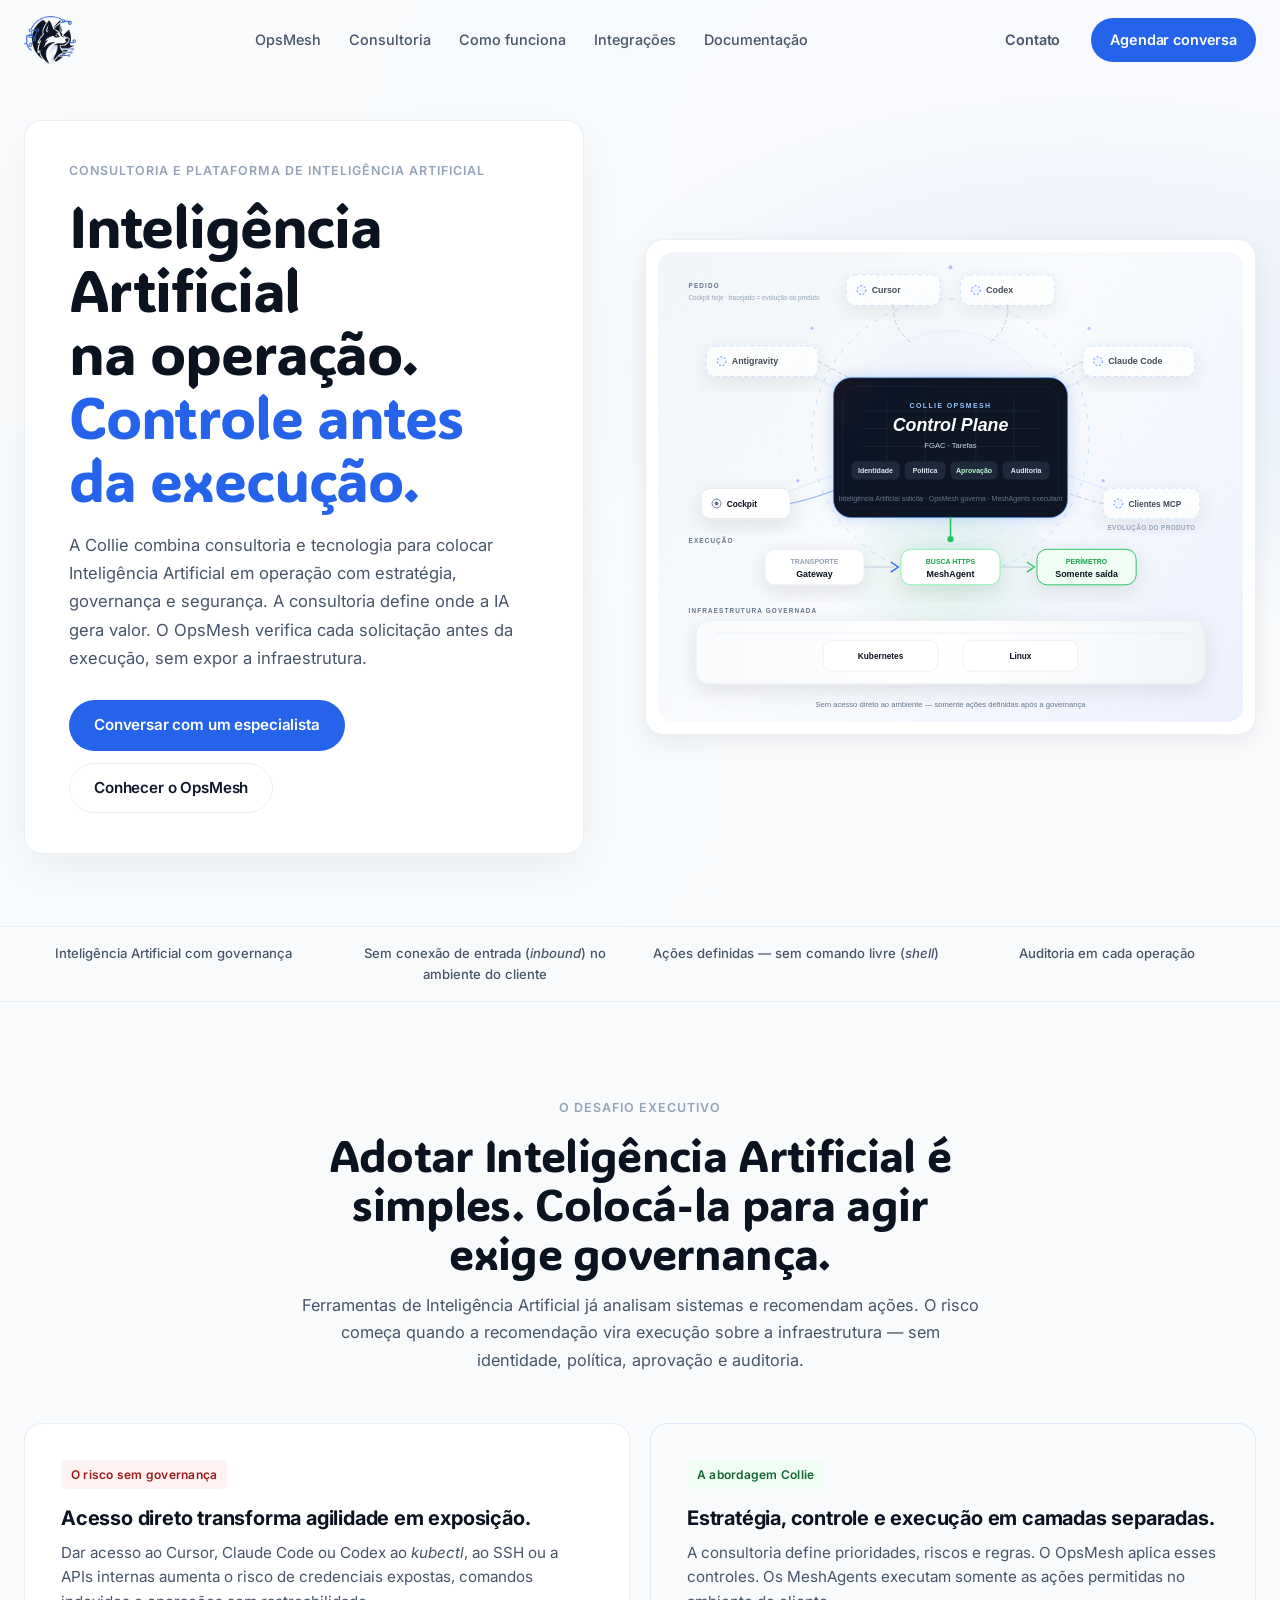
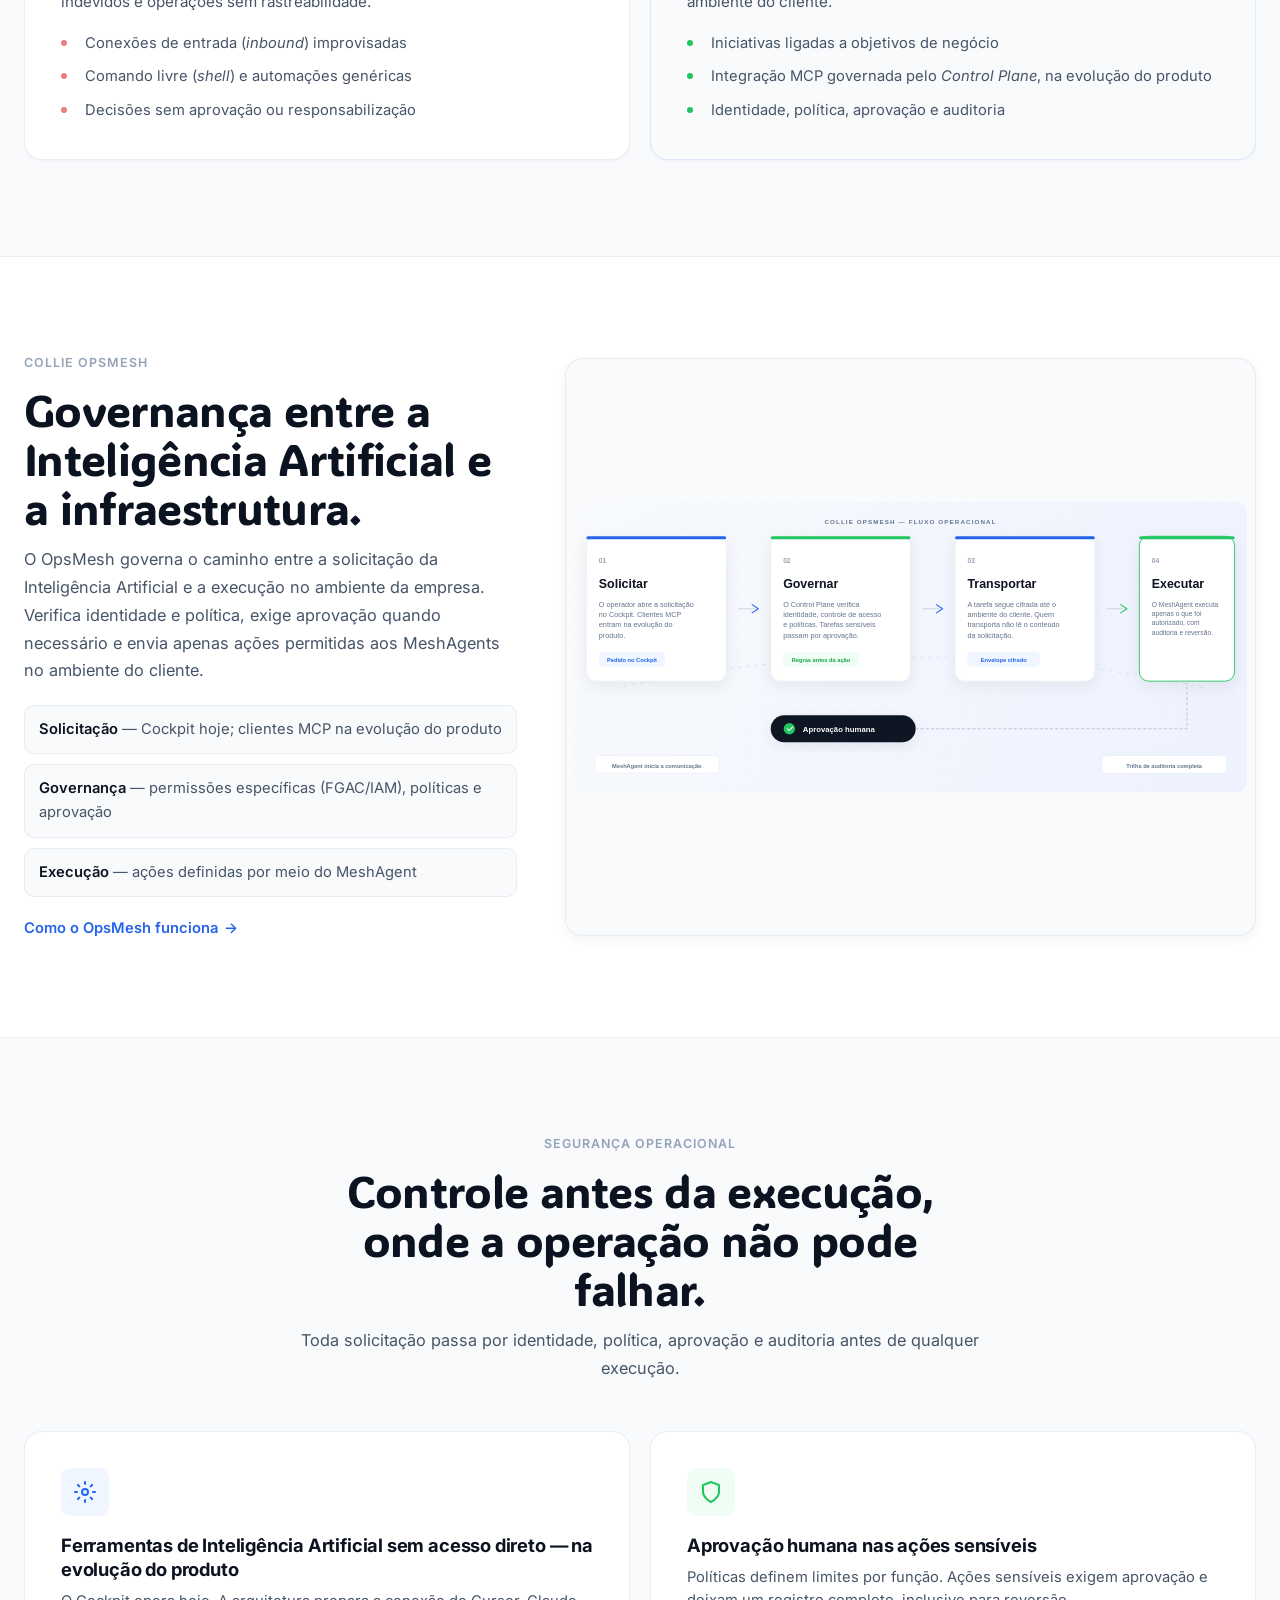
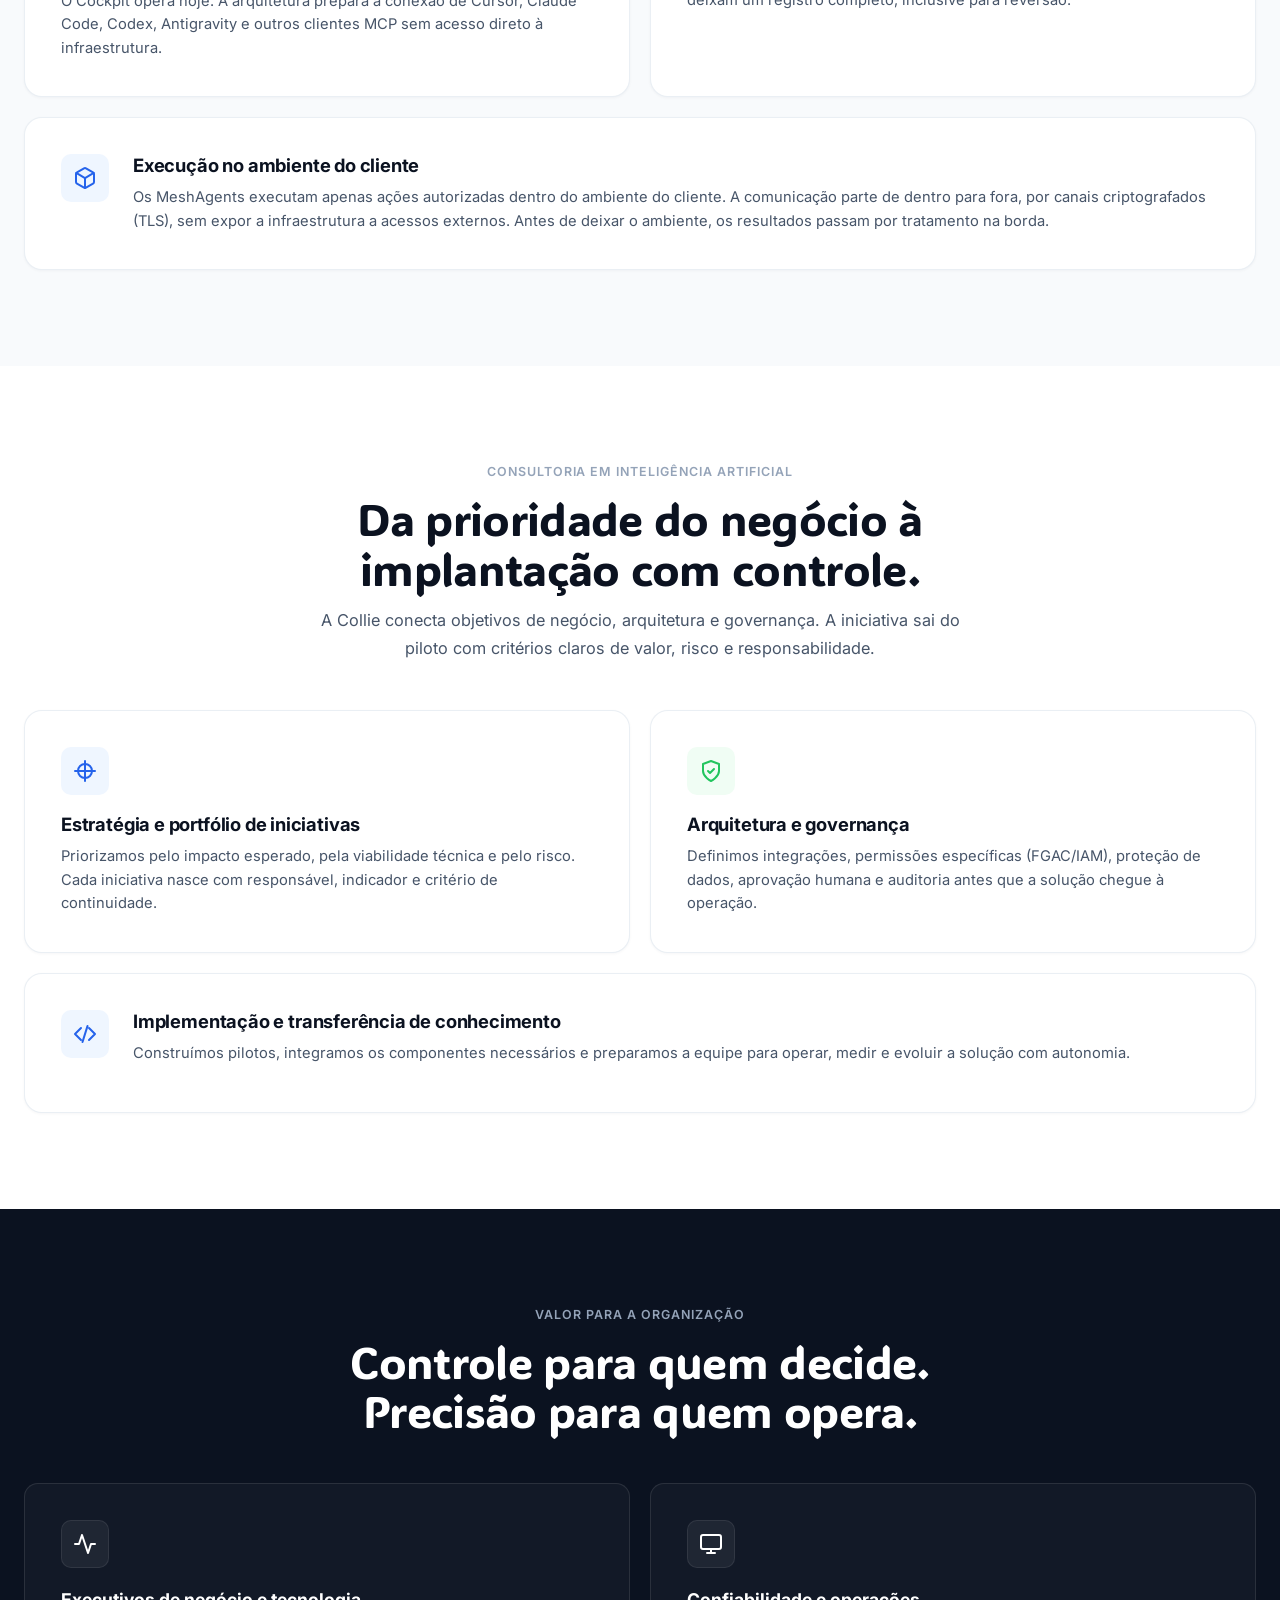
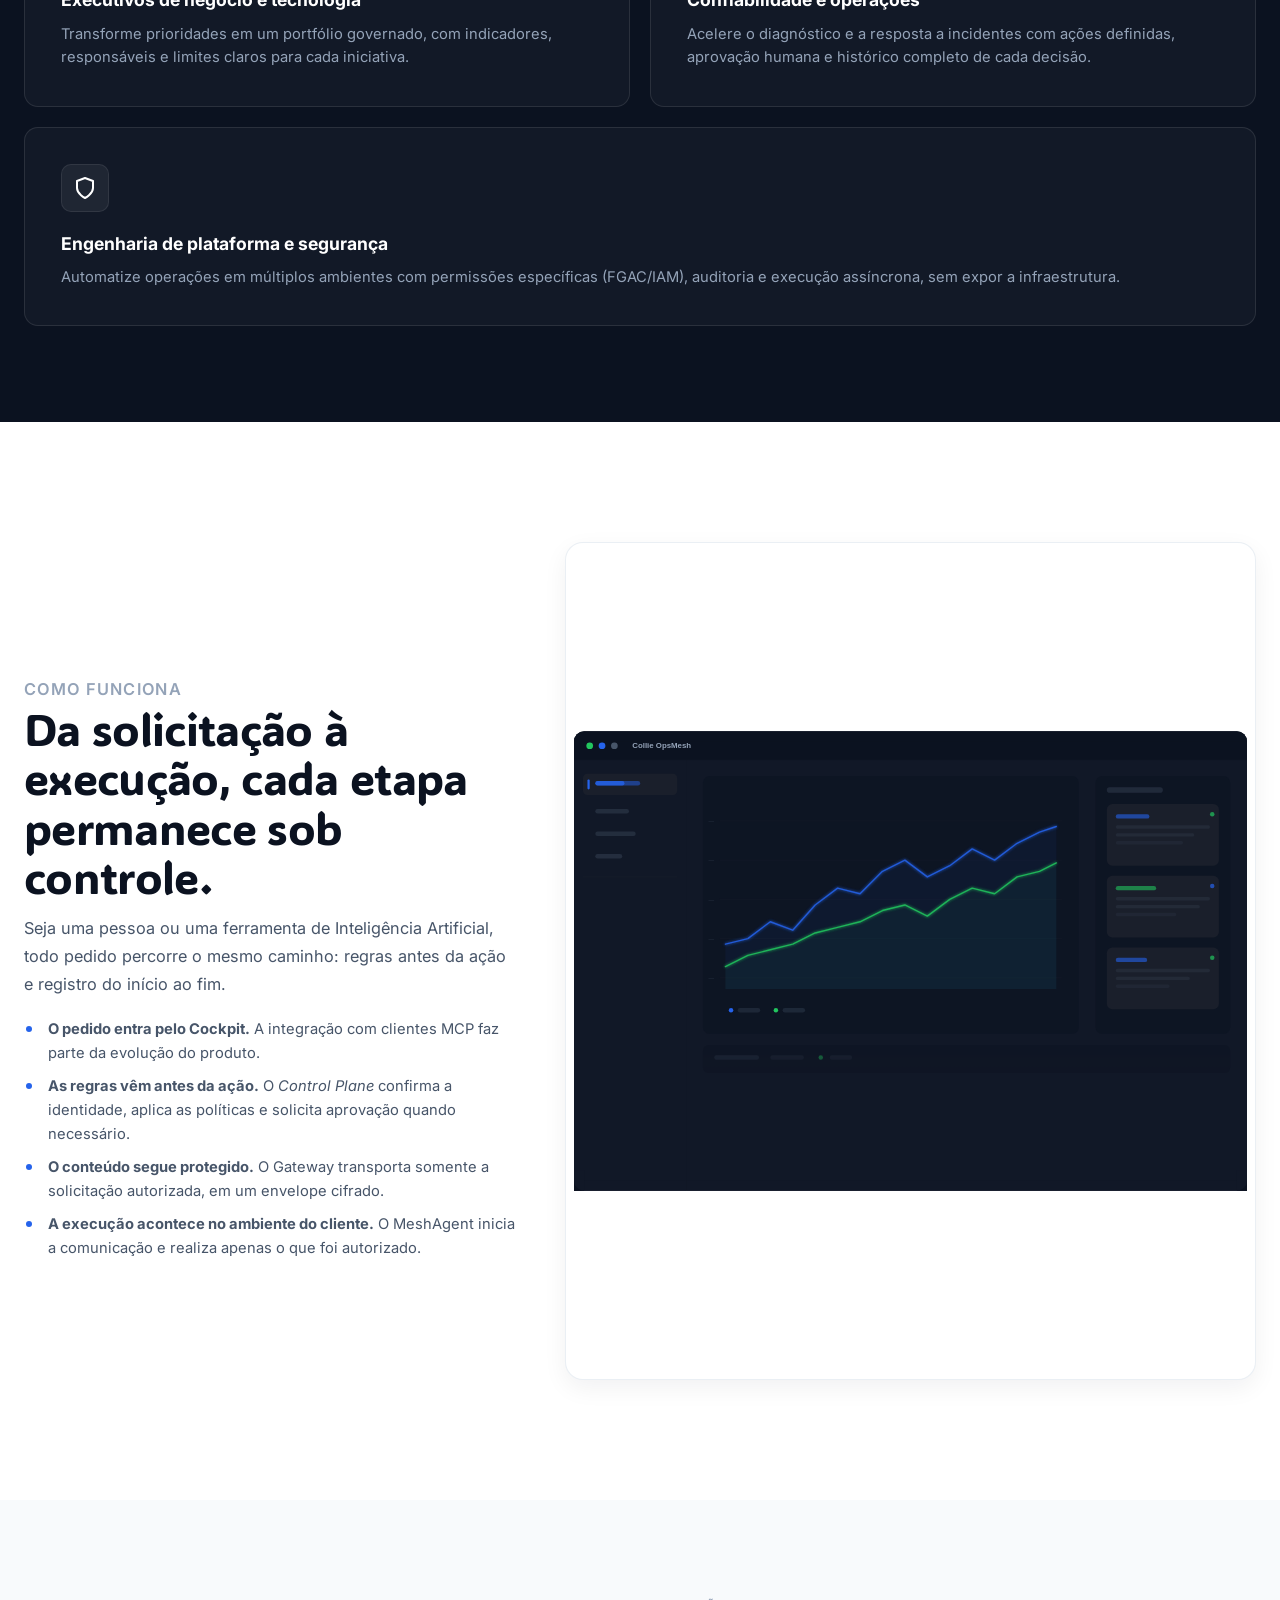
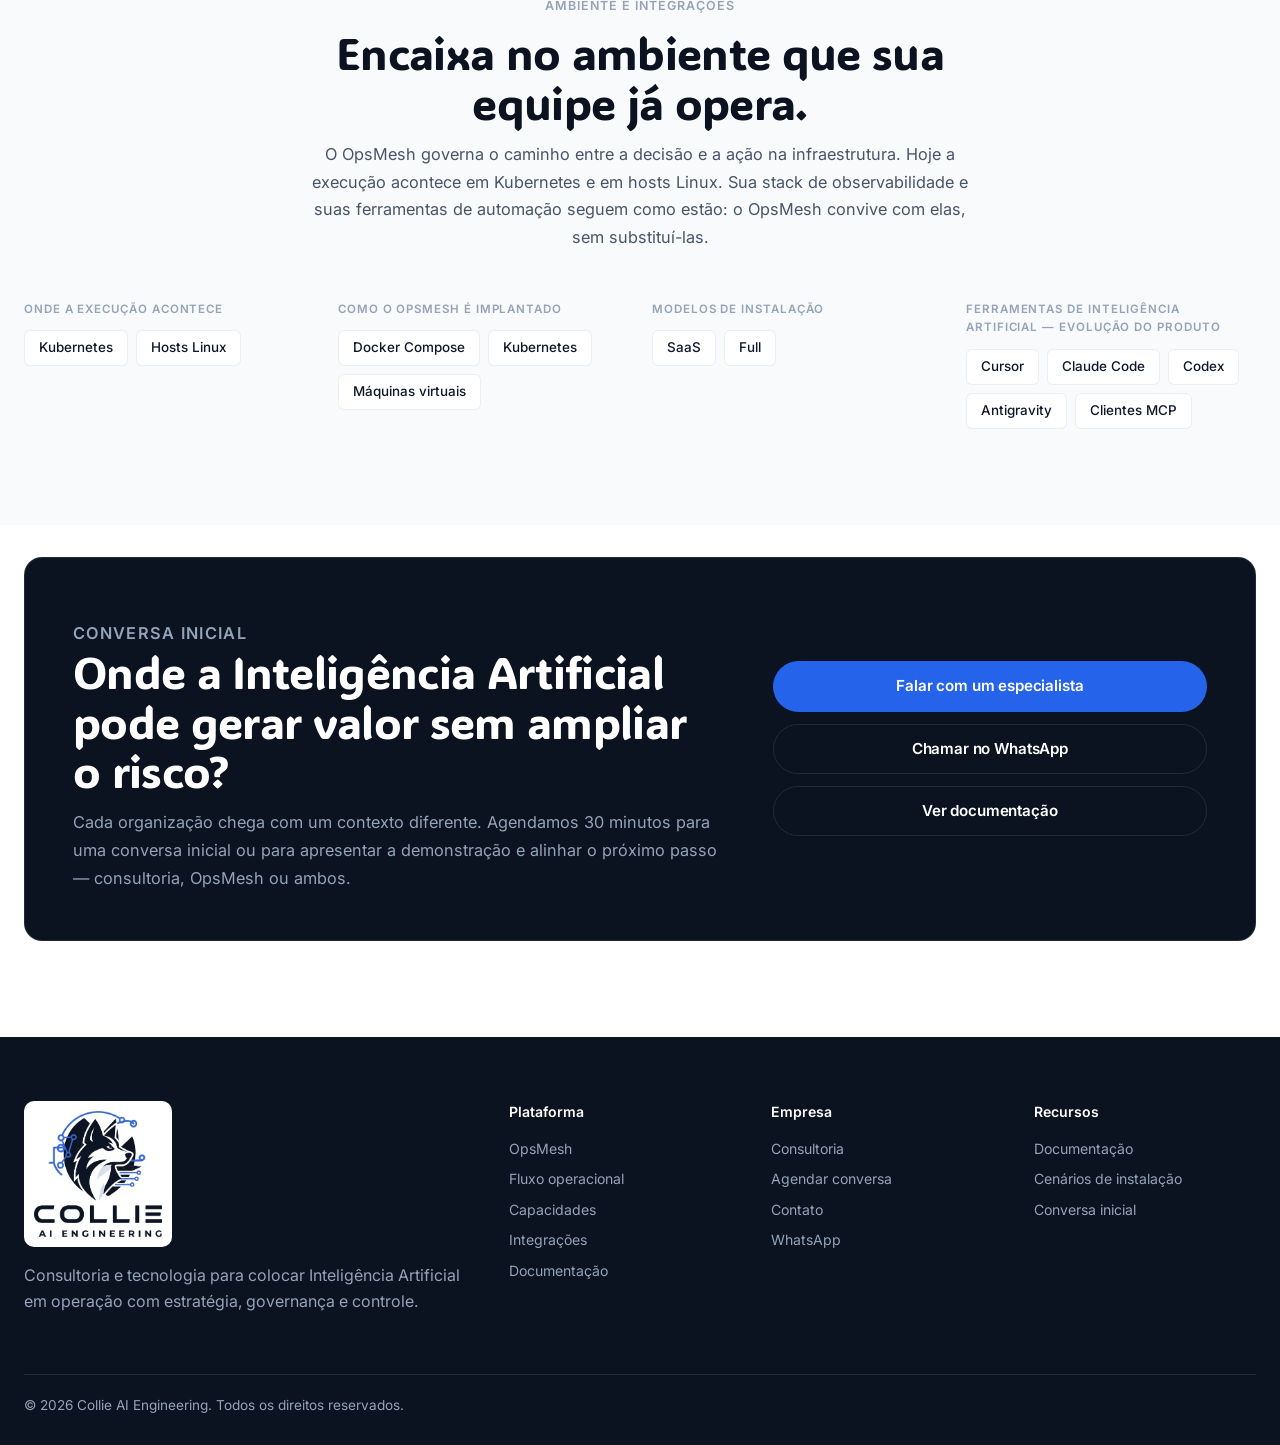
<file: index.html>
<!DOCTYPE html>
<html lang="pt-BR">
<head>
  <meta charset="UTF-8" />
  <meta name="viewport" content="width=device-width, initial-scale=1.0" />
  <title>Collie AI Engineering | Inteligência Artificial com governança</title>
  <meta name="description" content="Collie AI Engineering: consultoria em Inteligência Artificial e Collie OpsMesh — governança e controle antes que agentes de IA executem ações na infraestrutura." />
  <meta name="theme-color" content="#0B1220" />
  <link rel="canonical" href="https://www.collie.ia.br/" />
  <meta property="og:title" content="Collie AI Engineering — Inteligência Artificial com governança" />
  <meta property="og:description" content="Consultoria e Collie OpsMesh: estratégia, governança e controle antes da execução." />
  <meta property="og:type" content="website" />
  <meta property="og:url" content="https://www.collie.ia.br/" />
  <meta property="og:locale" content="pt_BR" />
  <meta property="og:image" content="https://www.collie.ia.br/img/collie-lockup.png" />
  <meta property="og:site_name" content="Collie AI Engineering" />
  <meta name="twitter:card" content="summary_large_image" />
  <meta name="twitter:title" content="Collie AI Engineering — Inteligência Artificial com governança" />
  <meta name="twitter:description" content="Consultoria e Collie OpsMesh: estratégia, governança e controle antes da execução." />
  <meta name="twitter:image" content="https://www.collie.ia.br/img/collie-lockup.png" />
  <script type="application/ld+json">
  {
    "@context": "https://schema.org",
    "@graph": [
      {
        "@type": "Organization",
        "@id": "https://www.collie.ia.br/#organization",
        "name": "Collie AI Engineering",
        "alternateName": ["Collie", "Collie AI"],
        "url": "https://www.collie.ia.br/",
        "logo": "https://www.collie.ia.br/img/collie-lockup.png",
        "email": "contato@collie.ia.br",
        "description": "A Collie AI Engineering oferece consultoria em Inteligência Artificial e o Collie OpsMesh, plataforma de governança para a execução de ações por agentes de IA.",
        "knowsAbout": [
          "Inteligência Artificial",
          "governança de agentes de IA",
          "OpsMesh",
          "automação operacional",
          "segurança em infraestrutura"
        ]
      },
      {
        "@type": "WebSite",
        "@id": "https://www.collie.ia.br/#website",
        "name": "Collie AI Engineering",
        "url": "https://www.collie.ia.br/",
        "description": "Consultoria e Collie OpsMesh: Inteligência Artificial em operação com estratégia, governança e controle.",
        "inLanguage": "pt-BR",
        "publisher": { "@id": "https://www.collie.ia.br/#organization" }
      },
      {
        "@type": "SoftwareApplication",
        "@id": "https://www.collie.ia.br/#opsmesh",
        "name": "Collie OpsMesh",
        "alternateName": ["OpsMesh", "Collie Ops Mesh"],
        "applicationCategory": "BusinessApplication",
        "operatingSystem": "Linux",
        "url": "https://www.collie.ia.br/#opsmesh",
        "description": "Plataforma de governança entre ferramentas de Inteligência Artificial e a infraestrutura: identidade, permissões específicas (FGAC/IAM), política, aprovação e auditoria antes da execução por MeshAgents em Kubernetes e hosts Linux.",
        "provider": { "@id": "https://www.collie.ia.br/#organization" },
        "isPartOf": { "@id": "https://www.collie.ia.br/#website" }
      },
      {
        "@type": "ProfessionalService",
        "@id": "https://www.collie.ia.br/#consulting",
        "name": "Consultoria em Inteligência Artificial",
        "url": "https://www.collie.ia.br/#consulting",
        "description": "Consultoria da Collie para estratégia, arquitetura, governança e implantação de iniciativas de Inteligência Artificial.",
        "provider": { "@id": "https://www.collie.ia.br/#organization" },
        "areaServed": "BR"
      }
    ]
  }
  </script>
  <script defer data-domain="www.collie.ia.br" src="https://plausible.io/js/script.js"></script>
  <link rel="icon" type="image/png" href="img/favicon.png" />
  <link rel="apple-touch-icon" href="img/favicon.png" />
  <link rel="preconnect" href="https://fonts.googleapis.com" />
  <link rel="preconnect" href="https://fonts.gstatic.com" crossorigin />
  <link href="https://fonts.googleapis.com/css2?family=ADLaM+Display&family=Inter:wght@400;500;600;700;800&display=swap" rel="stylesheet" />
  <link rel="stylesheet" href="style.css" />
</head>
<body>
  <a class="skip-link" href="#main">Pular para o conteúdo</a>

  <header class="navbar" id="navbar">
    <div class="container nav-container">
      <a href="#top" class="brand" aria-label="Início da Collie AI Engineering">
        <img src="img/collie-mark.png" width="52" height="48" alt="Collie AI Engineering" />
      </a>

      <button class="mobile-menu-btn" type="button" aria-label="Abrir menu de navegação" aria-controls="primary-navigation" aria-expanded="false">
        <span></span><span></span><span></span>
      </button>

      <nav class="nav-links" id="primary-navigation" aria-label="Navegação principal">
        <a href="#opsmesh" class="nav-link">OpsMesh</a>
        <a href="#consulting" class="nav-link">Consultoria</a>
        <a href="#workflow" class="nav-link">Como funciona</a>
        <a href="#integrations" class="nav-link">Integrações</a>
        <a href="docs/" class="nav-link">Documentação</a>
      </nav>

      <div class="nav-actions" aria-label="Ações do cabeçalho">
        <a href="#demo" class="btn btn-ghost">Contato</a>
        <a href="#demo" class="btn btn-primary">Agendar conversa</a>
      </div>
    </div>
  </header>

  <main id="main">
    <!-- Hero -->
    <section class="hero" id="top" aria-labelledby="hero-title">
      <div class="hero-media" aria-hidden="true">
        <img src="img/hero-topology.svg" width="1800" height="1100" alt="" />
      </div>
      <div class="container hero-grid">
        <div class="hero-content fade-in-up">
          <p class="eyebrow">Consultoria e plataforma de Inteligência Artificial</p>
          <h1 id="hero-title">Inteligência Artificial na operação.<br /><span>Controle antes da execução.</span></h1>
          <p class="hero-subtitle">A Collie combina consultoria e tecnologia para colocar Inteligência Artificial em operação com estratégia, governança e segurança. A consultoria define onde a IA gera valor. O OpsMesh verifica cada solicitação antes da execução, sem expor a infraestrutura.</p>
          <div class="hero-actions">
            <a href="#demo" class="btn btn-primary btn-lg">Conversar com um especialista</a>
            <a href="#opsmesh" class="btn btn-outline btn-lg">Conhecer o OpsMesh</a>
          </div>
        </div>
        <div class="hero-visual fade-in-up" aria-hidden="false">
          <img
            class="hero-architecture"
            src="img/hero-architecture.svg"
            width="920"
            height="740"
            alt="O Collie OpsMesh governa identidade, política, aprovação e auditoria antes que MeshAgents executem ações na infraestrutura."
          />
        </div>
      </div>
    </section>

    <!-- Trust strip -->
    <section class="trust-strip" aria-label="Sinais de confiança">
      <div class="container trust-grid">
        <span>Inteligência Artificial com governança</span>
        <span>Sem conexão de entrada (<em>inbound</em>) no ambiente do cliente</span>
        <span>Ações definidas — sem comando livre (<em>shell</em>)</span>
        <span>Auditoria em cada operação</span>
      </div>
    </section>

    <!-- A lacuna operacional -->
    <section class="section problem" aria-labelledby="problem-title">
      <div class="container">
        <div class="section-header fade-in-up">
          <p class="section-kicker">O desafio executivo</p>
          <h2 id="problem-title">Adotar Inteligência Artificial é simples. Colocá-la para agir exige governança.</h2>
          <p>Ferramentas de Inteligência Artificial já analisam sistemas e recomendam ações. O risco começa quando a recomendação vira execução sobre a infraestrutura — sem identidade, política, aprovação e auditoria.</p>
        </div>
        <div class="comparison-grid">
          <article class="comparison-card fade-in-up">
            <span class="card-tag danger">O risco sem governança</span>
            <h3>Acesso direto transforma agilidade em exposição.</h3>
            <p>Dar acesso ao Cursor, Claude Code ou Codex ao <em>kubectl</em>, ao SSH ou a APIs internas aumenta o risco de credenciais expostas, comandos indevidos e operações sem rastreabilidade.</p>
            <ul>
              <li>Conexões de entrada (<em>inbound</em>) improvisadas</li>
              <li>Comando livre (<em>shell</em>) e automações genéricas</li>
              <li>Decisões sem aprovação ou responsabilização</li>
            </ul>
          </article>
          <article class="comparison-card accent fade-in-up">
            <span class="card-tag success">A abordagem Collie</span>
            <h3>Estratégia, controle e execução em camadas separadas.</h3>
            <p>A consultoria define prioridades, riscos e regras. O OpsMesh aplica esses controles. Os MeshAgents executam somente as ações permitidas no ambiente do cliente.</p>
            <ul>
              <li>Iniciativas ligadas a objetivos de negócio</li>
              <li>Integração MCP governada pelo <em>Control Plane</em>, na evolução do produto</li>
              <li>Identidade, política, aprovação e auditoria</li>
            </ul>
          </article>
        </div>
      </div>
    </section>

    <!-- OpsMesh -->
    <section class="section opsmesh" id="opsmesh" aria-labelledby="opsmesh-title">
      <div class="container opsmesh-grid">
        <div class="section-header align-left fade-in-up">
          <p class="section-kicker">Collie OpsMesh</p>
          <h2 id="opsmesh-title">Governança entre a Inteligência Artificial e a infraestrutura.</h2>
          <p>O OpsMesh governa o caminho entre a solicitação da Inteligência Artificial e a execução no ambiente da empresa. Verifica identidade e política, exige aprovação quando necessário e envia apenas ações permitidas aos MeshAgents no ambiente do cliente.</p>
          <ul class="opsmesh-pillars">
            <li><strong>Solicitação</strong> — Cockpit hoje; clientes MCP na evolução do produto</li>
            <li><strong>Governança</strong> — permissões específicas (FGAC/IAM), políticas e aprovação</li>
            <li><strong>Execução</strong> — ações definidas por meio do MeshAgent</li>
          </ul>
          <a href="docs/como-funciona.html" class="text-link">Como o OpsMesh funciona</a>
        </div>
        <div class="opsmesh-visual fade-in-up">
          <img src="img/opsmesh-flow.svg" width="1300" height="560" loading="lazy" alt="Fluxo operacional do Collie OpsMesh em quatro etapas: solicitar, governar, transportar e executar, com aprovação humana quando necessário." />
        </div>
      </div>
    </section>

    <!-- Capacidades da plataforma -->
    <section class="section platform" id="platform" aria-labelledby="platform-title">
      <div class="container">
        <div class="section-header fade-in-up">
          <p class="section-kicker">Segurança operacional</p>
          <h2 id="platform-title">Controle antes da execução, onde a operação não pode falhar.</h2>
          <p>Toda solicitação passa por identidade, política, aprovação e auditoria antes de qualquer execução.</p>
        </div>
        <div class="features-grid">
          <article class="feature-card fade-in-up">
            <div class="feature-icon blue" aria-hidden="true">
              <svg width="24" height="24" viewBox="0 0 24 24" fill="none" stroke="currentColor" stroke-width="2" stroke-linecap="round" stroke-linejoin="round"><circle cx="12" cy="12" r="3"/><path d="M12 2v2"/><path d="M12 20v2"/><path d="M4.93 4.93l1.41 1.41"/><path d="M17.66 17.66l1.41 1.41"/><path d="M2 12h2"/><path d="M20 12h2"/><path d="M4.93 19.07l1.41-1.41"/><path d="M17.66 6.34l1.41-1.41"/></svg>
            </div>
            <h3>Ferramentas de Inteligência Artificial sem acesso direto — na evolução do produto</h3>
            <p>O Cockpit opera hoje. A arquitetura prepara a conexão de Cursor, Claude Code, Codex, Antigravity e outros clientes MCP sem acesso direto à infraestrutura.</p>
          </article>
          <article class="feature-card fade-in-up">
            <div class="feature-icon green" aria-hidden="true">
              <svg width="24" height="24" viewBox="0 0 24 24" fill="none" stroke="currentColor" stroke-width="2" stroke-linecap="round" stroke-linejoin="round"><path d="M12 22s8-4 8-10V5l-8-3-8 3v7c0 6 8 10 8 10z"/></svg>
            </div>
            <h3>Aprovação humana nas ações sensíveis</h3>
            <p>Políticas definem limites por função. Ações sensíveis exigem aprovação e deixam um registro completo, inclusive para reversão.</p>
          </article>
          <article class="feature-card card-wide fade-in-up">
            <div class="feature-icon blue" aria-hidden="true">
              <svg width="24" height="24" viewBox="0 0 24 24" fill="none" stroke="currentColor" stroke-width="2" stroke-linecap="round" stroke-linejoin="round"><path d="M21 16V8a2 2 0 0 0-1-1.73l-7-4a2 2 0 0 0-2 0l-7 4A2 2 0 0 0 3 8v8a2 2 0 0 0 1 1.73l7 4a2 2 0 0 0 2 0l7-4A2 2 0 0 0 21 16z"/><polyline points="3.27 6.96 12 12.01 20.73 6.96"/><line x1="12" y1="22.08" x2="12" y2="12"/></svg>
            </div>
            <div>
              <h3>Execução no ambiente do cliente</h3>
              <p>Os MeshAgents executam apenas ações autorizadas dentro do ambiente do cliente. A comunicação parte de dentro para fora, por canais criptografados (TLS), sem expor a infraestrutura a acessos externos. Antes de deixar o ambiente, os resultados passam por tratamento na borda.</p>
            </div>
          </article>
        </div>
      </div>
    </section>

    <!-- Consultoria -->
    <section class="section" id="consulting" aria-labelledby="consulting-title">
      <div class="container">
        <div class="section-header fade-in-up">
          <p class="section-kicker">Consultoria em Inteligência Artificial</p>
          <h2 id="consulting-title">Da prioridade do negócio à implantação com controle.</h2>
          <p>A Collie conecta objetivos de negócio, arquitetura e governança. A iniciativa sai do piloto com critérios claros de valor, risco e responsabilidade.</p>
        </div>
        <div class="features-grid">
          <article class="feature-card fade-in-up">
            <div class="feature-icon blue" aria-hidden="true">
              <svg width="24" height="24" viewBox="0 0 24 24" fill="none" stroke="currentColor" stroke-width="2" stroke-linecap="round" stroke-linejoin="round"><path d="M12 2v20"/><path d="M2 12h20"/><circle cx="12" cy="12" r="7"/></svg>
            </div>
            <h3>Estratégia e portfólio de iniciativas</h3>
            <p>Priorizamos pelo impacto esperado, pela viabilidade técnica e pelo risco. Cada iniciativa nasce com responsável, indicador e critério de continuidade.</p>
          </article>
          <article class="feature-card fade-in-up">
            <div class="feature-icon green" aria-hidden="true">
              <svg width="24" height="24" viewBox="0 0 24 24" fill="none" stroke="currentColor" stroke-width="2" stroke-linecap="round" stroke-linejoin="round"><path d="M12 22s8-4 8-10V5l-8-3-8 3v7c0 6 8 10 8 10z"/><path d="M9 12l2 2 4-4"/></svg>
            </div>
            <h3>Arquitetura e governança</h3>
            <p>Definimos integrações, permissões específicas (FGAC/IAM), proteção de dados, aprovação humana e auditoria antes que a solução chegue à operação.</p>
          </article>
          <article class="feature-card card-wide fade-in-up">
            <div class="feature-icon blue" aria-hidden="true">
              <svg width="24" height="24" viewBox="0 0 24 24" fill="none" stroke="currentColor" stroke-width="2" stroke-linecap="round" stroke-linejoin="round"><path d="M16 18l6-6-6-6"/><path d="M8 6l-6 6 6 6"/><path d="M14.5 4l-5 16"/></svg>
            </div>
            <div>
              <h3>Implementação e transferência de conhecimento</h3>
              <p>Construímos pilotos, integramos os componentes necessários e preparamos a equipe para operar, medir e evoluir a solução com autonomia.</p>
            </div>
          </article>
        </div>
      </div>
    </section>

    <!-- Para quem é -->
    <section class="section personas" aria-labelledby="personas-title">
      <div class="container">
        <div class="section-header fade-in-up">
          <p class="section-kicker">Valor para a organização</p>
          <h2 id="personas-title">Controle para quem decide. Precisão para quem opera.</h2>
        </div>
        <div class="personas-grid">
          <article class="persona-card fade-in-up">
            <div class="persona-icon" aria-hidden="true">
              <svg width="24" height="24" viewBox="0 0 24 24" fill="none" stroke="currentColor" stroke-width="2" stroke-linecap="round" stroke-linejoin="round"><polyline points="22 12 18 12 15 21 9 3 6 12 2 12"/></svg>
            </div>
            <h3>Executivos de negócio e tecnologia</h3>
            <p>Transforme prioridades em um portfólio governado, com indicadores, responsáveis e limites claros para cada iniciativa.</p>
          </article>
          <article class="persona-card fade-in-up">
            <div class="persona-icon" aria-hidden="true">
              <svg width="24" height="24" viewBox="0 0 24 24" fill="none" stroke="currentColor" stroke-width="2" stroke-linecap="round" stroke-linejoin="round"><rect x="2" y="3" width="20" height="14" rx="2" ry="2"/><line x1="8" y1="21" x2="16" y2="21"/><line x1="12" y1="17" x2="12" y2="21"/></svg>
            </div>
            <h3>Confiabilidade e operações</h3>
            <p>Acelere o diagnóstico e a resposta a incidentes com ações definidas, aprovação humana e histórico completo de cada decisão.</p>
          </article>
          <article class="persona-card card-wide fade-in-up">
            <div class="persona-icon" aria-hidden="true">
              <svg width="24" height="24" viewBox="0 0 24 24" fill="none" stroke="currentColor" stroke-width="2" stroke-linecap="round" stroke-linejoin="round"><path d="M12 22s8-4 8-10V5l-8-3-8 3v7c0 6 8 10 8 10z"/></svg>
            </div>
            <h3>Engenharia de plataforma e segurança</h3>
            <p>Automatize operações em múltiplos ambientes com permissões específicas (FGAC/IAM), auditoria e execução assíncrona, sem expor a infraestrutura.</p>
          </article>
        </div>
      </div>
    </section>

    <!-- Fluxo operacional -->
    <section class="section section--lg showcase" id="workflow" aria-labelledby="workflow-title">
      <div class="container showcase-grid">
        <div class="showcase-copy fade-in-up">
          <p class="section-kicker">Como funciona</p>
          <h2 id="workflow-title">Da solicitação à execução, cada etapa permanece sob controle.</h2>
          <p>Seja uma pessoa ou uma ferramenta de Inteligência Artificial, todo pedido percorre o mesmo caminho: regras antes da ação e registro do início ao fim.</p>
          <ul class="check-list">
            <li><strong>O pedido entra pelo Cockpit.</strong> A integração com clientes MCP faz parte da evolução do produto.</li>
            <li><strong>As regras vêm antes da ação.</strong> O <em>Control Plane</em> confirma a identidade, aplica as políticas e solicita aprovação quando necessário.</li>
            <li><strong>O conteúdo segue protegido.</strong> O Gateway transporta somente a solicitação autorizada, em um envelope cifrado.</li>
            <li><strong>A execução acontece no ambiente do cliente.</strong> O MeshAgent inicia a comunicação e realiza apenas o que foi autorizado.</li>
          </ul>
        </div>
        <div class="dashboard-card fade-in-up">
          <img src="img/dashboard-mockup.svg" width="1200" height="820" loading="lazy" alt="Ilustração da interface do Collie OpsMesh: representação do painel, sem dados reais." />
        </div>
      </div>
    </section>

    <!-- Integrações -->
    <section class="section integrations" id="integrations" aria-labelledby="integrations-title">
      <div class="container">
        <div class="section-header fade-in-up">
          <p class="section-kicker">Ambiente e integrações</p>
          <h2 id="integrations-title">Encaixa no ambiente que sua equipe já opera.</h2>
          <p>O OpsMesh governa o caminho entre a decisão e a ação na infraestrutura. Hoje a execução acontece em Kubernetes e em hosts Linux. Sua stack de observabilidade e suas ferramentas de automação seguem como estão: o OpsMesh convive com elas, sem substituí-las.</p>
        </div>
        <div class="integration-groups fade-in-up">
          <div class="integration-group">
            <h4>Onde a execução acontece</h4>
            <div class="integration-group-badges">
              <span>Kubernetes</span>
              <span>Hosts Linux</span>
            </div>
          </div>
          <div class="integration-group">
            <h4>Como o OpsMesh é implantado</h4>
            <div class="integration-group-badges">
              <span>Docker Compose</span>
              <span>Kubernetes</span>
              <span>Máquinas virtuais</span>
            </div>
          </div>
          <div class="integration-group">
            <h4>Modelos de instalação</h4>
            <div class="integration-group-badges">
              <span>SaaS</span>
              <span>Full</span>
            </div>
          </div>
          <div class="integration-group">
            <h4>Ferramentas de Inteligência Artificial — evolução do produto</h4>
            <div class="integration-group-badges">
              <span>Cursor</span>
              <span>Claude Code</span>
              <span>Codex</span>
              <span>Antigravity</span>
              <span>Clientes MCP</span>
            </div>
          </div>
        </div>
      </div>
    </section>

    <!-- CTA -->
    <section class="section cta-section" id="demo" aria-labelledby="cta-title">
      <div class="container">
        <div class="cta-card fade-in-up">
          <div class="cta-content">
            <p class="section-kicker">Conversa inicial</p>
            <h2 id="cta-title">Onde a Inteligência Artificial pode gerar valor sem ampliar o risco?</h2>
            <p>Cada organização chega com um contexto diferente. Agendamos 30 minutos para uma conversa inicial ou para apresentar a demonstração e alinhar o próximo passo — consultoria, OpsMesh ou ambos.</p>
          </div>
          <div class="cta-actions-col">
            <a href="mailto:contato@collie.ia.br?subject=Conversa%20sobre%20Intelig%C3%AAncia%20Artificial%20e%20OpsMesh" class="btn btn-primary btn-lg">Falar com um especialista</a>
            <a href="https://wa.me/5561982505951?text=Ol%C3%A1%2C%20quero%20conversar%20sobre%20Intelig%C3%AAncia%20Artificial%20e%20o%20Collie%20OpsMesh." class="btn btn-outline btn-lg" target="_blank" rel="noopener">Chamar no WhatsApp</a>
            <a href="docs/" class="btn btn-outline btn-lg">Ver documentação</a>
          </div>
        </div>
      </div>
    </section>
  </main>

  <!-- Footer -->
  <footer class="footer" id="empresa">
    <div class="container footer-grid">
      <div class="footer-brand">
        <img src="img/collie-lockup.png" width="150" height="148" loading="lazy" alt="Collie AI Engineering" />
        <p>Consultoria e tecnologia para colocar Inteligência Artificial em operação com estratégia, governança e controle.</p>
      </div>
      <nav aria-label="Links da plataforma no rodapé">
        <h3>Plataforma</h3>
        <a href="#opsmesh">OpsMesh</a>
        <a href="#workflow">Fluxo operacional</a>
        <a href="#platform">Capacidades</a>
        <a href="#integrations">Integrações</a>
        <a href="docs/">Documentação</a>
      </nav>
      <nav aria-label="Links da empresa no rodapé">
        <h3>Empresa</h3>
        <a href="#consulting">Consultoria</a>
        <a href="#demo">Agendar conversa</a>
        <a href="mailto:contato@collie.ia.br">Contato</a>
        <a href="https://wa.me/5561982505951" target="_blank" rel="noopener">WhatsApp</a>
      </nav>
      <nav aria-label="Links de recursos no rodapé">
        <h3>Recursos</h3>
        <a href="docs/">Documentação</a>
        <a href="docs/cenarios.html">Cenários de instalação</a>
        <a href="#demo">Conversa inicial</a>
      </nav>
    </div>
    <div class="container footer-bottom">
      <p>&copy; 2026 Collie AI Engineering. Todos os direitos reservados.</p>
    </div>
  </footer>

  <script src="script.js"></script>
</body>
</html>
</file>
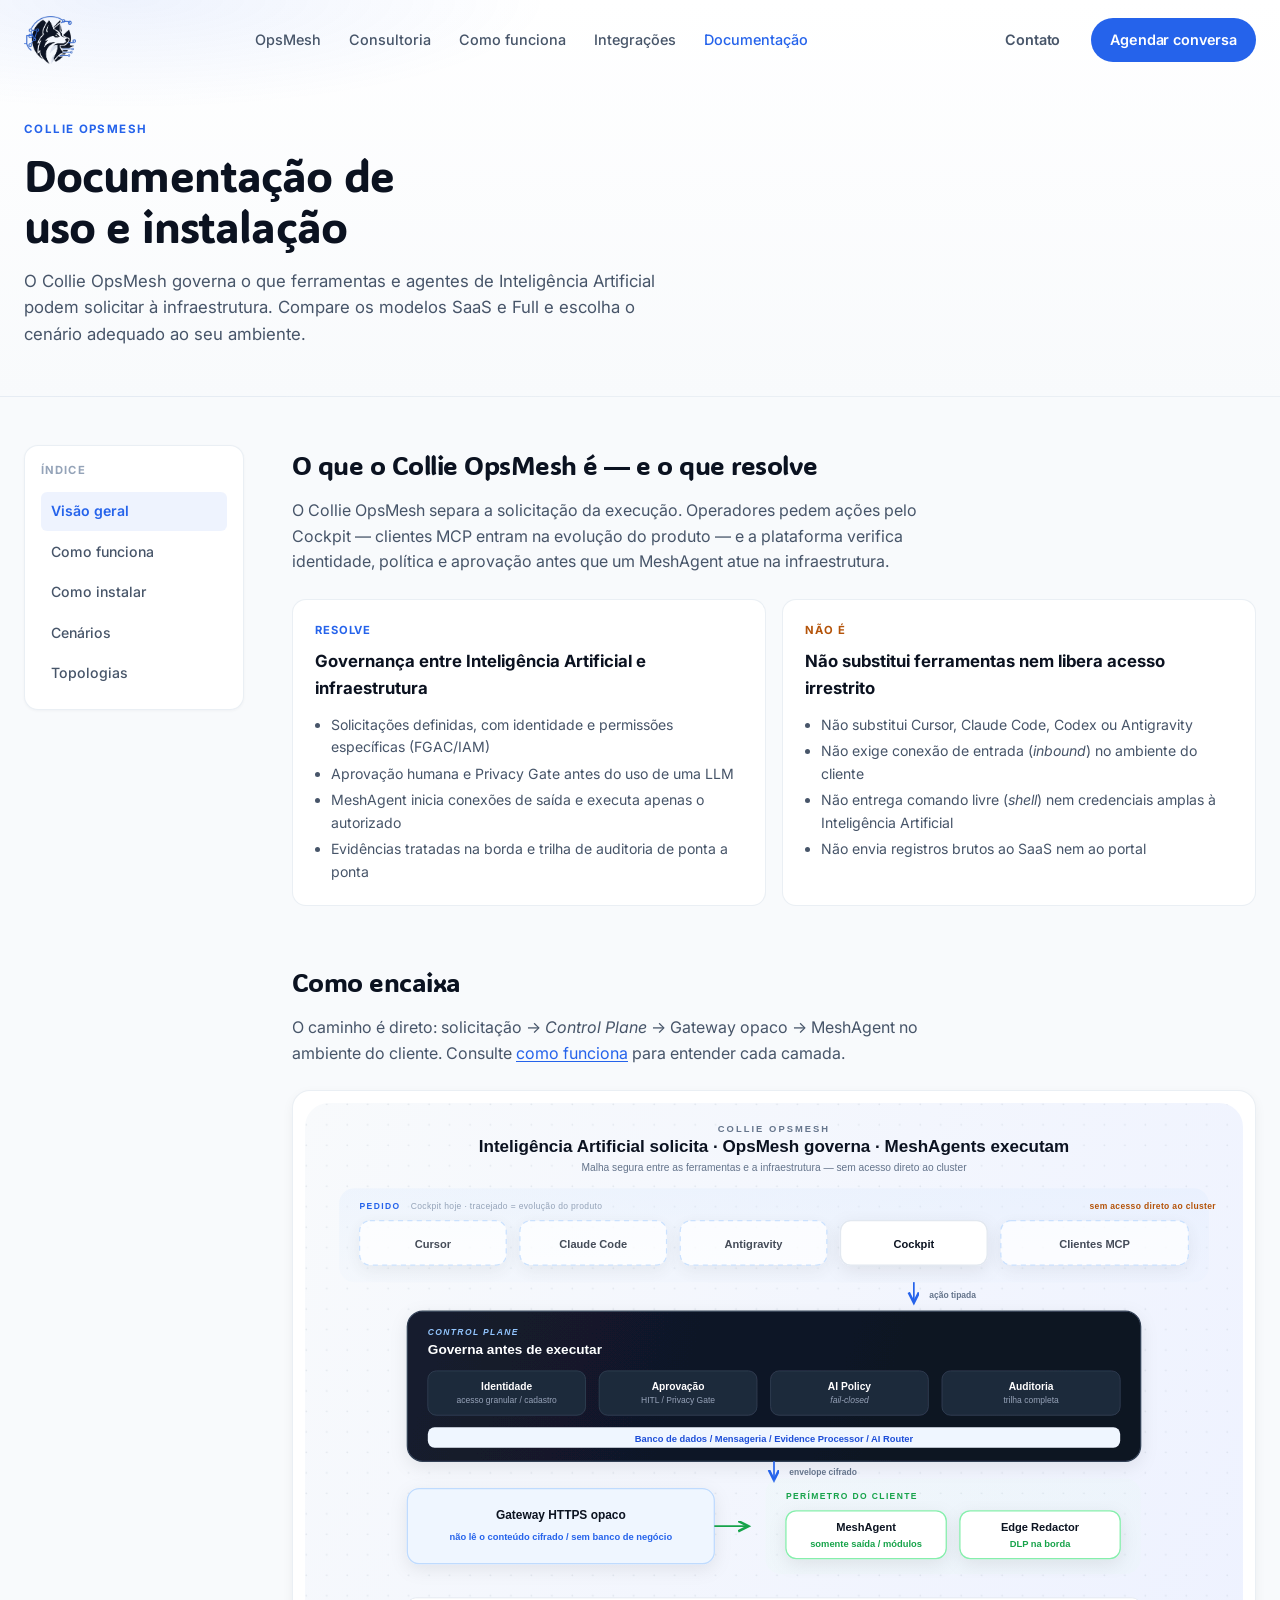
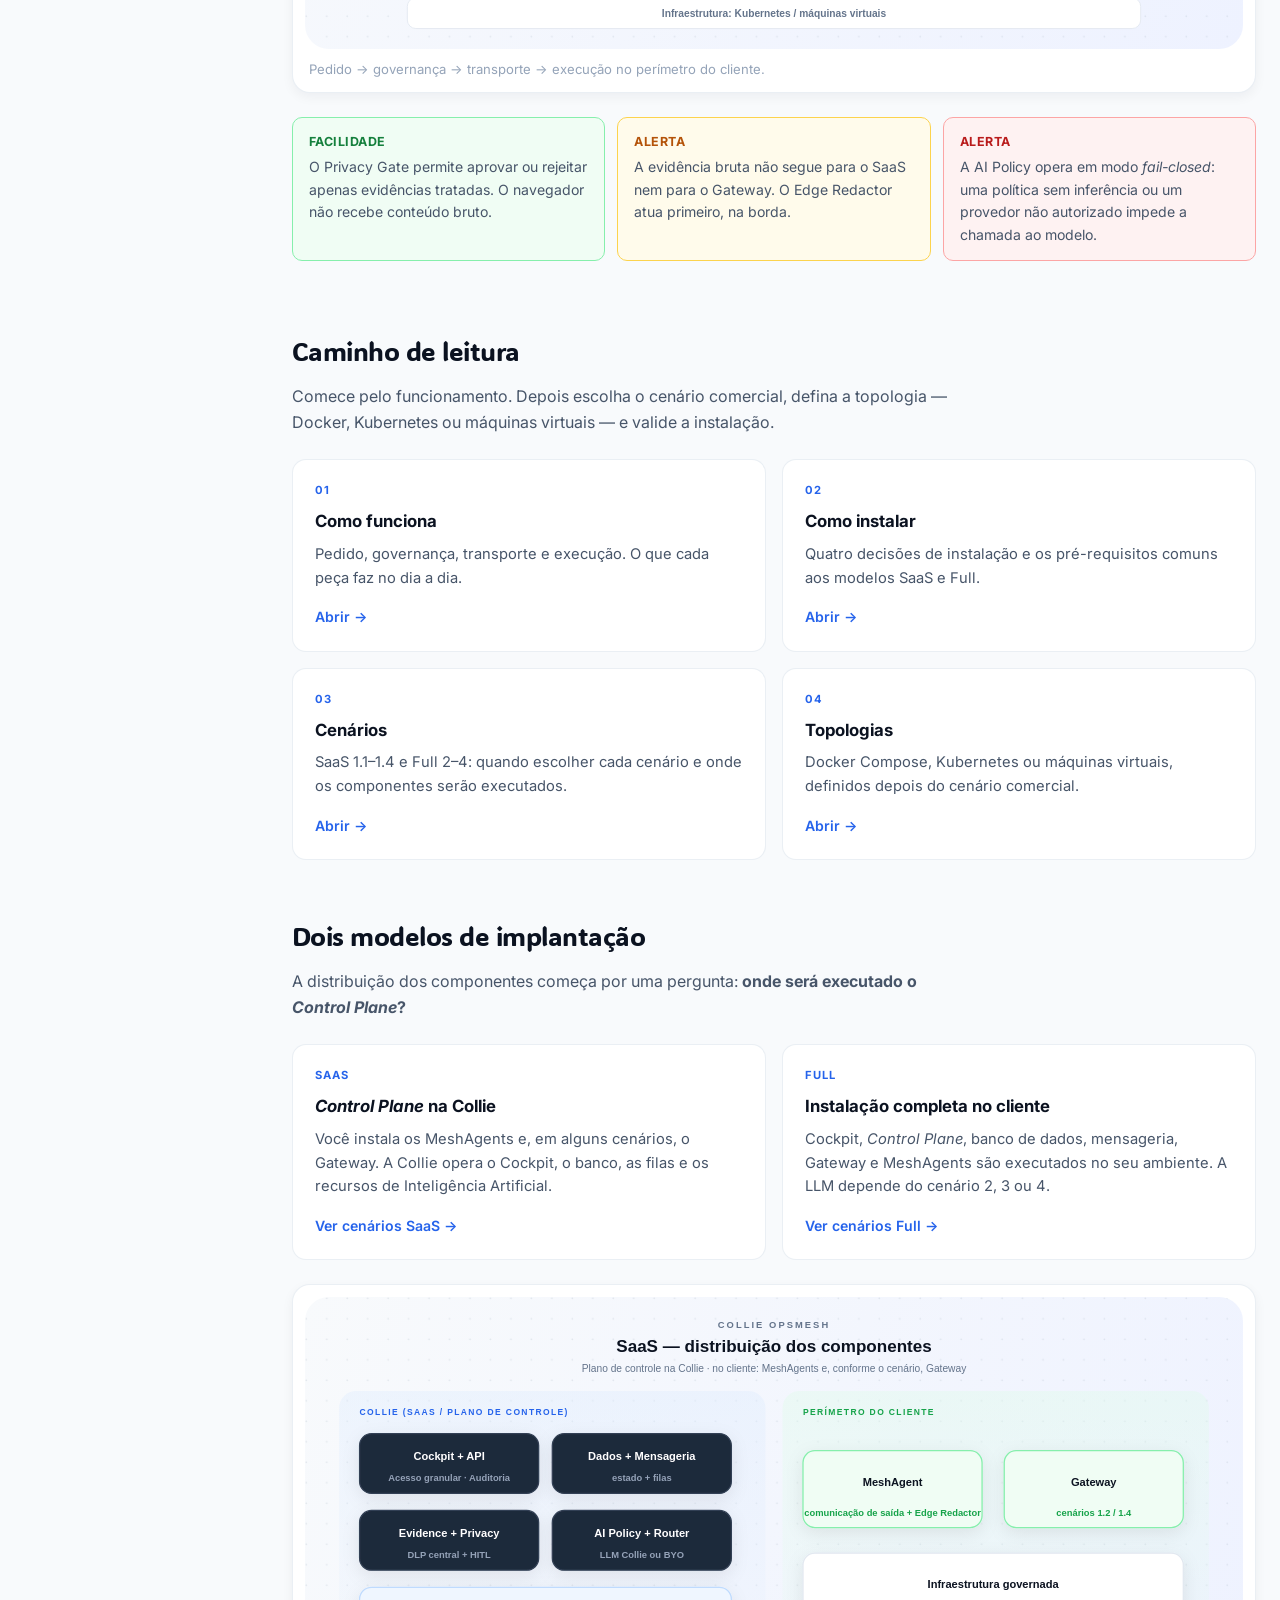
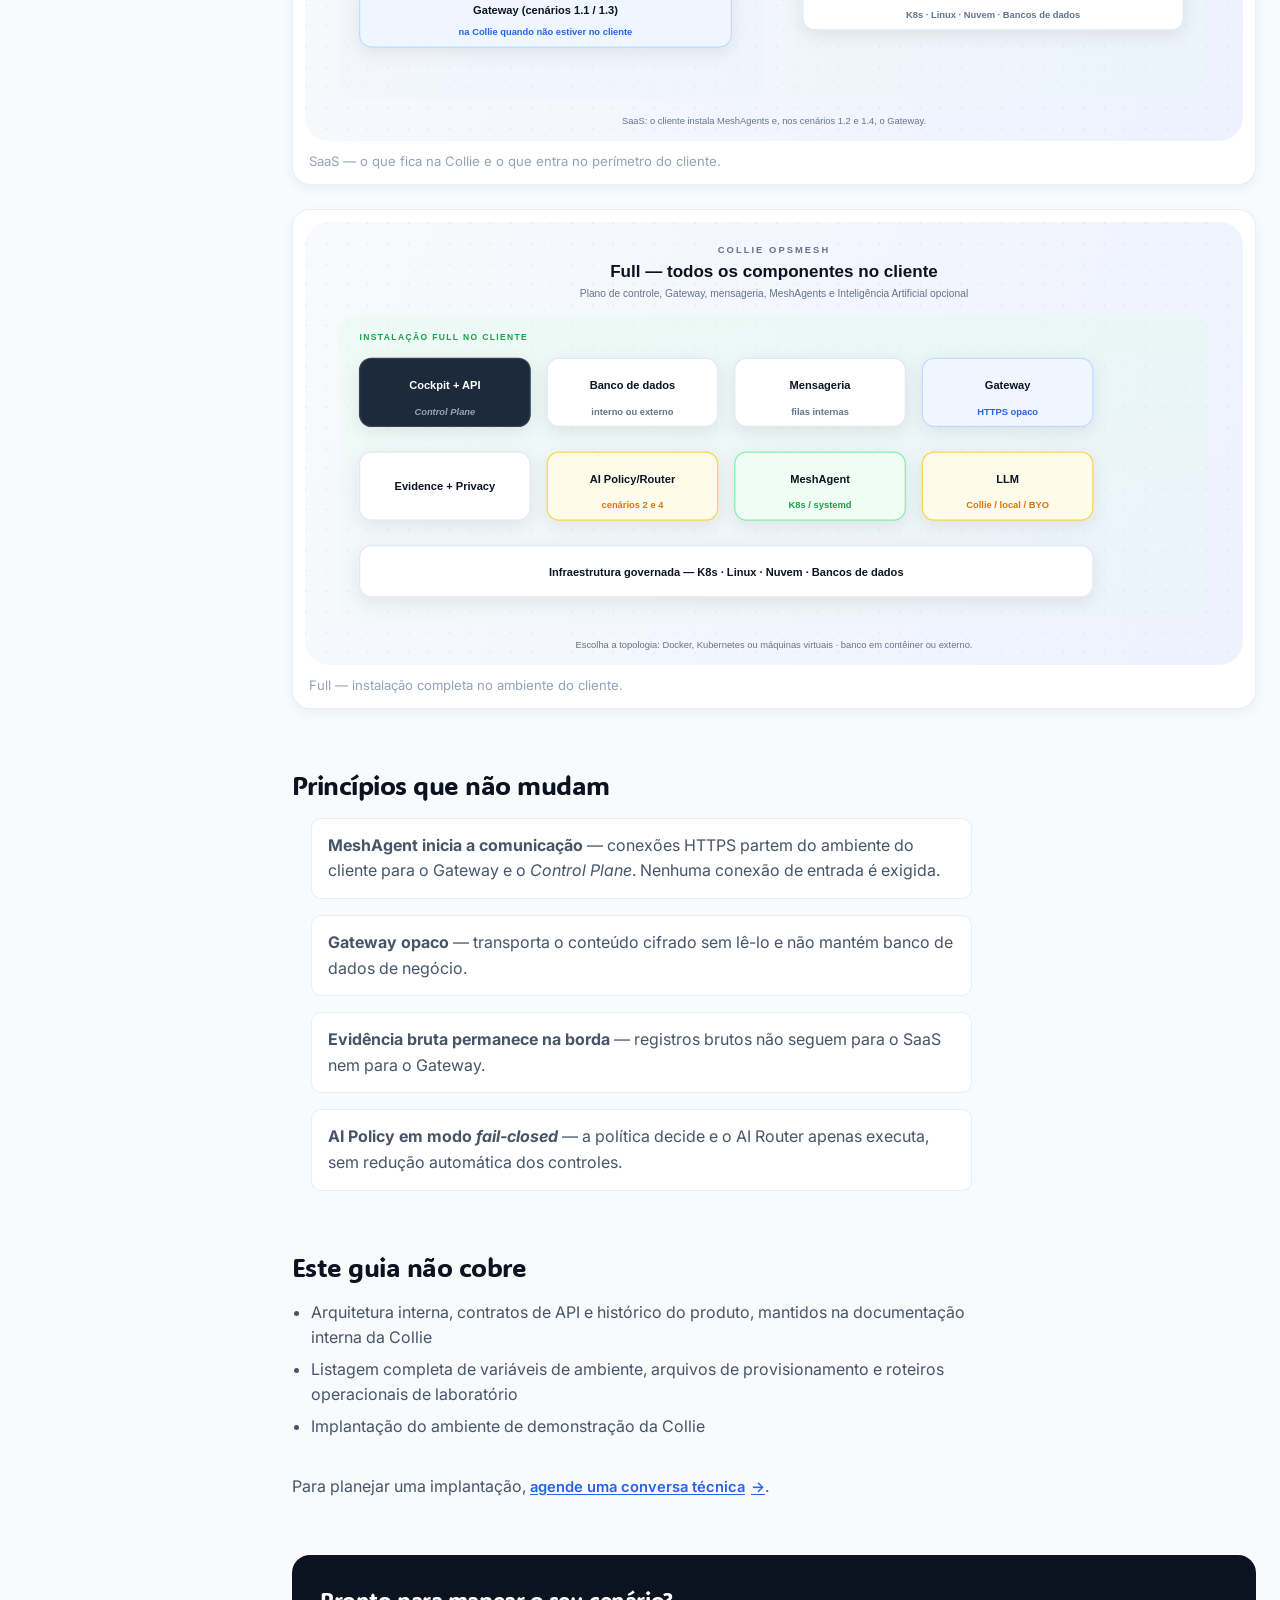
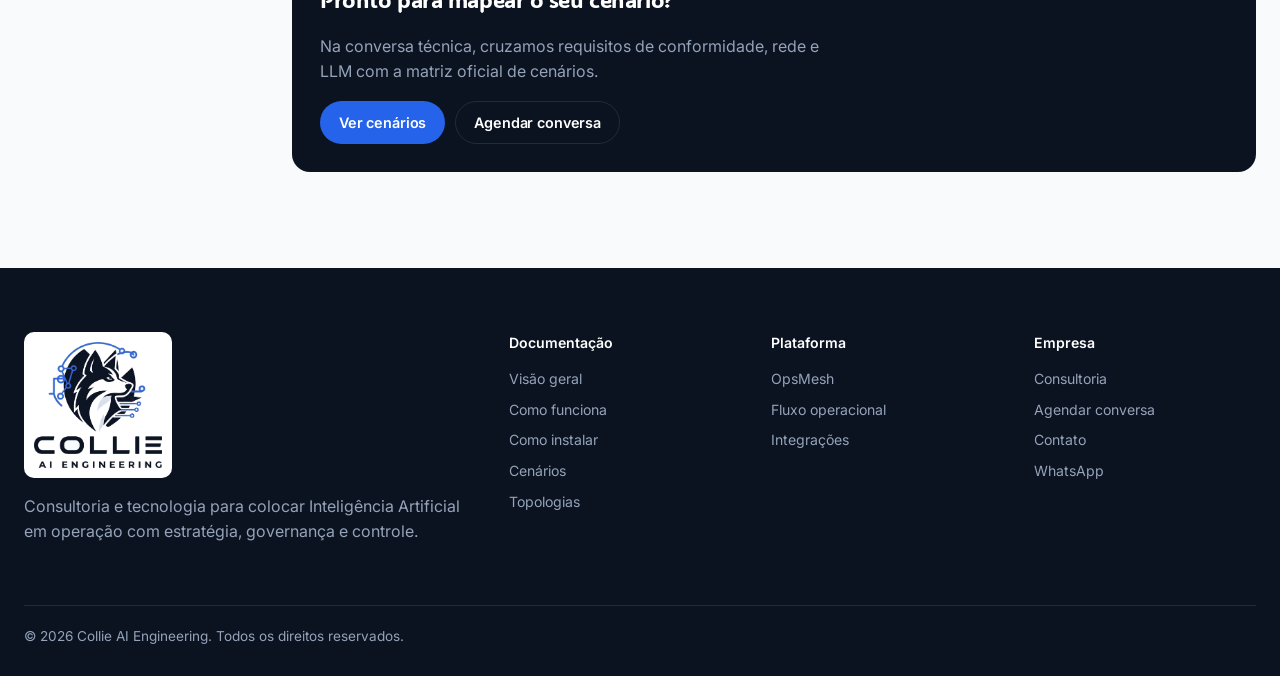
<file: docs/index.html>
<!DOCTYPE html>
<html lang="pt-BR">
<head>
  <meta charset="UTF-8" />
  <meta name="viewport" content="width=device-width, initial-scale=1.0" />
  <title>Documentação Collie OpsMesh | Collie AI Engineering</title>
  <meta name="description" content="Documentação do Collie OpsMesh: governança entre Inteligência Artificial e infraestrutura, instalação SaaS ou Full, cenários e topologias." />
  <meta name="theme-color" content="#0B1220" />
  <link rel="canonical" href="https://www.collie.ia.br/docs/" />
  <meta property="og:title" content="Documentação Collie OpsMesh — Collie AI Engineering" />
  <meta property="og:description" content="Como funciona o OpsMesh, como instalar e qual cenário escolher: SaaS ou Full, com ou sem LLM." />
  <meta property="og:type" content="website" />
  <meta property="og:url" content="https://www.collie.ia.br/docs/" />
  <meta property="og:locale" content="pt_BR" />
  <meta property="og:image" content="https://www.collie.ia.br/img/collie-lockup.png" />
  <meta property="og:site_name" content="Collie AI Engineering" />
  <meta name="twitter:card" content="summary_large_image" />
  <meta name="twitter:title" content="Documentação Collie OpsMesh — Collie AI Engineering" />
  <meta name="twitter:description" content="Como funciona o OpsMesh, como instalar e qual cenário escolher: SaaS ou Full, com ou sem LLM." />
  <meta name="twitter:image" content="https://www.collie.ia.br/img/collie-lockup.png" />
  <script type="application/ld+json">
  {
    "@context": "https://schema.org",
    "@graph": [
      {
        "@type": "Organization",
        "@id": "https://www.collie.ia.br/#organization",
        "name": "Collie AI Engineering",
        "url": "https://www.collie.ia.br/",
        "logo": "https://www.collie.ia.br/img/collie-lockup.png",
        "email": "contato@collie.ia.br"
      },
      {
        "@type": "SoftwareApplication",
        "@id": "https://www.collie.ia.br/#opsmesh",
        "name": "Collie OpsMesh",
        "alternateName": "OpsMesh",
        "url": "https://www.collie.ia.br/#opsmesh",
        "provider": { "@id": "https://www.collie.ia.br/#organization" }
      },
      {
        "@type": "WebPage",
        "@id": "https://www.collie.ia.br/docs/",
        "name": "Documentação Collie OpsMesh",
        "url": "https://www.collie.ia.br/docs/",
        "description": "Guia de uso do Collie OpsMesh: funcionamento, instalação, cenários e topologias.",
        "inLanguage": "pt-BR",
        "isPartOf": { "@type": "WebSite", "name": "Collie AI Engineering", "url": "https://www.collie.ia.br/" },
        "about": { "@id": "https://www.collie.ia.br/#opsmesh" },
        "publisher": { "@id": "https://www.collie.ia.br/#organization" },
        "breadcrumb": {
          "@type": "BreadcrumbList",
          "itemListElement": [
            { "@type": "ListItem", "position": 1, "name": "Collie", "item": "https://www.collie.ia.br/" },
            { "@type": "ListItem", "position": 2, "name": "Documentação OpsMesh", "item": "https://www.collie.ia.br/docs/" }
          ]
        }
      }
    ]
  }
  </script>
  <script defer data-domain="www.collie.ia.br" src="https://plausible.io/js/script.js"></script>
  <link rel="icon" type="image/png" href="/img/favicon.png" />
  <link rel="apple-touch-icon" href="/img/favicon.png" />
  <link rel="preconnect" href="https://fonts.googleapis.com" />
  <link rel="preconnect" href="https://fonts.gstatic.com" crossorigin />
  <link href="https://fonts.googleapis.com/css2?family=ADLaM+Display&family=Inter:wght@400;500;600;700;800&display=swap" rel="stylesheet" />
  <link rel="stylesheet" href="/style.css" />
  <link rel="stylesheet" href="/docs.css" />
</head>
<body class="docs-page">
  <a class="skip-link" href="#main">Pular para o conteúdo</a>

  <header class="navbar scrolled" id="navbar">
    <div class="container nav-container">
      <a href="/" class="brand" aria-label="Início da Collie AI Engineering">
        <img src="/img/collie-mark.png" width="52" height="48" alt="Collie AI Engineering" />
      </a>
      <button class="mobile-menu-btn" type="button" aria-label="Abrir menu de navegação" aria-controls="primary-navigation" aria-expanded="false">
        <span></span><span></span><span></span>
      </button>
      <nav class="nav-links" id="primary-navigation" aria-label="Navegação principal">
        <a href="/#opsmesh" class="nav-link">OpsMesh</a>
        <a href="/#consulting" class="nav-link">Consultoria</a>
        <a href="/#workflow" class="nav-link">Como funciona</a>
        <a href="/#integrations" class="nav-link">Integrações</a>
        <a href="/docs/" class="nav-link" aria-current="page">Documentação</a>
      </nav>
      <div class="nav-actions" aria-label="Ações do cabeçalho">
        <a href="/#demo" class="btn btn-ghost">Contato</a>
        <a href="/#demo" class="btn btn-primary">Agendar conversa</a>
      </div>
    </div>
  </header>

  <header class="docs-hero">
    <div class="container">
      <p class="eyebrow">Collie OpsMesh</p>
      <h1>Documentação de uso e instalação</h1>
      <p class="lede">O Collie OpsMesh governa o que ferramentas e agentes de Inteligência Artificial podem solicitar à infraestrutura. Compare os modelos SaaS e Full e escolha o cenário adequado ao seu ambiente.</p>
    </div>
  </header>

  <main id="main" class="container docs-layout">
    <aside class="docs-nav" aria-label="Índice da documentação">
      <h2>Índice</h2>
      <ul>
        <li><a href="/docs/" aria-current="page">Visão geral</a></li>
        <li><a href="/docs/como-funciona.html">Como funciona</a></li>
        <li><a href="/docs/instalar.html">Como instalar</a></li>
        <li><a href="/docs/cenarios.html">Cenários</a></li>
        <li><a href="/docs/topologias.html">Topologias</a></li>
      </ul>
    </aside>

    <div class="docs-content">
      <section aria-labelledby="what-title">
        <h2 id="what-title">O que o Collie OpsMesh é — e o que resolve</h2>
        <p>O Collie OpsMesh separa a solicitação da execução. Operadores pedem ações pelo Cockpit — clientes MCP entram na evolução do produto — e a plataforma verifica identidade, política e aprovação antes que um MeshAgent atue na infraestrutura.</p>
        <div class="docs-cards">
          <article class="docs-card">
            <span class="card-kicker">Resolve</span>
            <h3>Governança entre Inteligência Artificial e infraestrutura</h3>
            <ul>
              <li>Solicitações definidas, com identidade e permissões específicas (FGAC/IAM)</li>
              <li>Aprovação humana e Privacy Gate antes do uso de uma LLM</li>
              <li>MeshAgent inicia conexões de saída e executa apenas o autorizado</li>
              <li>Evidências tratadas na borda e trilha de auditoria de ponta a ponta</li>
            </ul>
          </article>
          <article class="docs-card docs-card--warn">
            <span class="card-kicker">Não é</span>
            <h3>Não substitui ferramentas nem libera acesso irrestrito</h3>
            <ul>
              <li>Não substitui Cursor, Claude Code, Codex ou Antigravity</li>
              <li>Não exige conexão de entrada (<em>inbound</em>) no ambiente do cliente</li>
              <li>Não entrega comando livre (<em>shell</em>) nem credenciais amplas à Inteligência Artificial</li>
              <li>Não envia registros brutos ao SaaS nem ao portal</li>
            </ul>
          </article>
        </div>
      </section>

      <section aria-labelledby="arch-title">
        <h2 id="arch-title">Como encaixa</h2>
        <p>O caminho é direto: solicitação → <em>Control Plane</em> → Gateway opaco → MeshAgent no ambiente do cliente. Consulte <a href="/docs/como-funciona.html">como funciona</a> para entender cada camada.</p>
        <figure class="docs-figure">
          <img src="/img/docs/opsmesh-architecture.svg" width="1100" height="640" loading="eager" alt="Arquitetura do Collie OpsMesh: o Cockpit solicita ações hoje e os clientes MCP entram na evolução do produto; o plano de controle aplica identidade, aprovação, AI Policy e auditoria; o Gateway transporta o envelope cifrado; o MeshAgent executa no ambiente do cliente e o Edge Redactor trata a evidência na borda." />
          <figcaption>Pedido → governança → transporte → execução no perímetro do cliente.</figcaption>
        </figure>
        <div class="docs-callouts-row" aria-label="Alertas e facilidades">
          <p class="docs-mini-callout docs-mini-callout--ok">
            <strong>Facilidade</strong>
            O Privacy Gate permite aprovar ou rejeitar apenas evidências tratadas. O navegador não recebe conteúdo bruto.
          </p>
          <p class="docs-mini-callout docs-mini-callout--warn">
            <strong>Alerta</strong>
            A evidência bruta não segue para o SaaS nem para o Gateway. O Edge Redactor atua primeiro, na borda.
          </p>
          <p class="docs-mini-callout docs-mini-callout--alert">
            <strong>Alerta</strong>
            A AI Policy opera em modo <em>fail-closed</em>: uma política sem inferência ou um provedor não autorizado impede a chamada ao modelo.
          </p>
        </div>
      </section>

      <section aria-labelledby="path-title">
        <h2 id="path-title">Caminho de leitura</h2>
        <p>Comece pelo funcionamento. Depois escolha o cenário comercial, defina a topologia — Docker, Kubernetes ou máquinas virtuais — e valide a instalação.</p>
        <div class="docs-cards">
          <a class="docs-card" href="/docs/como-funciona.html">
            <span class="card-kicker">01</span>
            <h3>Como funciona</h3>
            <p>Pedido, governança, transporte e execução. O que cada peça faz no dia a dia.</p>
            <span class="card-cta">Abrir →</span>
          </a>
          <a class="docs-card" href="/docs/instalar.html">
            <span class="card-kicker">02</span>
            <h3>Como instalar</h3>
            <p>Quatro decisões de instalação e os pré-requisitos comuns aos modelos SaaS e Full.</p>
            <span class="card-cta">Abrir →</span>
          </a>
          <a class="docs-card" href="/docs/cenarios.html">
            <span class="card-kicker">03</span>
            <h3>Cenários</h3>
            <p>SaaS 1.1–1.4 e Full 2–4: quando escolher cada cenário e onde os componentes serão executados.</p>
            <span class="card-cta">Abrir →</span>
          </a>
          <a class="docs-card" href="/docs/topologias.html">
            <span class="card-kicker">04</span>
            <h3>Topologias</h3>
            <p>Docker Compose, Kubernetes ou máquinas virtuais, definidos depois do cenário comercial.</p>
            <span class="card-cta">Abrir →</span>
          </a>
        </div>
      </section>

      <section aria-labelledby="models-title">
        <h2 id="models-title">Dois modelos de implantação</h2>
        <p>A distribuição dos componentes começa por uma pergunta: <strong>onde será executado o <em>Control Plane</em>?</strong></p>
        <div class="docs-cards">
          <a class="docs-card" href="/docs/cenarios.html#saas-title">
            <span class="card-kicker">SaaS</span>
            <h3><em>Control Plane</em> na Collie</h3>
            <p>Você instala os MeshAgents e, em alguns cenários, o Gateway. A Collie opera o Cockpit, o banco, as filas e os recursos de Inteligência Artificial.</p>
            <span class="card-cta">Ver cenários SaaS →</span>
          </a>
          <a class="docs-card" href="/docs/cenarios.html#full-title">
            <span class="card-kicker">Full</span>
            <h3>Instalação completa no cliente</h3>
            <p>Cockpit, <em>Control Plane</em>, banco de dados, mensageria, Gateway e MeshAgents são executados no seu ambiente. A LLM depende do cenário 2, 3 ou 4.</p>
            <span class="card-cta">Ver cenários Full →</span>
          </a>
        </div>
        <figure class="docs-figure">
          <img src="/img/docs/saas-overview.svg" width="1100" height="520" loading="lazy" alt="Distribuição SaaS: plano de controle na Collie; no cliente, MeshAgents e, conforme o cenário, Gateway." />
          <figcaption>SaaS — o que fica na Collie e o que entra no perímetro do cliente.</figcaption>
        </figure>
        <figure class="docs-figure">
          <img src="/img/docs/full-overview.svg" width="1100" height="520" loading="lazy" alt="Distribuição Full: todos os componentes do OpsMesh no ambiente do cliente." />
          <figcaption>Full — instalação completa no ambiente do cliente.</figcaption>
        </figure>
      </section>

      <section aria-labelledby="principles-title">
        <h2 id="principles-title">Princípios que não mudam</h2>
        <ul class="docs-principles">
          <li><strong>MeshAgent inicia a comunicação</strong> — conexões HTTPS partem do ambiente do cliente para o Gateway e o <em>Control Plane</em>. Nenhuma conexão de entrada é exigida.</li>
          <li><strong>Gateway opaco</strong> — transporta o conteúdo cifrado sem lê-lo e não mantém banco de dados de negócio.</li>
          <li><strong>Evidência bruta permanece na borda</strong> — registros brutos não seguem para o SaaS nem para o Gateway.</li>
          <li><strong>AI Policy em modo <em>fail-closed</em></strong> — a política decide e o AI Router apenas executa, sem redução automática dos controles.</li>
        </ul>
      </section>

      <section aria-labelledby="out-of-scope-title">
        <h2 id="out-of-scope-title">Este guia não cobre</h2>
        <ul>
          <li>Arquitetura interna, contratos de API e histórico do produto, mantidos na documentação interna da Collie</li>
          <li>Listagem completa de variáveis de ambiente, arquivos de provisionamento e roteiros operacionais de laboratório</li>
          <li>Implantação do ambiente de demonstração da Collie</li>
        </ul>
        <p>Para planejar uma implantação, <a class="text-link" href="/#demo">agende uma conversa técnica</a>.</p>
      </section>

      <div class="docs-cta-strip">
        <h2>Pronto para mapear o seu cenário?</h2>
        <p>Na conversa técnica, cruzamos requisitos de conformidade, rede e LLM com a matriz oficial de cenários.</p>
        <div class="cta-row">
          <a href="/docs/cenarios.html" class="btn btn-primary">Ver cenários</a>
          <a href="/#demo" class="btn btn-outline">Agendar conversa</a>
        </div>
      </div>
    </div>
  </main>

  <footer class="footer" id="empresa">
    <div class="container footer-grid">
      <div class="footer-brand">
        <img src="/img/collie-lockup.png" width="150" height="148" loading="lazy" alt="Collie AI Engineering" />
        <p>Consultoria e tecnologia para colocar Inteligência Artificial em operação com estratégia, governança e controle.</p>
      </div>
      <nav aria-label="Links da documentação no rodapé">
        <h3>Documentação</h3>
        <a href="/docs/">Visão geral</a>
        <a href="/docs/como-funciona.html">Como funciona</a>
        <a href="/docs/instalar.html">Como instalar</a>
        <a href="/docs/cenarios.html">Cenários</a>
        <a href="/docs/topologias.html">Topologias</a>
      </nav>
      <nav aria-label="Links da plataforma no rodapé">
        <h3>Plataforma</h3>
        <a href="/#opsmesh">OpsMesh</a>
        <a href="/#workflow">Fluxo operacional</a>
        <a href="/#integrations">Integrações</a>
      </nav>
      <nav aria-label="Links da empresa no rodapé">
        <h3>Empresa</h3>
        <a href="/#consulting">Consultoria</a>
        <a href="/#demo">Agendar conversa</a>
        <a href="mailto:contato@collie.ia.br">Contato</a>
        <a href="https://wa.me/5561982505951" target="_blank" rel="noopener">WhatsApp</a>
      </nav>
    </div>
    <div class="container footer-bottom">
      <p>&copy; 2026 Collie AI Engineering. Todos os direitos reservados.</p>
    </div>
  </footer>

  <script src="/script.js"></script>
</body>
</html>
</file>
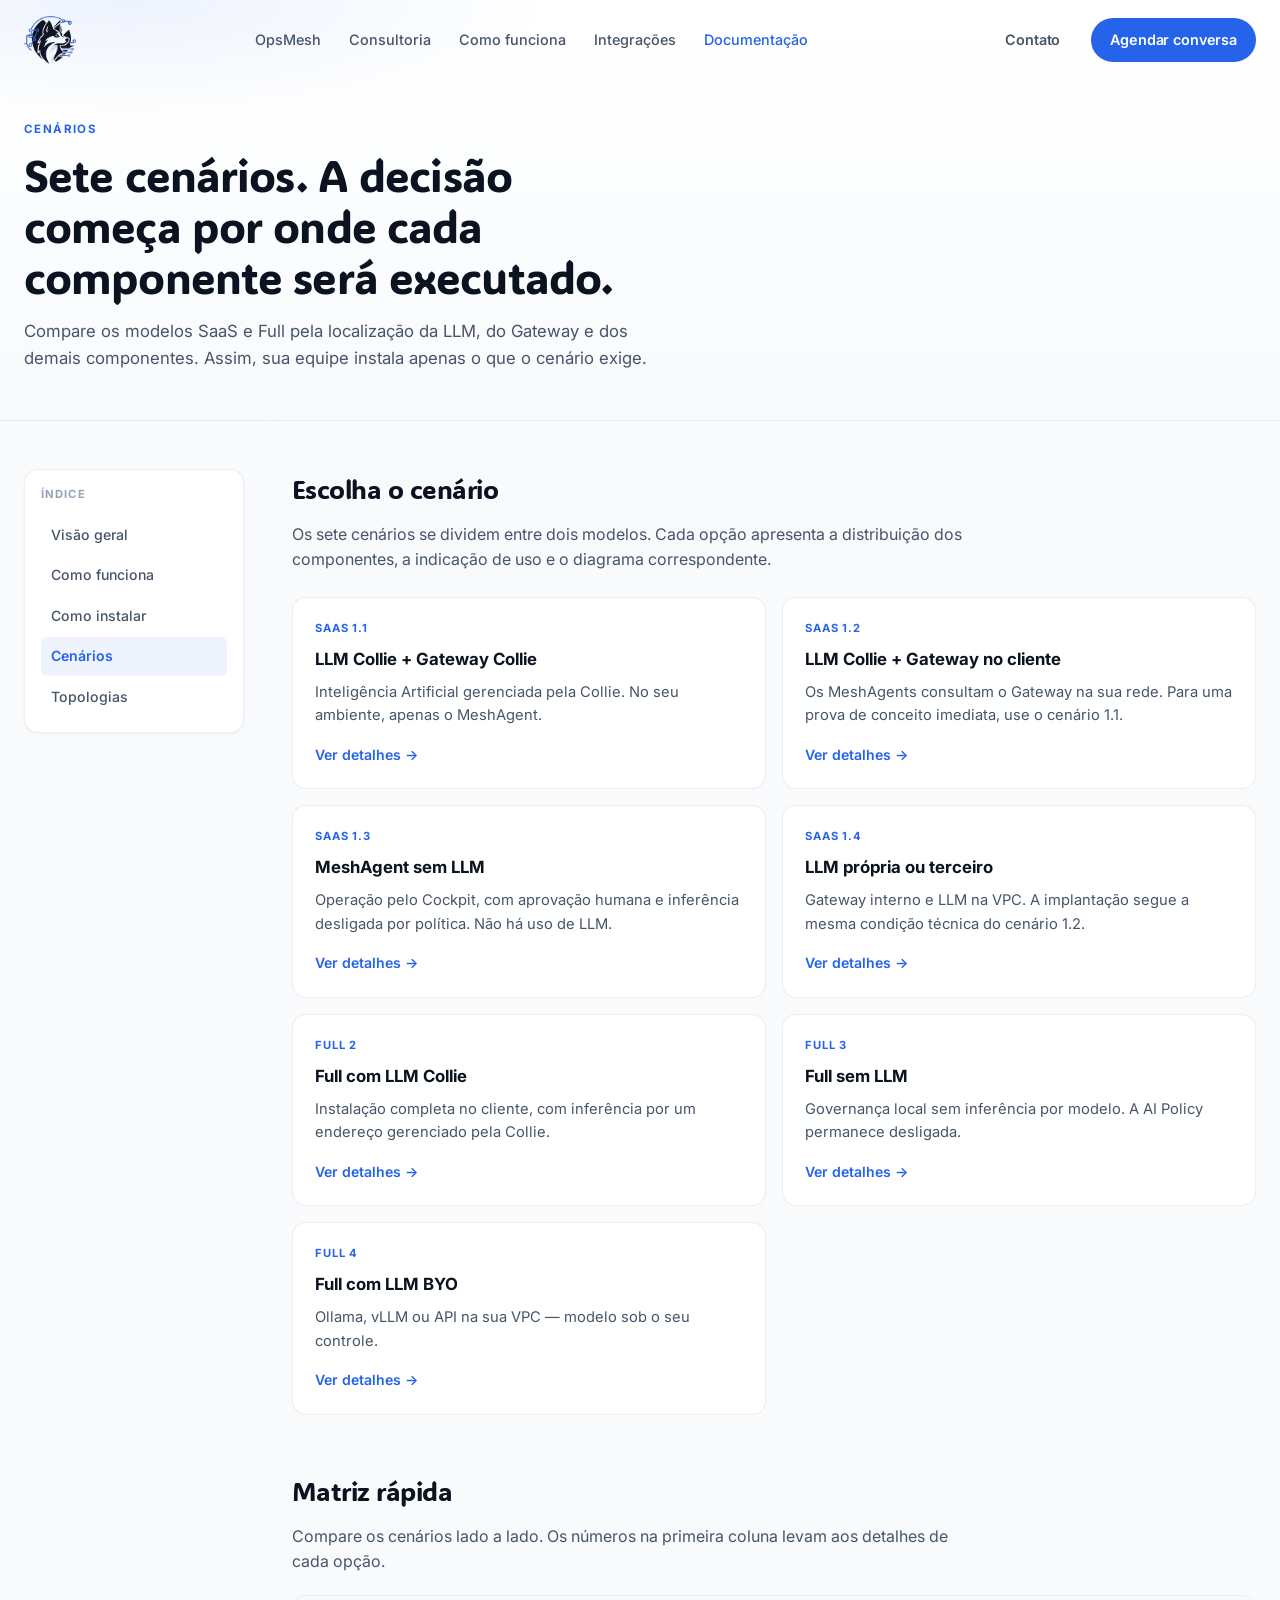
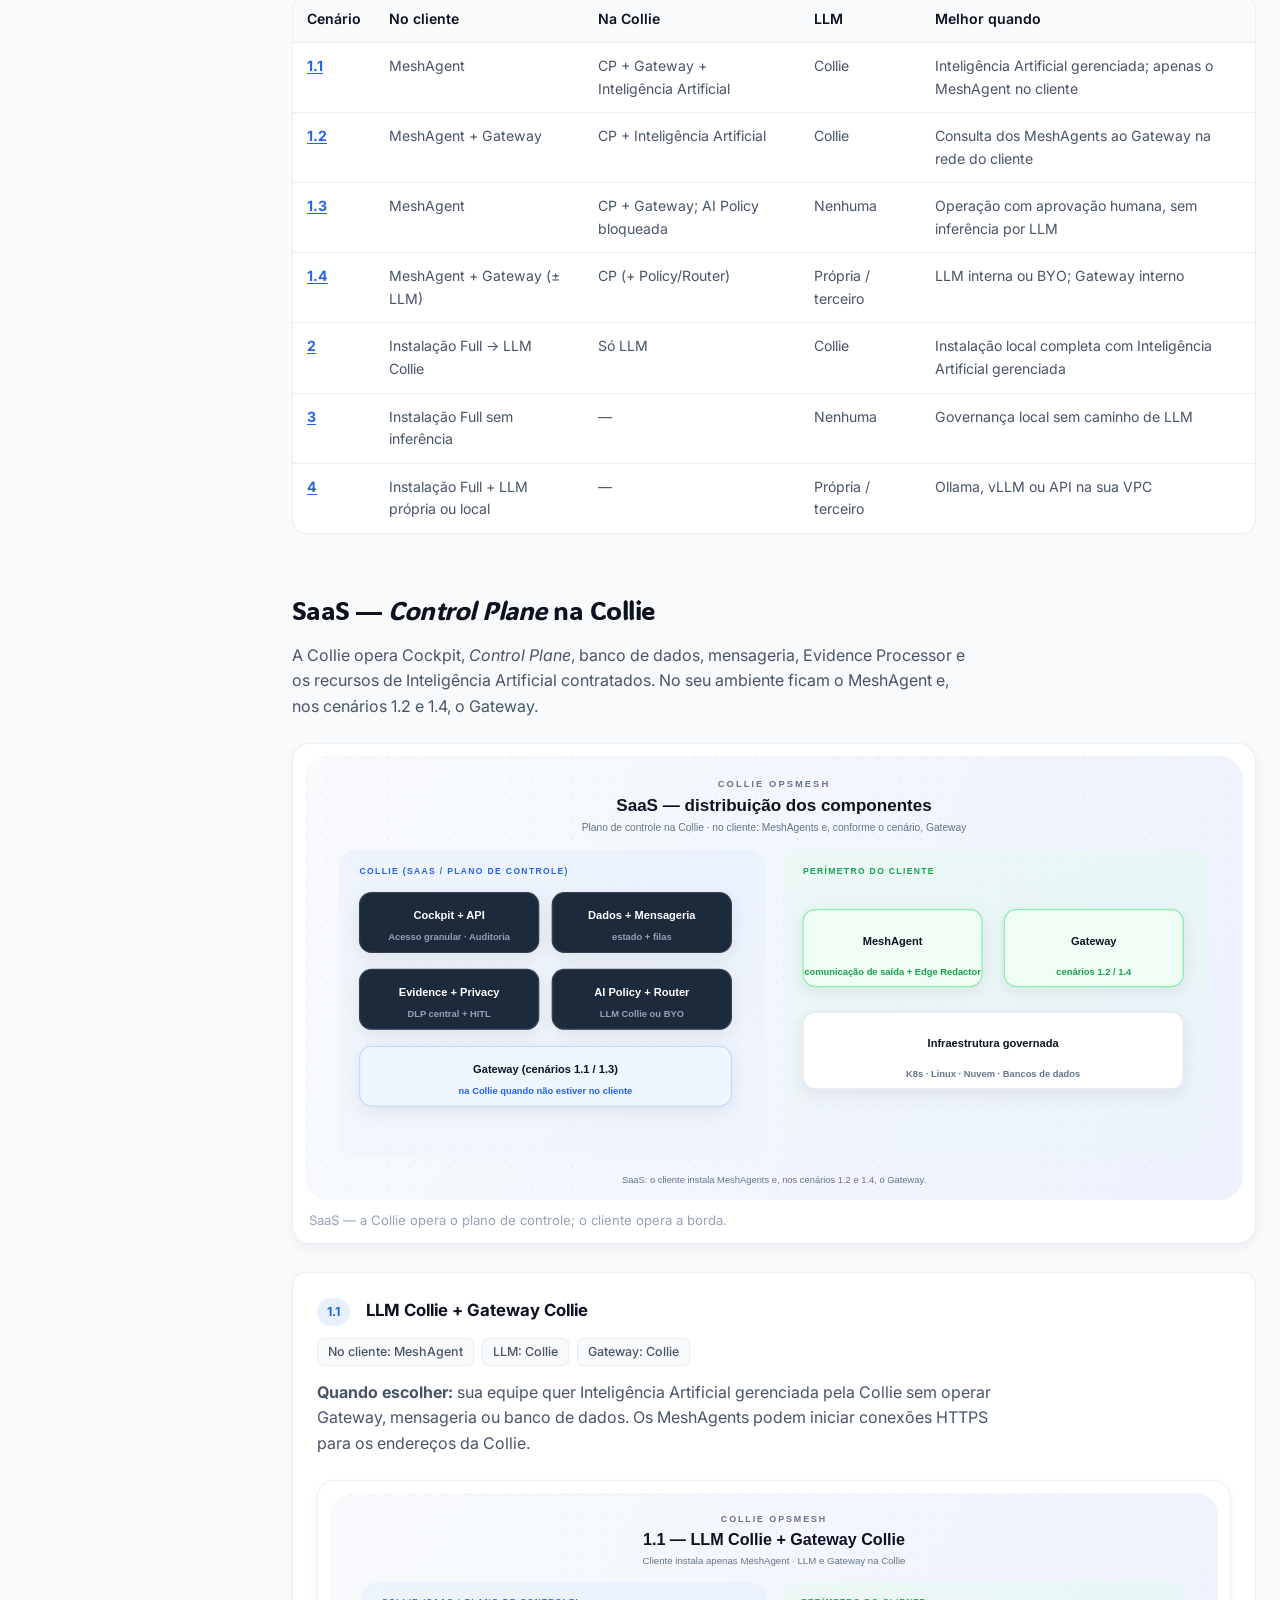
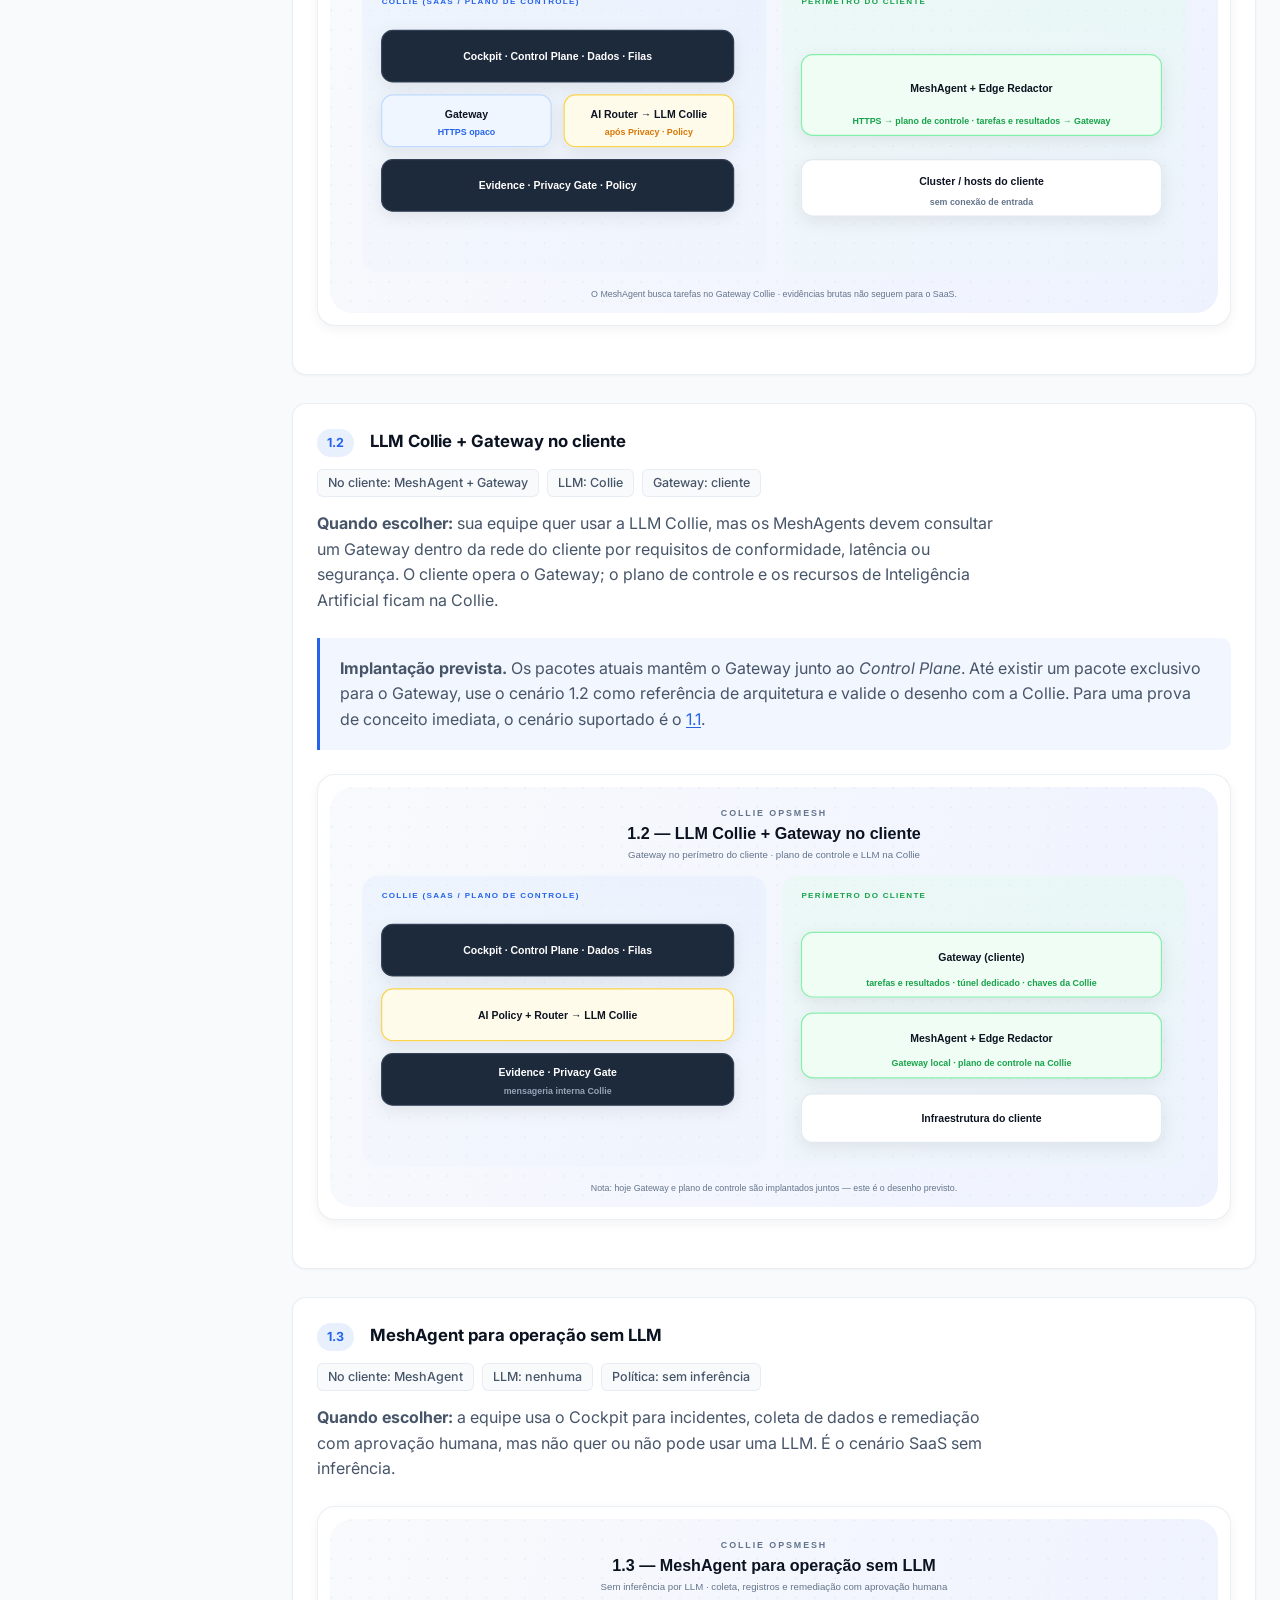
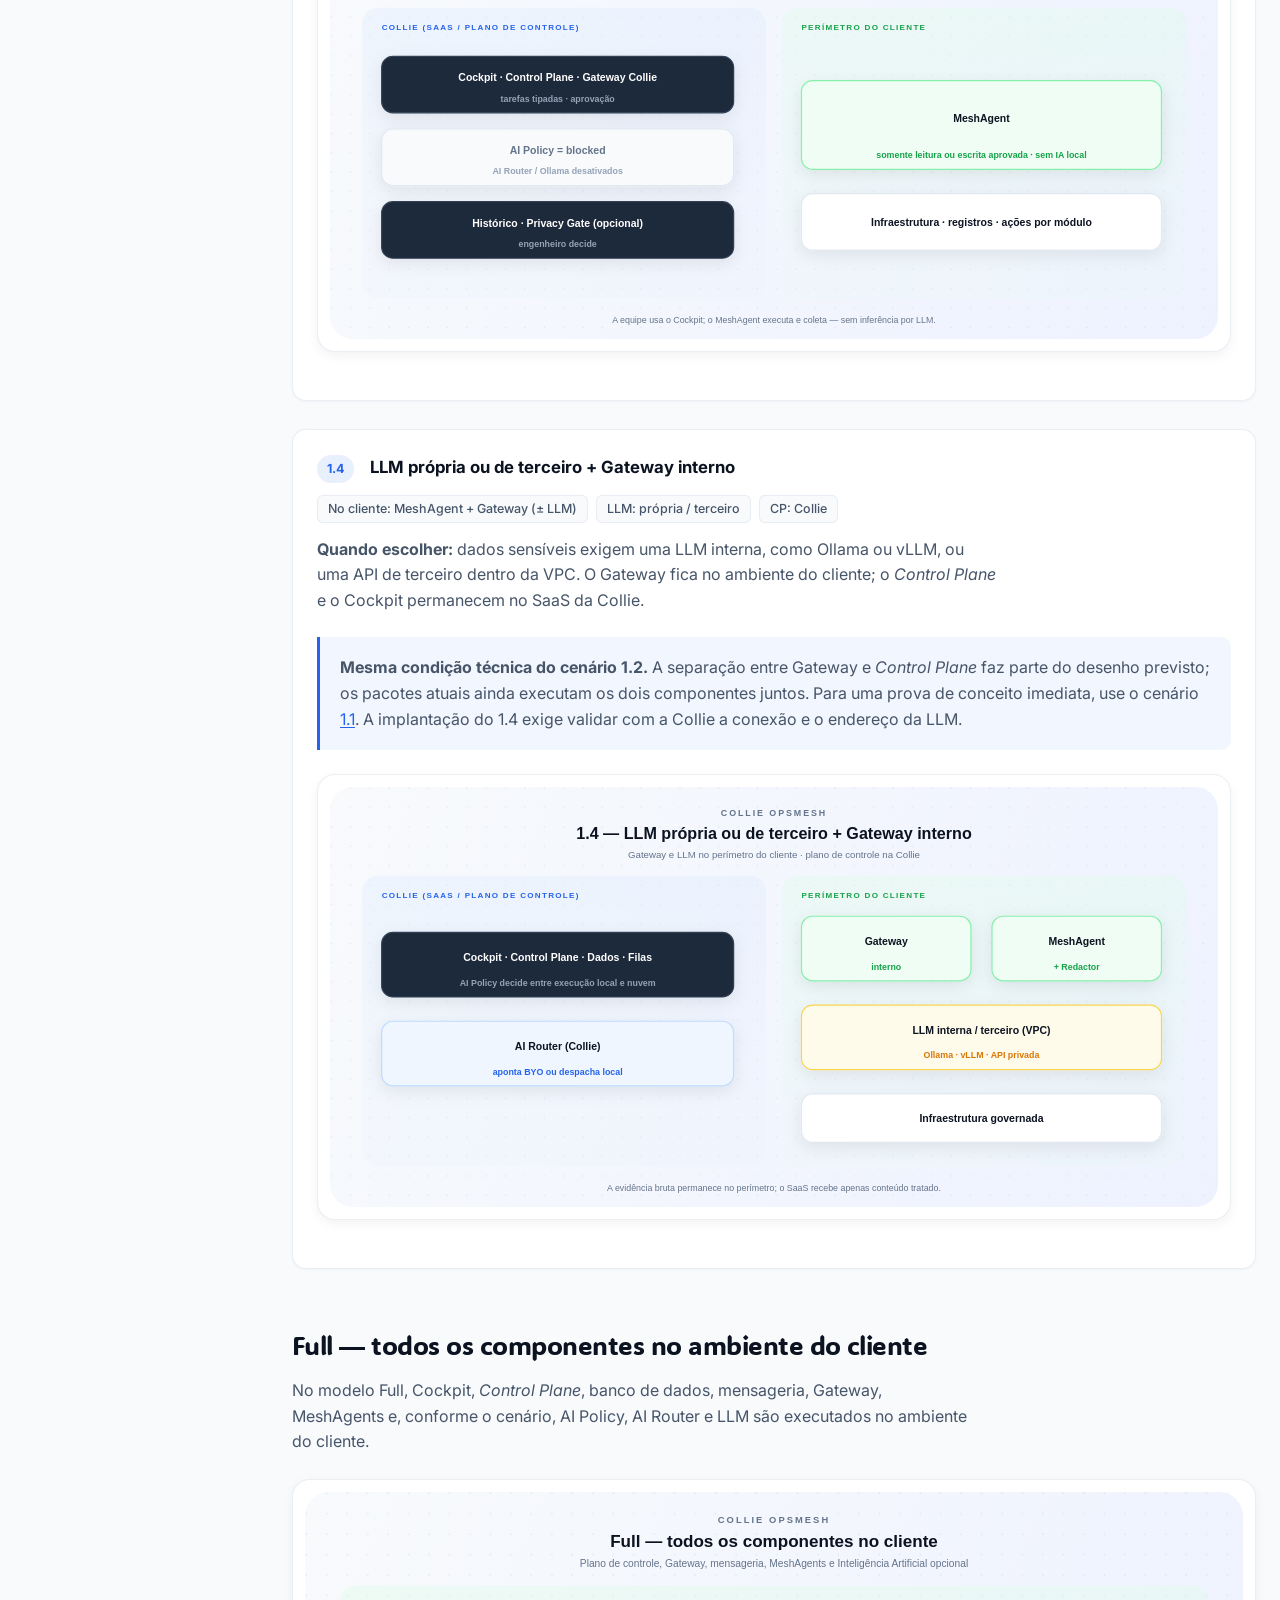
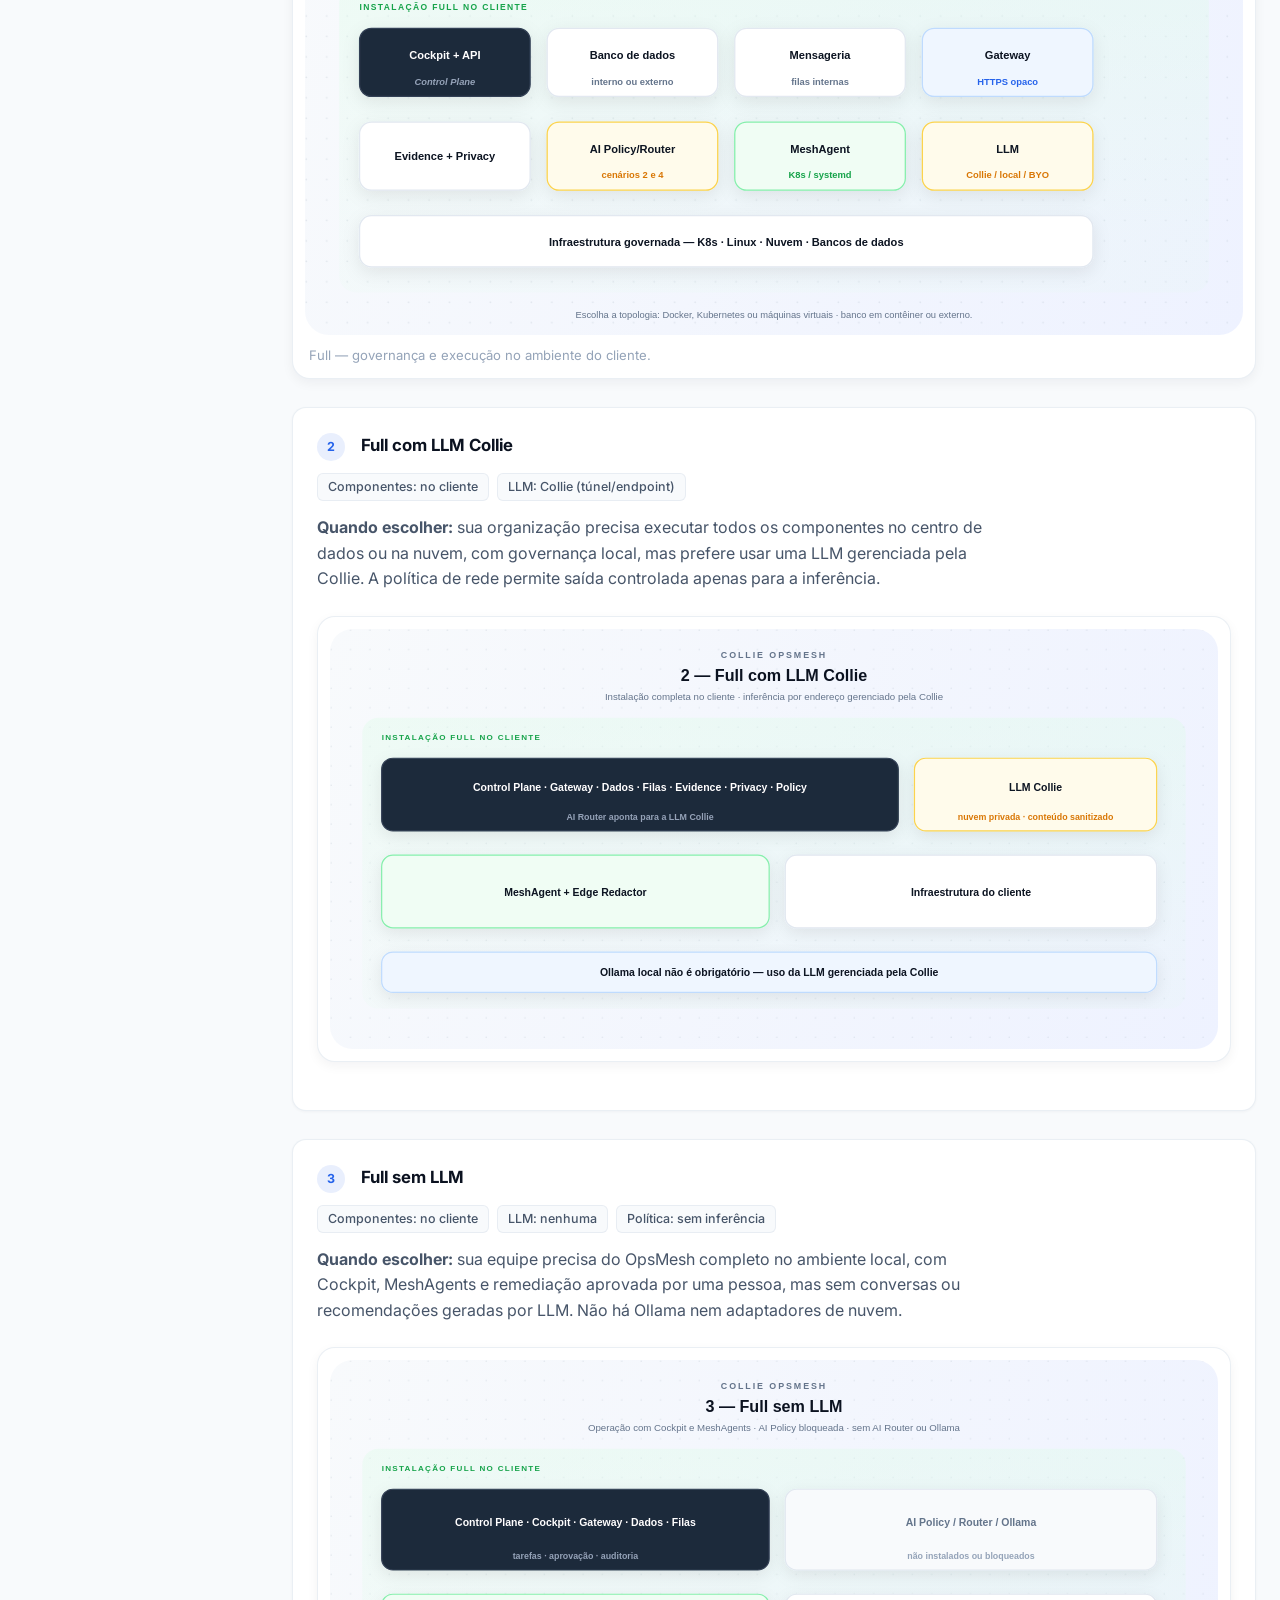
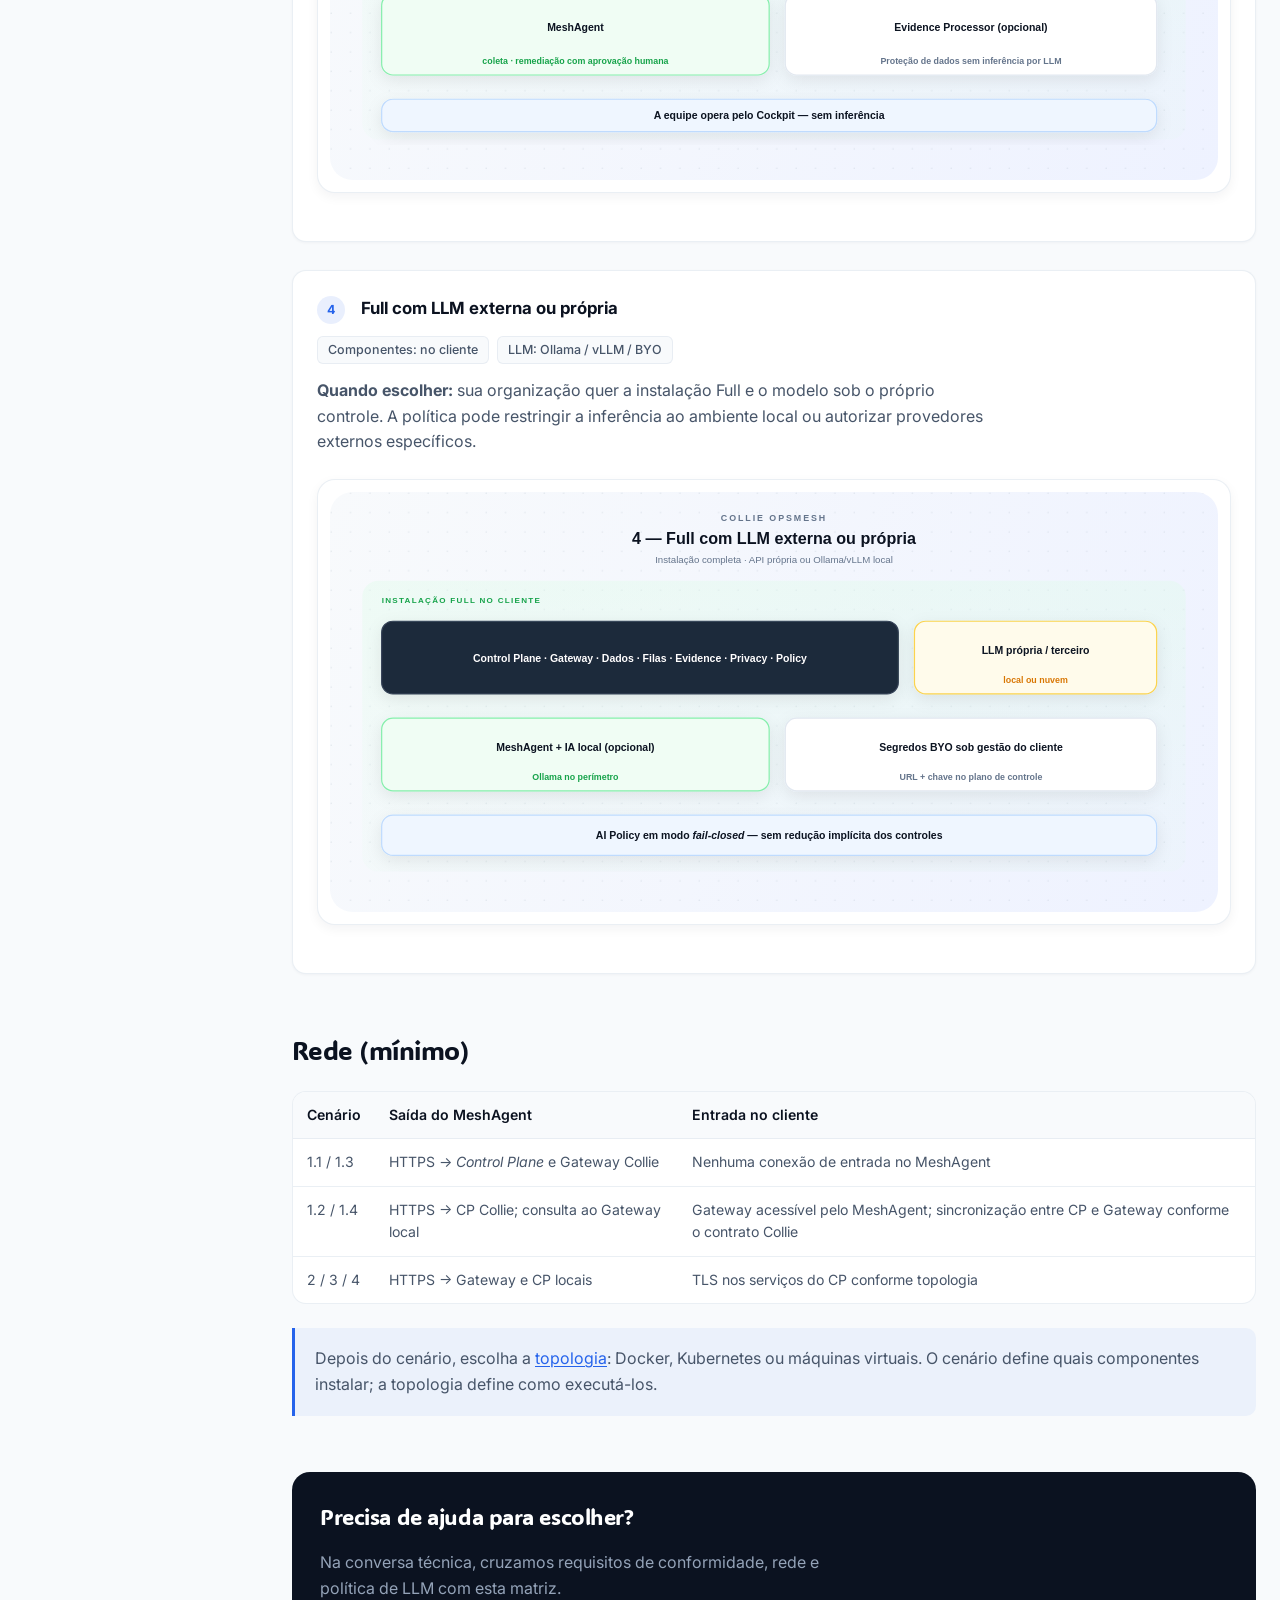
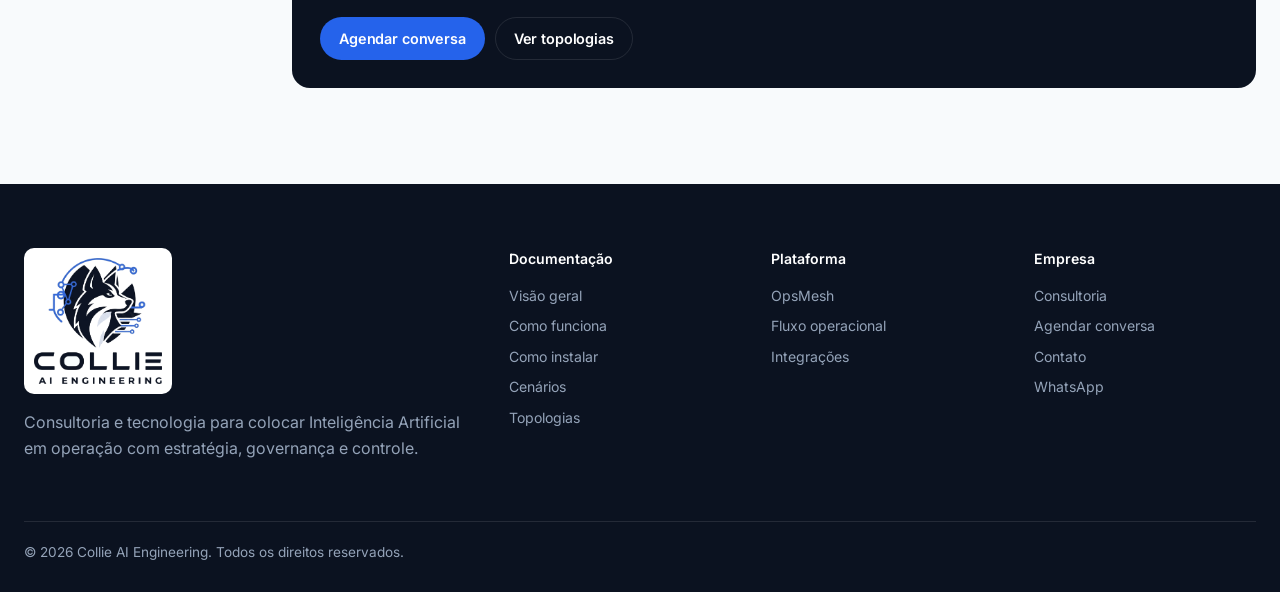
<file: docs/cenarios.html>
<!DOCTYPE html>
<html lang="pt-BR">
<head>
  <meta charset="UTF-8" />
  <meta name="viewport" content="width=device-width, initial-scale=1.0" />
  <title>Cenários de instalação OpsMesh | Collie AI Engineering</title>
  <meta name="description" content="Cenários Collie OpsMesh SaaS 1.1–1.4 e Full 2–4: o que instalar, onde fica a LLM e quando escolher cada modelo." />
  <meta name="theme-color" content="#0B1220" />
  <link rel="canonical" href="https://www.collie.ia.br/docs/cenarios.html" />
  <meta property="og:title" content="Cenários de instalação Collie OpsMesh — Collie AI Engineering" />
  <meta property="og:description" content="Matriz SaaS e Full do Collie OpsMesh: componentes, LLM, Gateway e indicação de uso." />
  <meta property="og:type" content="website" />
  <meta property="og:url" content="https://www.collie.ia.br/docs/cenarios.html" />
  <meta property="og:locale" content="pt_BR" />
  <meta property="og:image" content="https://www.collie.ia.br/img/collie-lockup.png" />
  <meta property="og:site_name" content="Collie AI Engineering" />
  <meta name="twitter:card" content="summary_large_image" />
  <meta name="twitter:title" content="Cenários de instalação Collie OpsMesh — Collie AI Engineering" />
  <meta name="twitter:description" content="Matriz SaaS e Full do Collie OpsMesh: componentes, LLM, Gateway e indicação de uso." />
  <meta name="twitter:image" content="https://www.collie.ia.br/img/collie-lockup.png" />
  <script type="application/ld+json">
  {
    "@context": "https://schema.org",
    "@graph": [
      {
        "@type": "Organization",
        "@id": "https://www.collie.ia.br/#organization",
        "name": "Collie AI Engineering",
        "url": "https://www.collie.ia.br/"
      },
      {
        "@type": "SoftwareApplication",
        "@id": "https://www.collie.ia.br/#opsmesh",
        "name": "Collie OpsMesh",
        "alternateName": "OpsMesh",
        "provider": { "@id": "https://www.collie.ia.br/#organization" }
      },
      {
        "@type": "WebPage",
        "name": "Cenários de instalação Collie OpsMesh",
        "url": "https://www.collie.ia.br/docs/cenarios.html",
        "description": "SaaS 1.1–1.4 e Full 2–4 do Collie OpsMesh.",
        "inLanguage": "pt-BR",
        "isPartOf": { "@type": "WebSite", "name": "Collie AI Engineering", "url": "https://www.collie.ia.br/" },
        "about": { "@id": "https://www.collie.ia.br/#opsmesh" },
        "publisher": { "@id": "https://www.collie.ia.br/#organization" },
        "breadcrumb": {
          "@type": "BreadcrumbList",
          "itemListElement": [
            { "@type": "ListItem", "position": 1, "name": "Collie", "item": "https://www.collie.ia.br/" },
            { "@type": "ListItem", "position": 2, "name": "Documentação", "item": "https://www.collie.ia.br/docs/" },
            { "@type": "ListItem", "position": 3, "name": "Cenários", "item": "https://www.collie.ia.br/docs/cenarios.html" }
          ]
        }
      }
    ]
  }
  </script>
  <script defer data-domain="www.collie.ia.br" src="https://plausible.io/js/script.js"></script>
  <link rel="icon" type="image/png" href="/img/favicon.png" />
  <link rel="apple-touch-icon" href="/img/favicon.png" />
  <link rel="preconnect" href="https://fonts.googleapis.com" />
  <link rel="preconnect" href="https://fonts.gstatic.com" crossorigin />
  <link href="https://fonts.googleapis.com/css2?family=ADLaM+Display&family=Inter:wght@400;500;600;700;800&display=swap" rel="stylesheet" />
  <link rel="stylesheet" href="/style.css" />
  <link rel="stylesheet" href="/docs.css" />
</head>
<body class="docs-page">
  <a class="skip-link" href="#main">Pular para o conteúdo</a>

  <header class="navbar scrolled" id="navbar">
    <div class="container nav-container">
      <a href="/" class="brand" aria-label="Início da Collie AI Engineering">
        <img src="/img/collie-mark.png" width="52" height="48" alt="Collie AI Engineering" />
      </a>
      <button class="mobile-menu-btn" type="button" aria-label="Abrir menu de navegação" aria-controls="primary-navigation" aria-expanded="false">
        <span></span><span></span><span></span>
      </button>
      <nav class="nav-links" id="primary-navigation" aria-label="Navegação principal">
        <a href="/#opsmesh" class="nav-link">OpsMesh</a>
        <a href="/#consulting" class="nav-link">Consultoria</a>
        <a href="/#workflow" class="nav-link">Como funciona</a>
        <a href="/#integrations" class="nav-link">Integrações</a>
        <a href="/docs/" class="nav-link" aria-current="page">Documentação</a>
      </nav>
      <div class="nav-actions" aria-label="Ações do cabeçalho">
        <a href="/#demo" class="btn btn-ghost">Contato</a>
        <a href="/#demo" class="btn btn-primary">Agendar conversa</a>
      </div>
    </div>
  </header>

  <header class="docs-hero">
    <div class="container">
      <p class="eyebrow">Cenários</p>
      <h1>Sete cenários. A decisão começa por onde cada componente será executado.</h1>
      <p class="lede">Compare os modelos SaaS e Full pela localização da LLM, do Gateway e dos demais componentes. Assim, sua equipe instala apenas o que o cenário exige.</p>
    </div>
  </header>

  <main id="main" class="container docs-layout">
    <aside class="docs-nav" aria-label="Índice da documentação">
      <h2>Índice</h2>
      <ul>
        <li><a href="/docs/">Visão geral</a></li>
        <li><a href="/docs/como-funciona.html">Como funciona</a></li>
        <li><a href="/docs/instalar.html">Como instalar</a></li>
        <li><a href="/docs/cenarios.html" aria-current="page">Cenários</a></li>
        <li><a href="/docs/topologias.html">Topologias</a></li>
      </ul>
    </aside>

    <div class="docs-content">
      <section aria-labelledby="pick-title">
        <h2 id="pick-title">Escolha o cenário</h2>
        <p>Os sete cenários se dividem entre dois modelos. Cada opção apresenta a distribuição dos componentes, a indicação de uso e o diagrama correspondente.</p>
        <div class="docs-cards">
          <a class="docs-card" href="#s11">
            <span class="card-kicker">SaaS 1.1</span>
            <h3>LLM Collie + Gateway Collie</h3>
            <p>Inteligência Artificial gerenciada pela Collie. No seu ambiente, apenas o MeshAgent.</p>
            <span class="card-cta">Ver detalhes →</span>
          </a>
          <a class="docs-card" href="#s12">
            <span class="card-kicker">SaaS 1.2</span>
            <h3>LLM Collie + Gateway no cliente</h3>
            <p>Os MeshAgents consultam o Gateway na sua rede. Para uma prova de conceito imediata, use o cenário 1.1.</p>
            <span class="card-cta">Ver detalhes →</span>
          </a>
          <a class="docs-card" href="#s13">
            <span class="card-kicker">SaaS 1.3</span>
            <h3>MeshAgent sem LLM</h3>
            <p>Operação pelo Cockpit, com aprovação humana e inferência desligada por política. Não há uso de LLM.</p>
            <span class="card-cta">Ver detalhes →</span>
          </a>
          <a class="docs-card" href="#s14">
            <span class="card-kicker">SaaS 1.4</span>
            <h3>LLM própria ou terceiro</h3>
            <p>Gateway interno e LLM na VPC. A implantação segue a mesma condição técnica do cenário 1.2.</p>
            <span class="card-cta">Ver detalhes →</span>
          </a>
          <a class="docs-card" href="#f2">
            <span class="card-kicker">Full 2</span>
            <h3>Full com LLM Collie</h3>
            <p>Instalação completa no cliente, com inferência por um endereço gerenciado pela Collie.</p>
            <span class="card-cta">Ver detalhes →</span>
          </a>
          <a class="docs-card" href="#f3">
            <span class="card-kicker">Full 3</span>
            <h3>Full sem LLM</h3>
            <p>Governança local sem inferência por modelo. A AI Policy permanece desligada.</p>
            <span class="card-cta">Ver detalhes →</span>
          </a>
          <a class="docs-card" href="#f4">
            <span class="card-kicker">Full 4</span>
            <h3>Full com LLM BYO</h3>
            <p>Ollama, vLLM ou API na sua VPC — modelo sob o seu controle.</p>
            <span class="card-cta">Ver detalhes →</span>
          </a>
        </div>
      </section>

      <section aria-labelledby="matrix-title">
        <h2 id="matrix-title">Matriz rápida</h2>
        <p>Compare os cenários lado a lado. Os números na primeira coluna levam aos detalhes de cada opção.</p>
        <div class="docs-table-wrap">
          <table class="docs-table">
            <thead>
              <tr>
                <th>Cenário</th>
                <th>No cliente</th>
                <th>Na Collie</th>
                <th>LLM</th>
                <th>Melhor quando</th>
              </tr>
            </thead>
            <tbody>
              <tr>
                <td><a href="#s11"><strong>1.1</strong></a></td>
                <td>MeshAgent</td>
                <td>CP + Gateway + Inteligência Artificial</td>
                <td>Collie</td>
                <td>Inteligência Artificial gerenciada; apenas o MeshAgent no cliente</td>
              </tr>
              <tr>
                <td><a href="#s12"><strong>1.2</strong></a></td>
                <td>MeshAgent + Gateway</td>
                <td>CP + Inteligência Artificial</td>
                <td>Collie</td>
                <td>Consulta dos MeshAgents ao Gateway na rede do cliente</td>
              </tr>
              <tr>
                <td><a href="#s13"><strong>1.3</strong></a></td>
                <td>MeshAgent</td>
                <td>CP + Gateway; AI Policy bloqueada</td>
                <td>Nenhuma</td>
                <td>Operação com aprovação humana, sem inferência por LLM</td>
              </tr>
              <tr>
                <td><a href="#s14"><strong>1.4</strong></a></td>
                <td>MeshAgent + Gateway (± LLM)</td>
                <td>CP (+ Policy/Router)</td>
                <td>Própria / terceiro</td>
                <td>LLM interna ou BYO; Gateway interno</td>
              </tr>
              <tr>
                <td><a href="#f2"><strong>2</strong></a></td>
                <td>Instalação Full → LLM Collie</td>
                <td>Só LLM</td>
                <td>Collie</td>
                <td>Instalação local completa com Inteligência Artificial gerenciada</td>
              </tr>
              <tr>
                <td><a href="#f3"><strong>3</strong></a></td>
                <td>Instalação Full sem inferência</td>
                <td>—</td>
                <td>Nenhuma</td>
                <td>Governança local sem caminho de LLM</td>
              </tr>
              <tr>
                <td><a href="#f4"><strong>4</strong></a></td>
                <td>Instalação Full + LLM própria ou local</td>
                <td>—</td>
                <td>Própria / terceiro</td>
                <td>Ollama, vLLM ou API na sua VPC</td>
              </tr>
            </tbody>
          </table>
        </div>
      </section>

      <section aria-labelledby="saas-title">
        <h2 id="saas-title">SaaS — <em>Control Plane</em> na Collie</h2>
        <p>A Collie opera Cockpit, <em>Control Plane</em>, banco de dados, mensageria, Evidence Processor e os recursos de Inteligência Artificial contratados. No seu ambiente ficam o MeshAgent e, nos cenários 1.2 e 1.4, o Gateway.</p>
        <figure class="docs-figure">
          <img src="/img/docs/saas-overview.svg" width="1100" height="520" loading="lazy" alt="Visão geral SaaS: plano de controle na Collie e MeshAgents no cliente." />
          <figcaption>SaaS — a Collie opera o plano de controle; o cliente opera a borda.</figcaption>
        </figure>

        <article class="scenario-block" id="s11" aria-labelledby="s11-title">
          <header>
            <span class="scenario-id">1.1</span>
            <h3 id="s11-title">LLM Collie + Gateway Collie</h3>
          </header>
          <div class="scenario-meta">
            <span>No cliente: MeshAgent</span>
            <span>LLM: Collie</span>
            <span>Gateway: Collie</span>
          </div>
          <p><strong>Quando escolher:</strong> sua equipe quer Inteligência Artificial gerenciada pela Collie sem operar Gateway, mensageria ou banco de dados. Os MeshAgents podem iniciar conexões HTTPS para os endereços da Collie.</p>
          <figure class="docs-figure">
            <img src="/img/docs/saas-1.1.svg" width="1100" height="480" loading="lazy" alt="Cenário 1.1: plano de controle, Gateway e recursos de Inteligência Artificial na Collie; MeshAgent no cliente." />
          </figure>
        </article>

        <article class="scenario-block" id="s12" aria-labelledby="s12-title">
          <header>
            <span class="scenario-id">1.2</span>
            <h3 id="s12-title">LLM Collie + Gateway no cliente</h3>
          </header>
          <div class="scenario-meta">
            <span>No cliente: MeshAgent + Gateway</span>
            <span>LLM: Collie</span>
            <span>Gateway: cliente</span>
          </div>
          <p><strong>Quando escolher:</strong> sua equipe quer usar a LLM Collie, mas os MeshAgents devem consultar um Gateway dentro da rede do cliente por requisitos de conformidade, latência ou segurança. O cliente opera o Gateway; o plano de controle e os recursos de Inteligência Artificial ficam na Collie.</p>
          <div class="docs-callout">
            <p><strong>Implantação prevista.</strong> Os pacotes atuais mantêm o Gateway junto ao <em>Control Plane</em>. Até existir um pacote exclusivo para o Gateway, use o cenário 1.2 como referência de arquitetura e valide o desenho com a Collie. Para uma prova de conceito imediata, o cenário suportado é o <a href="#s11">1.1</a>.</p>
          </div>
          <figure class="docs-figure">
            <img src="/img/docs/saas-1.2.svg" width="1100" height="480" loading="lazy" alt="Cenário 1.2: Gateway no ambiente do cliente; recursos de Inteligência Artificial e plano de controle na Collie." />
          </figure>
        </article>

        <article class="scenario-block" id="s13" aria-labelledby="s13-title">
          <header>
            <span class="scenario-id">1.3</span>
            <h3 id="s13-title">MeshAgent para operação sem LLM</h3>
          </header>
          <div class="scenario-meta">
            <span>No cliente: MeshAgent</span>
            <span>LLM: nenhuma</span>
            <span>Política: sem inferência</span>
          </div>
          <p><strong>Quando escolher:</strong> a equipe usa o Cockpit para incidentes, coleta de dados e remediação com aprovação humana, mas não quer ou não pode usar uma LLM. É o cenário SaaS sem inferência.</p>
          <figure class="docs-figure">
            <img src="/img/docs/saas-1.3.svg" width="1100" height="480" loading="lazy" alt="Cenário 1.3: operação via Cockpit sem caminho de LLM." />
          </figure>
        </article>

        <article class="scenario-block" id="s14" aria-labelledby="s14-title">
          <header>
            <span class="scenario-id">1.4</span>
            <h3 id="s14-title">LLM própria ou de terceiro + Gateway interno</h3>
          </header>
          <div class="scenario-meta">
            <span>No cliente: MeshAgent + Gateway (± LLM)</span>
            <span>LLM: própria / terceiro</span>
            <span>CP: Collie</span>
          </div>
          <p><strong>Quando escolher:</strong> dados sensíveis exigem uma LLM interna, como Ollama ou vLLM, ou uma API de terceiro dentro da VPC. O Gateway fica no ambiente do cliente; o <em>Control Plane</em> e o Cockpit permanecem no SaaS da Collie.</p>
          <div class="docs-callout">
            <p><strong>Mesma condição técnica do cenário 1.2.</strong> A separação entre Gateway e <em>Control Plane</em> faz parte do desenho previsto; os pacotes atuais ainda executam os dois componentes juntos. Para uma prova de conceito imediata, use o cenário <a href="#s11">1.1</a>. A implantação do 1.4 exige validar com a Collie a conexão e o endereço da LLM.</p>
          </div>
          <figure class="docs-figure">
            <img src="/img/docs/saas-1.4.svg" width="1100" height="480" loading="lazy" alt="Cenário 1.4: Gateway e LLM no cliente; plano de controle na Collie." />
          </figure>
        </article>
      </section>

      <section aria-labelledby="full-title">
        <h2 id="full-title">Full — todos os componentes no ambiente do cliente</h2>
        <p>No modelo Full, Cockpit, <em>Control Plane</em>, banco de dados, mensageria, Gateway, MeshAgents e, conforme o cenário, AI Policy, AI Router e LLM são executados no ambiente do cliente.</p>
        <figure class="docs-figure">
          <img src="/img/docs/full-overview.svg" width="1100" height="520" loading="lazy" alt="Visão geral Full: todos os componentes do OpsMesh no ambiente do cliente." />
          <figcaption>Full — governança e execução no ambiente do cliente.</figcaption>
        </figure>

        <article class="scenario-block" id="f2" aria-labelledby="f2-title">
          <header>
            <span class="scenario-id">2</span>
            <h3 id="f2-title">Full com LLM Collie</h3>
          </header>
          <div class="scenario-meta">
            <span>Componentes: no cliente</span>
            <span>LLM: Collie (túnel/endpoint)</span>
          </div>
          <p><strong>Quando escolher:</strong> sua organização precisa executar todos os componentes no centro de dados ou na nuvem, com governança local, mas prefere usar uma LLM gerenciada pela Collie. A política de rede permite saída controlada apenas para a inferência.</p>
          <figure class="docs-figure">
            <img src="/img/docs/full-2.svg" width="1100" height="480" loading="lazy" alt="Cenário 2: Full no ambiente do cliente, com inferência por uma LLM Collie." />
          </figure>
        </article>

        <article class="scenario-block" id="f3" aria-labelledby="f3-title">
          <header>
            <span class="scenario-id">3</span>
            <h3 id="f3-title">Full sem LLM</h3>
          </header>
          <div class="scenario-meta">
            <span>Componentes: no cliente</span>
            <span>LLM: nenhuma</span>
            <span>Política: sem inferência</span>
          </div>
          <p><strong>Quando escolher:</strong> sua equipe precisa do OpsMesh completo no ambiente local, com Cockpit, MeshAgents e remediação aprovada por uma pessoa, mas sem conversas ou recomendações geradas por LLM. Não há Ollama nem adaptadores de nuvem.</p>
          <figure class="docs-figure">
            <img src="/img/docs/full-3.svg" width="1100" height="480" loading="lazy" alt="Cenário 3: Full sem inferência por Inteligência Artificial." />
          </figure>
        </article>

        <article class="scenario-block" id="f4" aria-labelledby="f4-title">
          <header>
            <span class="scenario-id">4</span>
            <h3 id="f4-title">Full com LLM externa ou própria</h3>
          </header>
          <div class="scenario-meta">
            <span>Componentes: no cliente</span>
            <span>LLM: Ollama / vLLM / BYO</span>
          </div>
          <p><strong>Quando escolher:</strong> sua organização quer a instalação Full e o modelo sob o próprio controle. A política pode restringir a inferência ao ambiente local ou autorizar provedores externos específicos.</p>
          <figure class="docs-figure">
            <img src="/img/docs/full-4.svg" width="1100" height="480" loading="lazy" alt="Cenário 4: Full com LLM local ou de terceiro." />
          </figure>
        </article>
      </section>

      <section aria-labelledby="network-title">
        <h2 id="network-title">Rede (mínimo)</h2>
        <div class="docs-table-wrap">
          <table class="docs-table">
            <thead>
              <tr>
                <th>Cenário</th>
                <th>Saída do MeshAgent</th>
                <th>Entrada no cliente</th>
              </tr>
            </thead>
            <tbody>
              <tr>
                <td>1.1 / 1.3</td>
                <td>HTTPS → <em>Control Plane</em> e Gateway Collie</td>
                <td>Nenhuma conexão de entrada no MeshAgent</td>
              </tr>
              <tr>
                <td>1.2 / 1.4</td>
                <td>HTTPS → CP Collie; consulta ao Gateway local</td>
                <td>Gateway acessível pelo MeshAgent; sincronização entre CP e Gateway conforme o contrato Collie</td>
              </tr>
              <tr>
                <td>2 / 3 / 4</td>
                <td>HTTPS → Gateway e CP locais</td>
                <td>TLS nos serviços do CP conforme topologia</td>
              </tr>
            </tbody>
          </table>
        </div>
        <div class="docs-callout">
          <p>Depois do cenário, escolha a <a href="/docs/topologias.html">topologia</a>: Docker, Kubernetes ou máquinas virtuais. O cenário define quais componentes instalar; a topologia define como executá-los.</p>
        </div>
      </section>

      <div class="docs-cta-strip">
        <h2>Precisa de ajuda para escolher?</h2>
        <p>Na conversa técnica, cruzamos requisitos de conformidade, rede e política de LLM com esta matriz.</p>
        <div class="cta-row">
          <a href="/#demo" class="btn btn-primary">Agendar conversa</a>
          <a href="/docs/topologias.html" class="btn btn-outline">Ver topologias</a>
        </div>
      </div>
    </div>
  </main>

  <footer class="footer" id="empresa">
    <div class="container footer-grid">
      <div class="footer-brand">
        <img src="/img/collie-lockup.png" width="150" height="148" loading="lazy" alt="Collie AI Engineering" />
        <p>Consultoria e tecnologia para colocar Inteligência Artificial em operação com estratégia, governança e controle.</p>
      </div>
      <nav aria-label="Links da documentação no rodapé">
        <h3>Documentação</h3>
        <a href="/docs/">Visão geral</a>
        <a href="/docs/como-funciona.html">Como funciona</a>
        <a href="/docs/instalar.html">Como instalar</a>
        <a href="/docs/cenarios.html">Cenários</a>
        <a href="/docs/topologias.html">Topologias</a>
      </nav>
      <nav aria-label="Links da plataforma no rodapé">
        <h3>Plataforma</h3>
        <a href="/#opsmesh">OpsMesh</a>
        <a href="/#workflow">Fluxo operacional</a>
        <a href="/#integrations">Integrações</a>
      </nav>
      <nav aria-label="Links da empresa no rodapé">
        <h3>Empresa</h3>
        <a href="/#consulting">Consultoria</a>
        <a href="/#demo">Agendar conversa</a>
        <a href="mailto:contato@collie.ia.br">Contato</a>
        <a href="https://wa.me/5561982505951" target="_blank" rel="noopener">WhatsApp</a>
      </nav>
    </div>
    <div class="container footer-bottom">
      <p>&copy; 2026 Collie AI Engineering. Todos os direitos reservados.</p>
    </div>
  </footer>

  <script src="/script.js"></script>
</body>
</html>
</file>
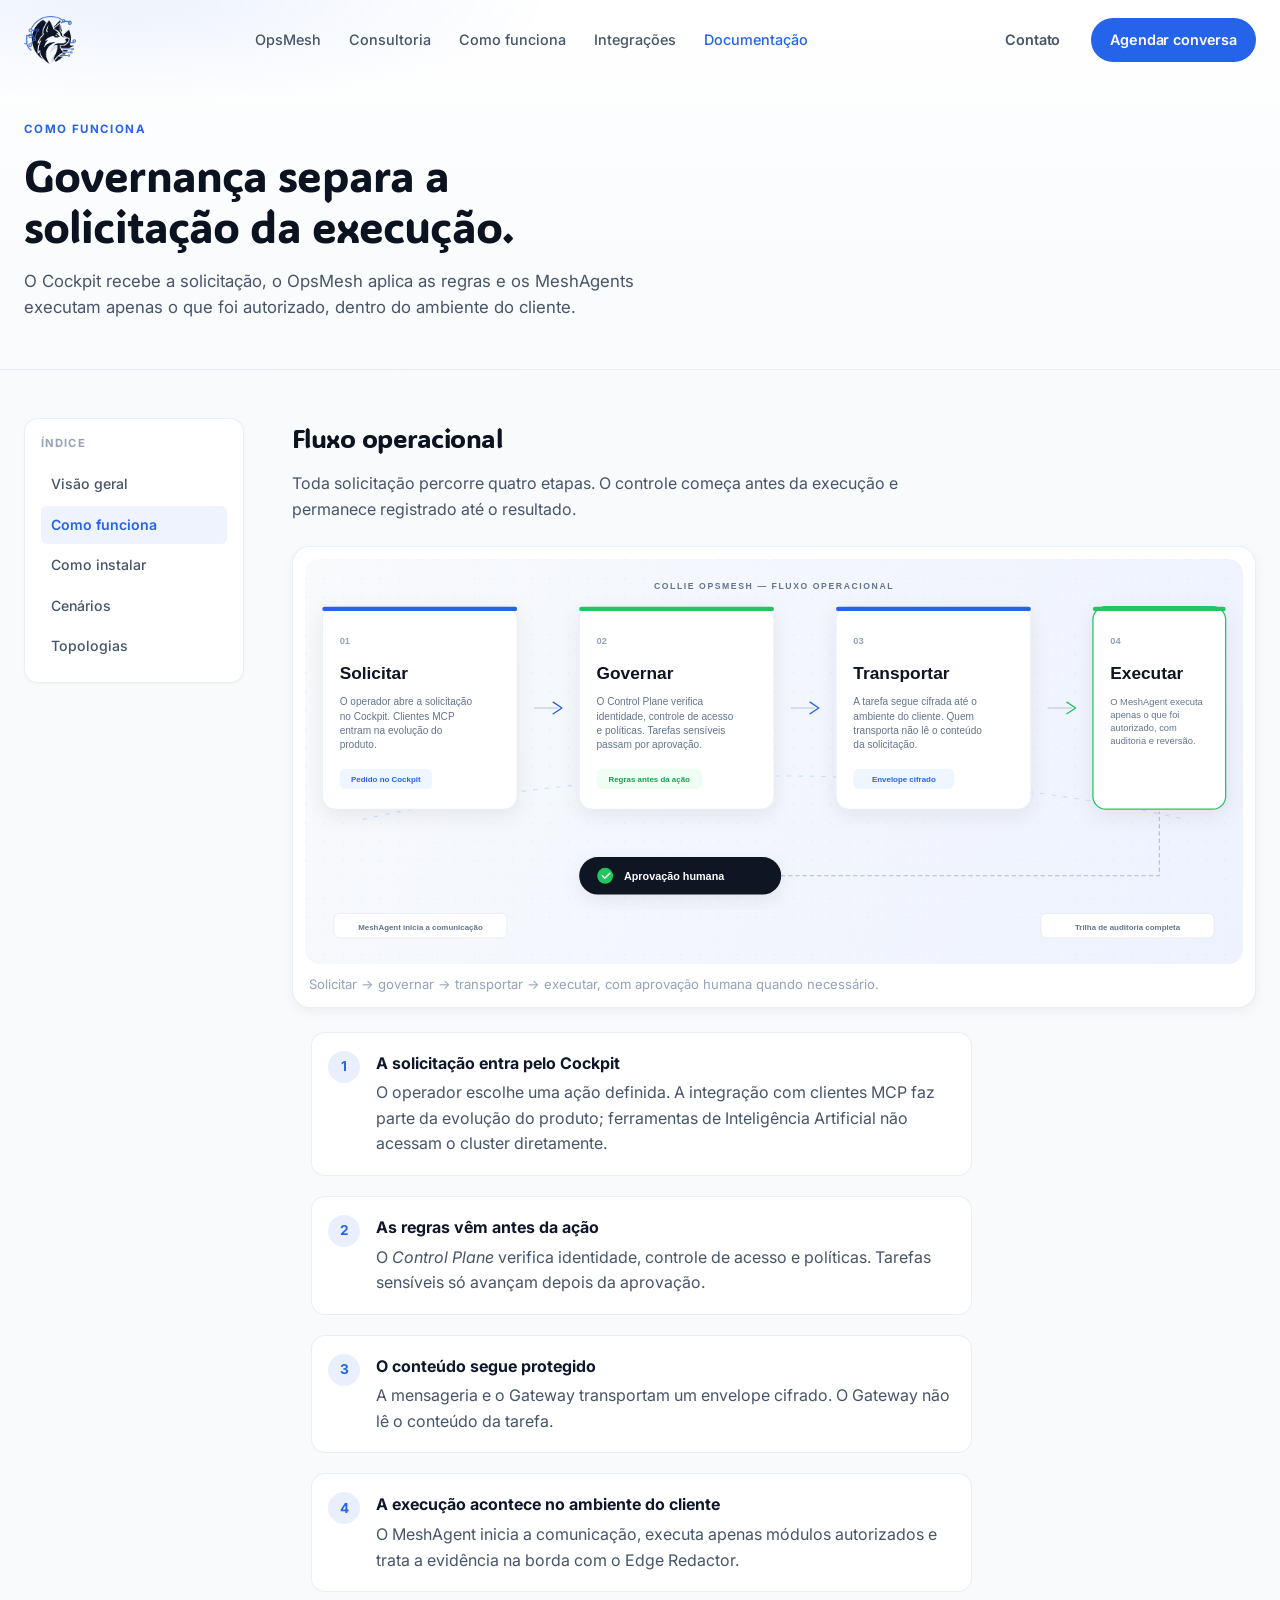
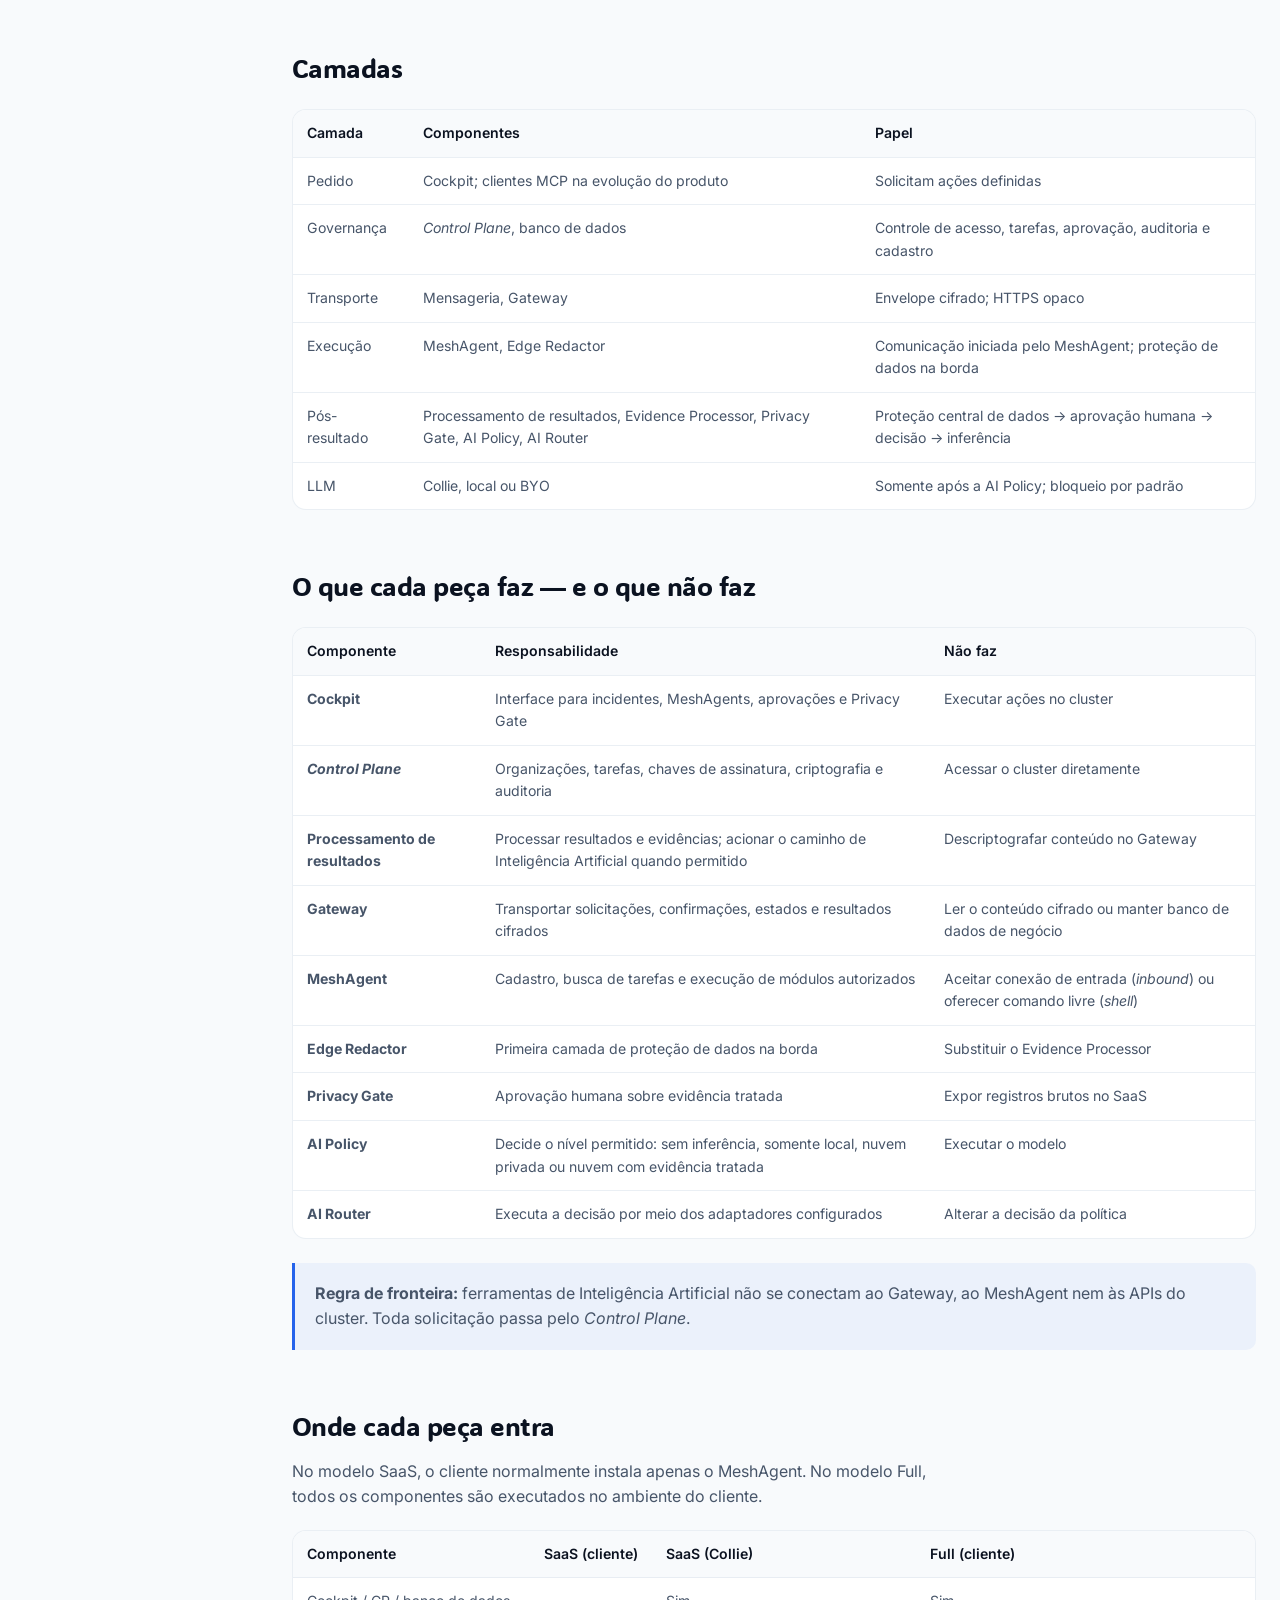
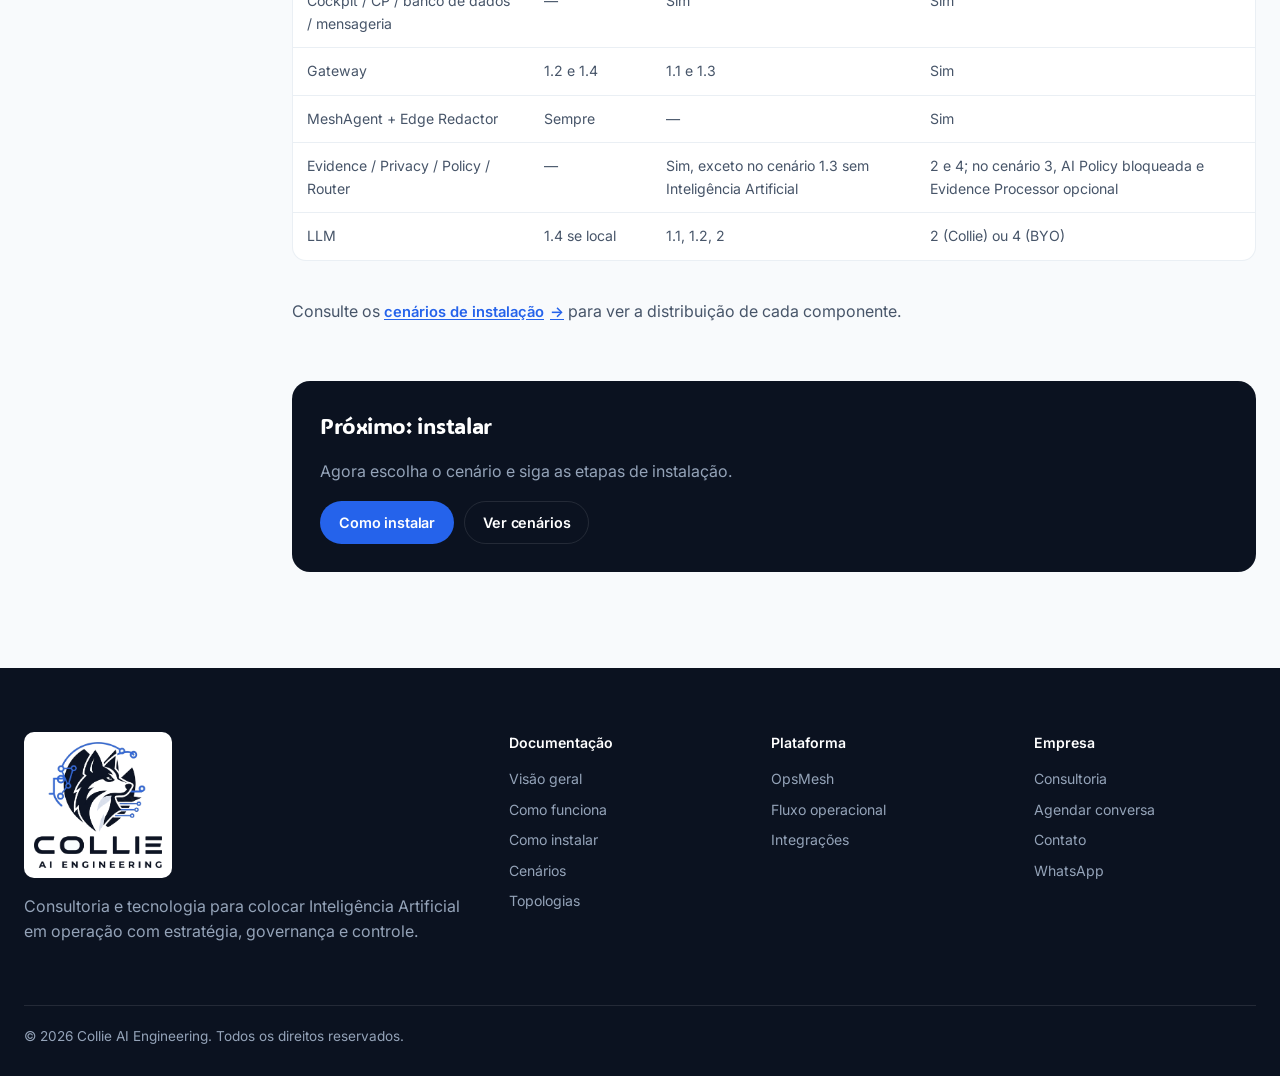
<file: docs/como-funciona.html>
<!DOCTYPE html>
<html lang="pt-BR">
<head>
  <meta charset="UTF-8" />
  <meta name="viewport" content="width=device-width, initial-scale=1.0" />
  <title>Como funciona o Collie OpsMesh | Collie AI Engineering</title>
  <meta name="description" content="Como o Collie OpsMesh governa solicitações de Inteligência Artificial: identidade, política, aprovação e execução por MeshAgents no ambiente do cliente." />
  <meta name="theme-color" content="#0B1220" />
  <link rel="canonical" href="https://www.collie.ia.br/docs/como-funciona.html" />
  <meta property="og:title" content="Como funciona o Collie OpsMesh — Collie AI Engineering" />
  <meta property="og:description" content="Camadas do Collie OpsMesh: solicitação, governança, transporte e execução." />
  <meta property="og:type" content="website" />
  <meta property="og:url" content="https://www.collie.ia.br/docs/como-funciona.html" />
  <meta property="og:locale" content="pt_BR" />
  <meta property="og:image" content="https://www.collie.ia.br/img/collie-lockup.png" />
  <meta property="og:site_name" content="Collie AI Engineering" />
  <meta name="twitter:card" content="summary_large_image" />
  <meta name="twitter:title" content="Como funciona o Collie OpsMesh — Collie AI Engineering" />
  <meta name="twitter:description" content="Camadas do Collie OpsMesh: solicitação, governança, transporte e execução." />
  <meta name="twitter:image" content="https://www.collie.ia.br/img/collie-lockup.png" />
  <script type="application/ld+json">
  {
    "@context": "https://schema.org",
    "@graph": [
      {
        "@type": "Organization",
        "@id": "https://www.collie.ia.br/#organization",
        "name": "Collie AI Engineering",
        "url": "https://www.collie.ia.br/"
      },
      {
        "@type": "SoftwareApplication",
        "@id": "https://www.collie.ia.br/#opsmesh",
        "name": "Collie OpsMesh",
        "alternateName": "OpsMesh",
        "provider": { "@id": "https://www.collie.ia.br/#organization" }
      },
      {
        "@type": "WebPage",
        "name": "Como funciona o Collie OpsMesh",
        "url": "https://www.collie.ia.br/docs/como-funciona.html",
        "description": "Camadas operacionais do Collie OpsMesh: solicitação, governança, transporte e execução.",
        "inLanguage": "pt-BR",
        "isPartOf": { "@type": "WebSite", "name": "Collie AI Engineering", "url": "https://www.collie.ia.br/" },
        "about": { "@id": "https://www.collie.ia.br/#opsmesh" },
        "publisher": { "@id": "https://www.collie.ia.br/#organization" },
        "breadcrumb": {
          "@type": "BreadcrumbList",
          "itemListElement": [
            { "@type": "ListItem", "position": 1, "name": "Collie", "item": "https://www.collie.ia.br/" },
            { "@type": "ListItem", "position": 2, "name": "Documentação", "item": "https://www.collie.ia.br/docs/" },
            { "@type": "ListItem", "position": 3, "name": "Como funciona", "item": "https://www.collie.ia.br/docs/como-funciona.html" }
          ]
        }
      }
    ]
  }
  </script>
  <script defer data-domain="www.collie.ia.br" src="https://plausible.io/js/script.js"></script>
  <link rel="icon" type="image/png" href="/img/favicon.png" />
  <link rel="apple-touch-icon" href="/img/favicon.png" />
  <link rel="preconnect" href="https://fonts.googleapis.com" />
  <link rel="preconnect" href="https://fonts.gstatic.com" crossorigin />
  <link href="https://fonts.googleapis.com/css2?family=ADLaM+Display&family=Inter:wght@400;500;600;700;800&display=swap" rel="stylesheet" />
  <link rel="stylesheet" href="/style.css" />
  <link rel="stylesheet" href="/docs.css" />
</head>
<body class="docs-page">
  <a class="skip-link" href="#main">Pular para o conteúdo</a>

  <header class="navbar scrolled" id="navbar">
    <div class="container nav-container">
      <a href="/" class="brand" aria-label="Início da Collie AI Engineering">
        <img src="/img/collie-mark.png" width="52" height="48" alt="Collie AI Engineering" />
      </a>
      <button class="mobile-menu-btn" type="button" aria-label="Abrir menu de navegação" aria-controls="primary-navigation" aria-expanded="false">
        <span></span><span></span><span></span>
      </button>
      <nav class="nav-links" id="primary-navigation" aria-label="Navegação principal">
        <a href="/#opsmesh" class="nav-link">OpsMesh</a>
        <a href="/#consulting" class="nav-link">Consultoria</a>
        <a href="/#workflow" class="nav-link">Como funciona</a>
        <a href="/#integrations" class="nav-link">Integrações</a>
        <a href="/docs/" class="nav-link" aria-current="page">Documentação</a>
      </nav>
      <div class="nav-actions" aria-label="Ações do cabeçalho">
        <a href="/#demo" class="btn btn-ghost">Contato</a>
        <a href="/#demo" class="btn btn-primary">Agendar conversa</a>
      </div>
    </div>
  </header>

  <header class="docs-hero">
    <div class="container">
      <p class="eyebrow">Como funciona</p>
      <h1>Governança separa a solicitação da execução.</h1>
      <p class="lede">O Cockpit recebe a solicitação, o OpsMesh aplica as regras e os MeshAgents executam apenas o que foi autorizado, dentro do ambiente do cliente.</p>
    </div>
  </header>

  <main id="main" class="container docs-layout">
    <aside class="docs-nav" aria-label="Índice da documentação">
      <h2>Índice</h2>
      <ul>
        <li><a href="/docs/">Visão geral</a></li>
        <li><a href="/docs/como-funciona.html" aria-current="page">Como funciona</a></li>
        <li><a href="/docs/instalar.html">Como instalar</a></li>
        <li><a href="/docs/cenarios.html">Cenários</a></li>
        <li><a href="/docs/topologias.html">Topologias</a></li>
      </ul>
    </aside>

    <div class="docs-content">
      <section aria-labelledby="flow-title">
        <h2 id="flow-title">Fluxo operacional</h2>
        <p>Toda solicitação percorre quatro etapas. O controle começa antes da execução e permanece registrado até o resultado.</p>
        <figure class="docs-figure">
          <img src="/img/opsmesh-flow.svg" width="1300" height="560" loading="lazy" alt="Fluxo de quatro etapas do Collie OpsMesh: solicitar, governar, transportar e executar, com aprovação humana quando necessário." />
          <figcaption>Solicitar → governar → transportar → executar, com aprovação humana quando necessário.</figcaption>
        </figure>
        <ol class="docs-steps">
          <li>
            <strong>A solicitação entra pelo Cockpit</strong>
            O operador escolhe uma ação definida. A integração com clientes MCP faz parte da evolução do produto; ferramentas de Inteligência Artificial não acessam o cluster diretamente.
          </li>
          <li>
            <strong>As regras vêm antes da ação</strong>
            O <em>Control Plane</em> verifica identidade, controle de acesso e políticas. Tarefas sensíveis só avançam depois da aprovação.
          </li>
          <li>
            <strong>O conteúdo segue protegido</strong>
            A mensageria e o Gateway transportam um envelope cifrado. O Gateway não lê o conteúdo da tarefa.
          </li>
          <li>
            <strong>A execução acontece no ambiente do cliente</strong>
            O MeshAgent inicia a comunicação, executa apenas módulos autorizados e trata a evidência na borda com o Edge Redactor.
          </li>
        </ol>
      </section>

      <section aria-labelledby="layers-title">
        <h2 id="layers-title">Camadas</h2>
        <div class="docs-table-wrap">
          <table class="docs-table">
            <thead>
              <tr>
                <th>Camada</th>
                <th>Componentes</th>
                <th>Papel</th>
              </tr>
            </thead>
            <tbody>
              <tr>
                <td>Pedido</td>
                <td>Cockpit; clientes MCP na evolução do produto</td>
                <td>Solicitam ações definidas</td>
              </tr>
              <tr>
                <td>Governança</td>
                <td><em>Control Plane</em>, banco de dados</td>
                <td>Controle de acesso, tarefas, aprovação, auditoria e cadastro</td>
              </tr>
              <tr>
                <td>Transporte</td>
                <td>Mensageria, Gateway</td>
                <td>Envelope cifrado; HTTPS opaco</td>
              </tr>
              <tr>
                <td>Execução</td>
                <td>MeshAgent, Edge Redactor</td>
                <td>Comunicação iniciada pelo MeshAgent; proteção de dados na borda</td>
              </tr>
              <tr>
                <td>Pós-resultado</td>
                <td>Processamento de resultados, Evidence Processor, Privacy Gate, AI Policy, AI Router</td>
                <td>Proteção central de dados → aprovação humana → decisão → inferência</td>
              </tr>
              <tr>
                <td>LLM</td>
                <td>Collie, local ou BYO</td>
                <td>Somente após a AI Policy; bloqueio por padrão</td>
              </tr>
            </tbody>
          </table>
        </div>
      </section>

      <section aria-labelledby="catalog-title">
        <h2 id="catalog-title">O que cada peça faz — e o que não faz</h2>
        <div class="docs-table-wrap">
          <table class="docs-table">
            <thead>
              <tr>
                <th>Componente</th>
                <th>Responsabilidade</th>
                <th>Não faz</th>
              </tr>
            </thead>
            <tbody>
              <tr>
                <td><strong>Cockpit</strong></td>
                <td>Interface para incidentes, MeshAgents, aprovações e Privacy Gate</td>
                <td>Executar ações no cluster</td>
              </tr>
              <tr>
                <td><strong><em>Control Plane</em></strong></td>
                <td>Organizações, tarefas, chaves de assinatura, criptografia e auditoria</td>
                <td>Acessar o cluster diretamente</td>
              </tr>
              <tr>
                <td><strong>Processamento de resultados</strong></td>
                <td>Processar resultados e evidências; acionar o caminho de Inteligência Artificial quando permitido</td>
                <td>Descriptografar conteúdo no Gateway</td>
              </tr>
              <tr>
                <td><strong>Gateway</strong></td>
                <td>Transportar solicitações, confirmações, estados e resultados cifrados</td>
                <td>Ler o conteúdo cifrado ou manter banco de dados de negócio</td>
              </tr>
              <tr>
                <td><strong>MeshAgent</strong></td>
                <td>Cadastro, busca de tarefas e execução de módulos autorizados</td>
                <td>Aceitar conexão de entrada (<em>inbound</em>) ou oferecer comando livre (<em>shell</em>)</td>
              </tr>
              <tr>
                <td><strong>Edge Redactor</strong></td>
                <td>Primeira camada de proteção de dados na borda</td>
                <td>Substituir o Evidence Processor</td>
              </tr>
              <tr>
                <td><strong>Privacy Gate</strong></td>
                <td>Aprovação humana sobre evidência tratada</td>
                <td>Expor registros brutos no SaaS</td>
              </tr>
              <tr>
                <td><strong>AI Policy</strong></td>
                <td>Decide o nível permitido: sem inferência, somente local, nuvem privada ou nuvem com evidência tratada</td>
                <td>Executar o modelo</td>
              </tr>
              <tr>
                <td><strong>AI Router</strong></td>
                <td>Executa a decisão por meio dos adaptadores configurados</td>
                <td>Alterar a decisão da política</td>
              </tr>
            </tbody>
          </table>
        </div>
        <div class="docs-callout">
          <p><strong>Regra de fronteira:</strong> ferramentas de Inteligência Artificial não se conectam ao Gateway, ao MeshAgent nem às APIs do cluster. Toda solicitação passa pelo <em>Control Plane</em>.</p>
        </div>
      </section>

      <section aria-labelledby="saas-full-title">
        <h2 id="saas-full-title">Onde cada peça entra</h2>
        <p>No modelo SaaS, o cliente normalmente instala apenas o MeshAgent. No modelo Full, todos os componentes são executados no ambiente do cliente.</p>
        <div class="docs-table-wrap">
          <table class="docs-table">
            <thead>
              <tr>
                <th>Componente</th>
                <th>SaaS (cliente)</th>
                <th>SaaS (Collie)</th>
                <th>Full (cliente)</th>
              </tr>
            </thead>
            <tbody>
              <tr>
                <td>Cockpit / CP / banco de dados / mensageria</td>
                <td>—</td>
                <td>Sim</td>
                <td>Sim</td>
              </tr>
              <tr>
                <td>Gateway</td>
                <td>1.2 e 1.4</td>
                <td>1.1 e 1.3</td>
                <td>Sim</td>
              </tr>
              <tr>
                <td>MeshAgent + Edge Redactor</td>
                <td>Sempre</td>
                <td>—</td>
                <td>Sim</td>
              </tr>
              <tr>
                <td>Evidence / Privacy / Policy / Router</td>
                <td>—</td>
                <td>Sim, exceto no cenário 1.3 sem Inteligência Artificial</td>
                <td>2 e 4; no cenário 3, AI Policy bloqueada e Evidence Processor opcional</td>
              </tr>
              <tr>
                <td>LLM</td>
                <td>1.4 se local</td>
                <td>1.1, 1.2, 2</td>
                <td>2 (Collie) ou 4 (BYO)</td>
              </tr>
            </tbody>
          </table>
        </div>
        <p>Consulte os <a class="text-link" href="/docs/cenarios.html">cenários de instalação</a> para ver a distribuição de cada componente.</p>
      </section>

      <div class="docs-cta-strip">
        <h2>Próximo: instalar</h2>
        <p>Agora escolha o cenário e siga as etapas de instalação.</p>
        <div class="cta-row">
          <a href="/docs/instalar.html" class="btn btn-primary">Como instalar</a>
          <a href="/docs/cenarios.html" class="btn btn-outline">Ver cenários</a>
        </div>
      </div>
    </div>
  </main>

  <footer class="footer" id="empresa">
    <div class="container footer-grid">
      <div class="footer-brand">
        <img src="/img/collie-lockup.png" width="150" height="148" loading="lazy" alt="Collie AI Engineering" />
        <p>Consultoria e tecnologia para colocar Inteligência Artificial em operação com estratégia, governança e controle.</p>
      </div>
      <nav aria-label="Links da documentação no rodapé">
        <h3>Documentação</h3>
        <a href="/docs/">Visão geral</a>
        <a href="/docs/como-funciona.html">Como funciona</a>
        <a href="/docs/instalar.html">Como instalar</a>
        <a href="/docs/cenarios.html">Cenários</a>
        <a href="/docs/topologias.html">Topologias</a>
      </nav>
      <nav aria-label="Links da plataforma no rodapé">
        <h3>Plataforma</h3>
        <a href="/#opsmesh">OpsMesh</a>
        <a href="/#workflow">Fluxo operacional</a>
        <a href="/#integrations">Integrações</a>
      </nav>
      <nav aria-label="Links da empresa no rodapé">
        <h3>Empresa</h3>
        <a href="/#consulting">Consultoria</a>
        <a href="/#demo">Agendar conversa</a>
        <a href="mailto:contato@collie.ia.br">Contato</a>
        <a href="https://wa.me/5561982505951" target="_blank" rel="noopener">WhatsApp</a>
      </nav>
    </div>
    <div class="container footer-bottom">
      <p>&copy; 2026 Collie AI Engineering. Todos os direitos reservados.</p>
    </div>
  </footer>

  <script src="/script.js"></script>
</body>
</html>
</file>
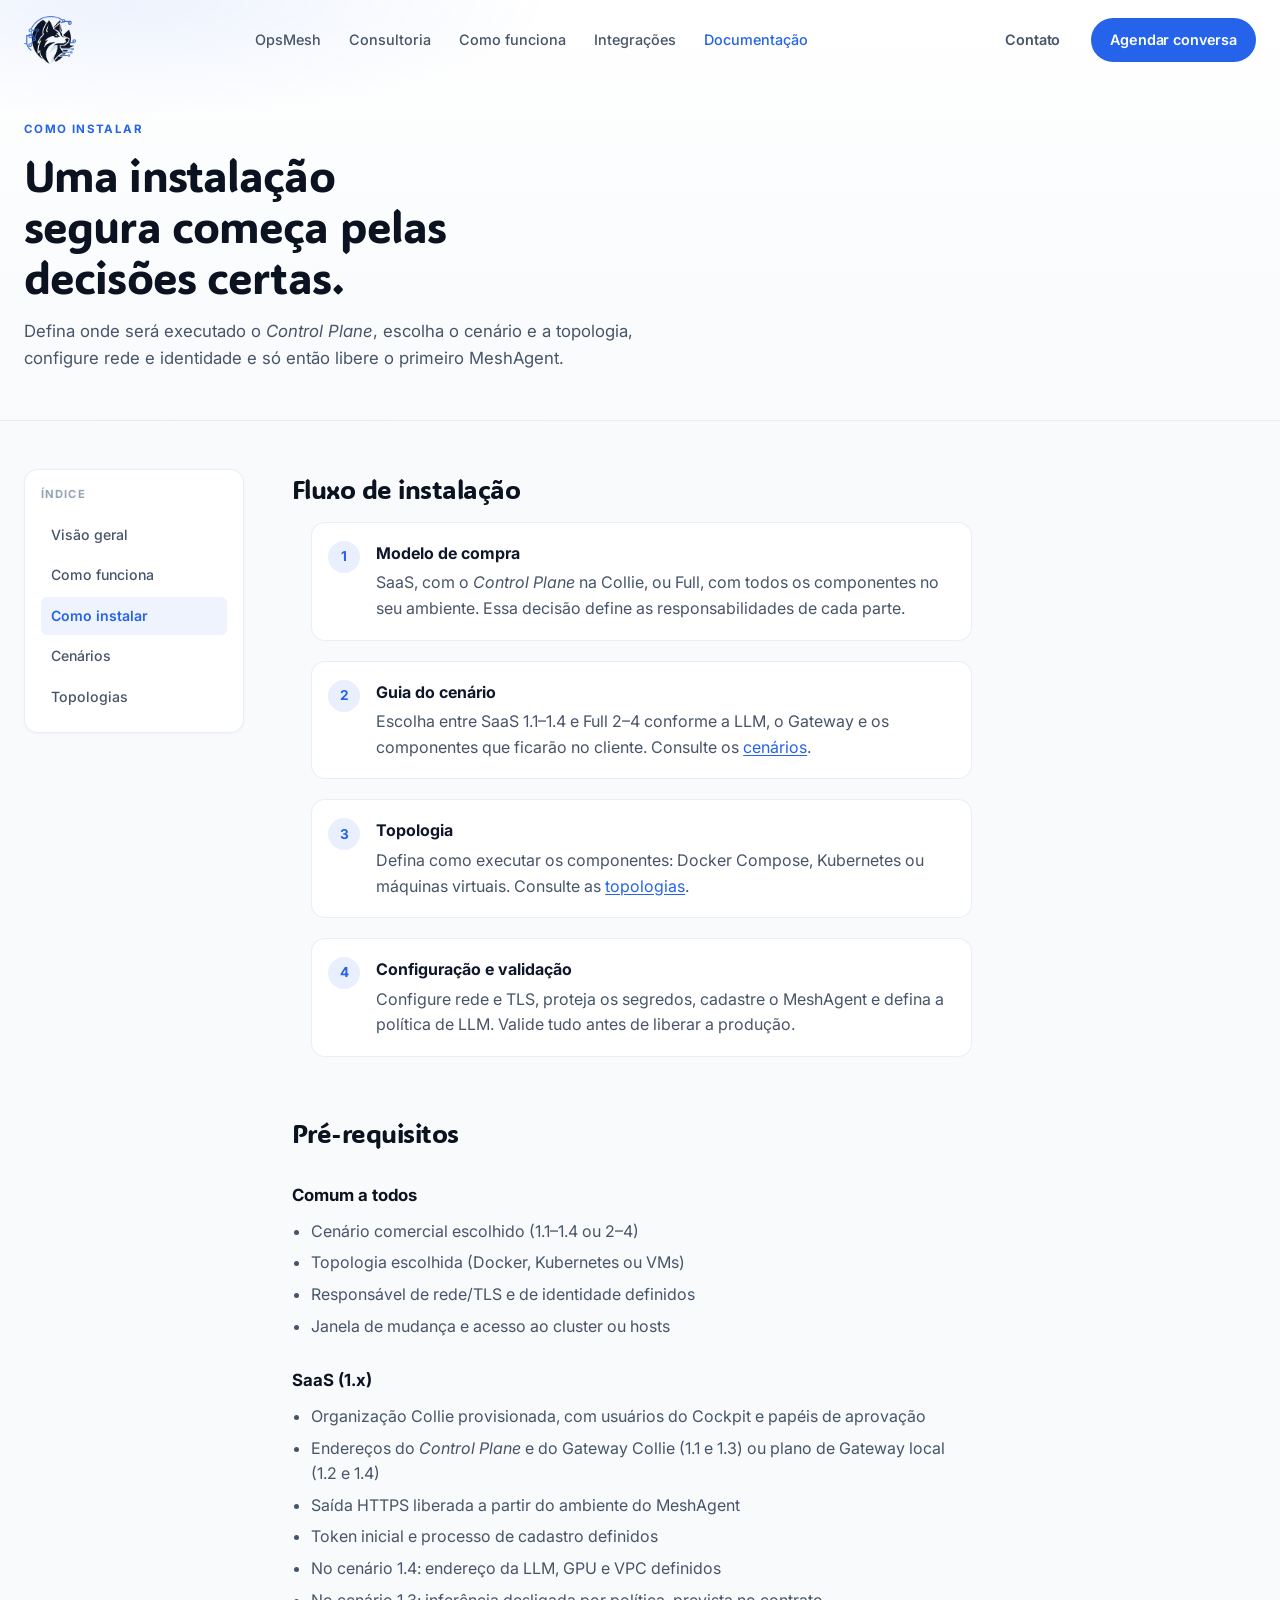
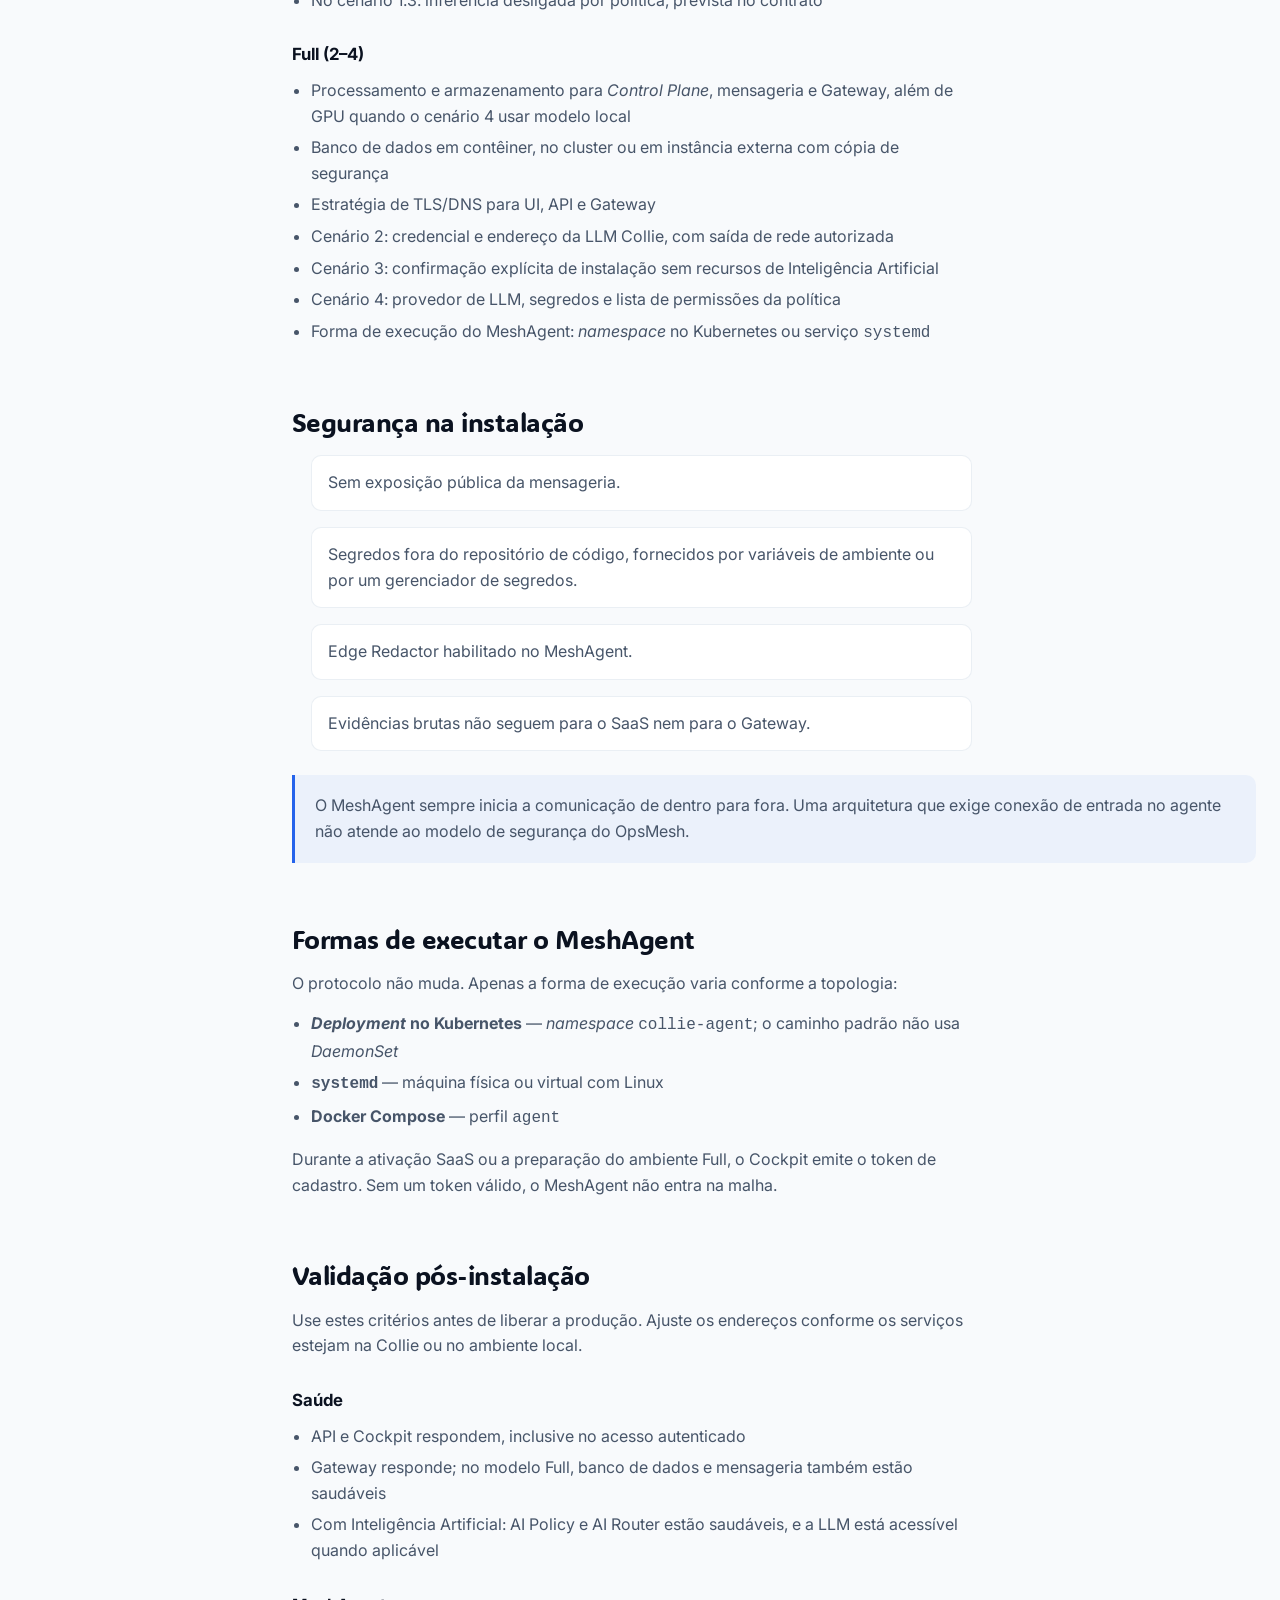
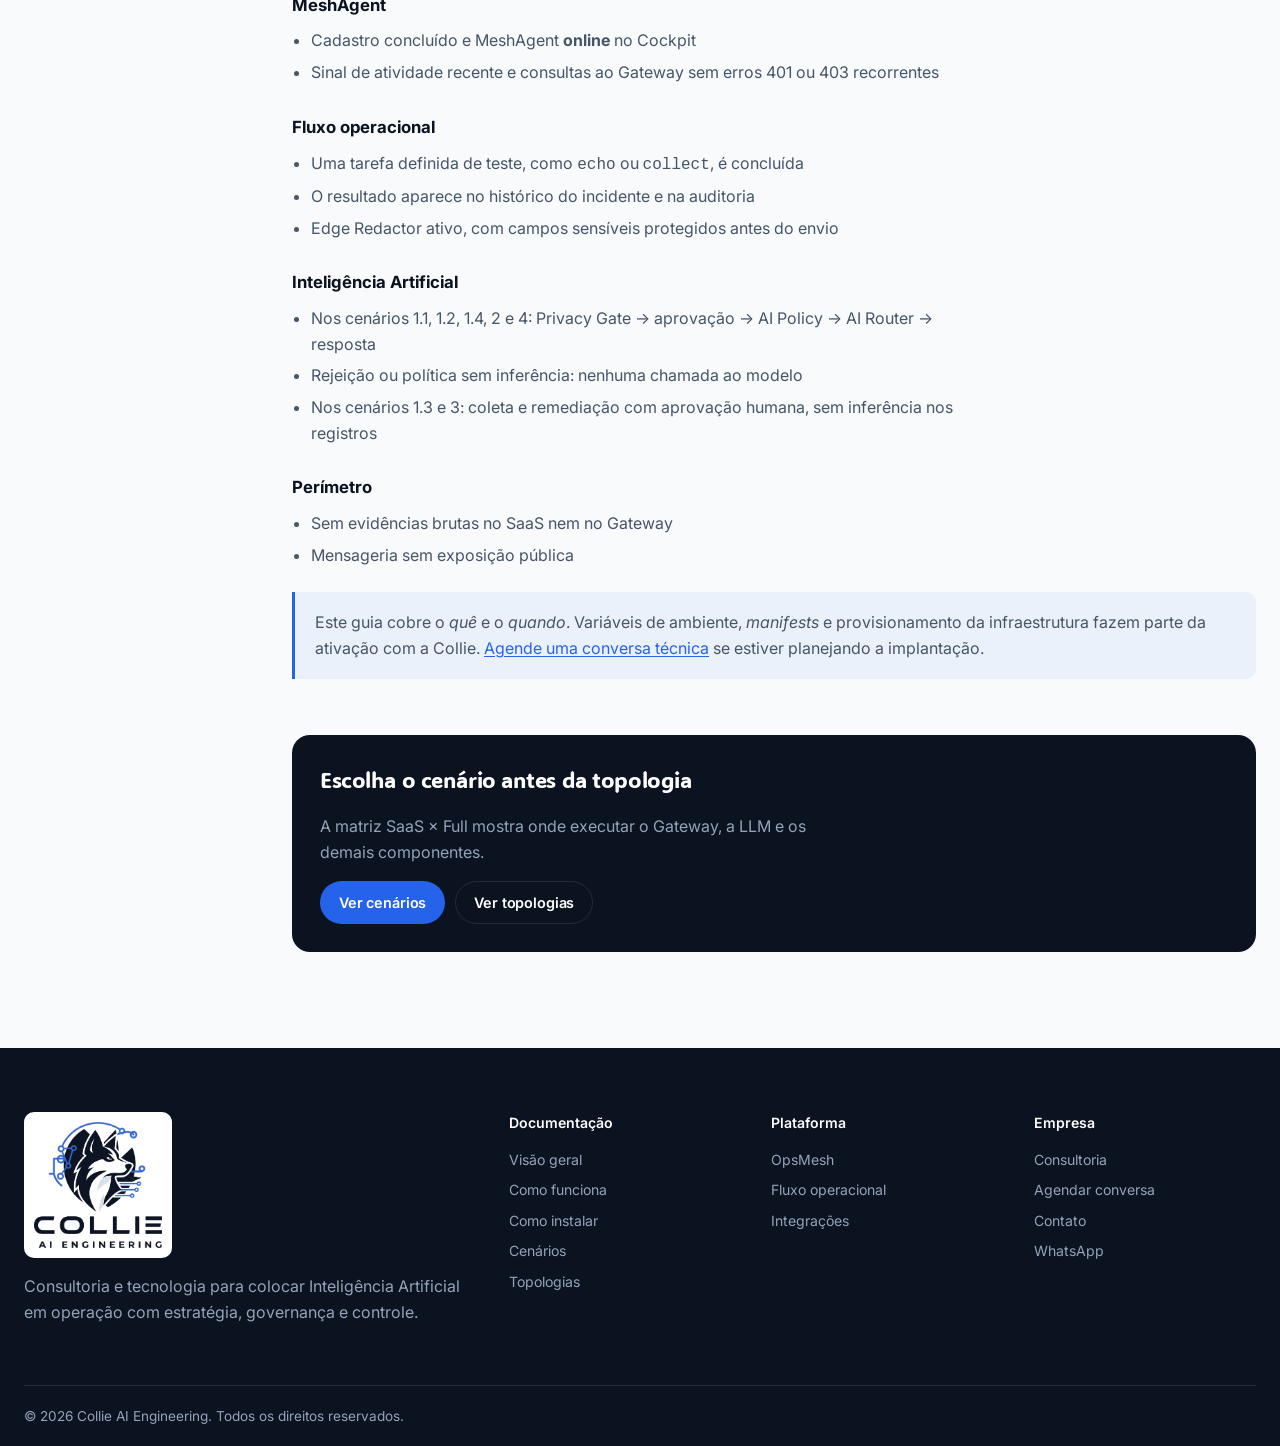
<file: docs/instalar.html>
<!DOCTYPE html>
<html lang="pt-BR">
<head>
  <meta charset="UTF-8" />
  <meta name="viewport" content="width=device-width, initial-scale=1.0" />
  <title>Como instalar o Collie OpsMesh | Collie AI Engineering</title>
  <meta name="description" content="Instalação do Collie OpsMesh: modelo SaaS ou Full, cenário, topologia, pré-requisitos, rede e validação antes da produção." />
  <meta name="theme-color" content="#0B1220" />
  <link rel="canonical" href="https://www.collie.ia.br/docs/instalar.html" />
  <meta property="og:title" content="Como instalar o Collie OpsMesh — Collie AI Engineering" />
  <meta property="og:description" content="Fluxo de instalação do Collie OpsMesh: SaaS ou Full, cenário, topologia e validação." />
  <meta property="og:type" content="website" />
  <meta property="og:url" content="https://www.collie.ia.br/docs/instalar.html" />
  <meta property="og:locale" content="pt_BR" />
  <meta property="og:image" content="https://www.collie.ia.br/img/collie-lockup.png" />
  <meta property="og:site_name" content="Collie AI Engineering" />
  <meta name="twitter:card" content="summary_large_image" />
  <meta name="twitter:title" content="Como instalar o Collie OpsMesh — Collie AI Engineering" />
  <meta name="twitter:description" content="Fluxo de instalação do Collie OpsMesh: SaaS ou Full, cenário, topologia e validação." />
  <meta name="twitter:image" content="https://www.collie.ia.br/img/collie-lockup.png" />
  <script type="application/ld+json">
  {
    "@context": "https://schema.org",
    "@graph": [
      {
        "@type": "Organization",
        "@id": "https://www.collie.ia.br/#organization",
        "name": "Collie AI Engineering",
        "url": "https://www.collie.ia.br/"
      },
      {
        "@type": "SoftwareApplication",
        "@id": "https://www.collie.ia.br/#opsmesh",
        "name": "Collie OpsMesh",
        "alternateName": "OpsMesh",
        "provider": { "@id": "https://www.collie.ia.br/#organization" }
      },
      {
        "@type": "WebPage",
        "name": "Como instalar o Collie OpsMesh",
        "url": "https://www.collie.ia.br/docs/instalar.html",
        "description": "Fluxo de instalação do Collie OpsMesh: SaaS ou Full, cenário, topologia e validação.",
        "inLanguage": "pt-BR",
        "isPartOf": { "@type": "WebSite", "name": "Collie AI Engineering", "url": "https://www.collie.ia.br/" },
        "about": { "@id": "https://www.collie.ia.br/#opsmesh" },
        "publisher": { "@id": "https://www.collie.ia.br/#organization" },
        "breadcrumb": {
          "@type": "BreadcrumbList",
          "itemListElement": [
            { "@type": "ListItem", "position": 1, "name": "Collie", "item": "https://www.collie.ia.br/" },
            { "@type": "ListItem", "position": 2, "name": "Documentação", "item": "https://www.collie.ia.br/docs/" },
            { "@type": "ListItem", "position": 3, "name": "Como instalar", "item": "https://www.collie.ia.br/docs/instalar.html" }
          ]
        }
      }
    ]
  }
  </script>
  <script defer data-domain="www.collie.ia.br" src="https://plausible.io/js/script.js"></script>
  <link rel="icon" type="image/png" href="/img/favicon.png" />
  <link rel="apple-touch-icon" href="/img/favicon.png" />
  <link rel="preconnect" href="https://fonts.googleapis.com" />
  <link rel="preconnect" href="https://fonts.gstatic.com" crossorigin />
  <link href="https://fonts.googleapis.com/css2?family=ADLaM+Display&family=Inter:wght@400;500;600;700;800&display=swap" rel="stylesheet" />
  <link rel="stylesheet" href="/style.css" />
  <link rel="stylesheet" href="/docs.css" />
</head>
<body class="docs-page">
  <a class="skip-link" href="#main">Pular para o conteúdo</a>

  <header class="navbar scrolled" id="navbar">
    <div class="container nav-container">
      <a href="/" class="brand" aria-label="Início da Collie AI Engineering">
        <img src="/img/collie-mark.png" width="52" height="48" alt="Collie AI Engineering" />
      </a>
      <button class="mobile-menu-btn" type="button" aria-label="Abrir menu de navegação" aria-controls="primary-navigation" aria-expanded="false">
        <span></span><span></span><span></span>
      </button>
      <nav class="nav-links" id="primary-navigation" aria-label="Navegação principal">
        <a href="/#opsmesh" class="nav-link">OpsMesh</a>
        <a href="/#consulting" class="nav-link">Consultoria</a>
        <a href="/#workflow" class="nav-link">Como funciona</a>
        <a href="/#integrations" class="nav-link">Integrações</a>
        <a href="/docs/" class="nav-link" aria-current="page">Documentação</a>
      </nav>
      <div class="nav-actions" aria-label="Ações do cabeçalho">
        <a href="/#demo" class="btn btn-ghost">Contato</a>
        <a href="/#demo" class="btn btn-primary">Agendar conversa</a>
      </div>
    </div>
  </header>

  <header class="docs-hero">
    <div class="container">
      <p class="eyebrow">Como instalar</p>
      <h1>Uma instalação segura começa pelas decisões certas.</h1>
      <p class="lede">Defina onde será executado o <em>Control Plane</em>, escolha o cenário e a topologia, configure rede e identidade e só então libere o primeiro MeshAgent.</p>
    </div>
  </header>

  <main id="main" class="container docs-layout">
    <aside class="docs-nav" aria-label="Índice da documentação">
      <h2>Índice</h2>
      <ul>
        <li><a href="/docs/">Visão geral</a></li>
        <li><a href="/docs/como-funciona.html">Como funciona</a></li>
        <li><a href="/docs/instalar.html" aria-current="page">Como instalar</a></li>
        <li><a href="/docs/cenarios.html">Cenários</a></li>
        <li><a href="/docs/topologias.html">Topologias</a></li>
      </ul>
    </aside>

    <div class="docs-content">
      <section aria-labelledby="flow-title">
        <h2 id="flow-title">Fluxo de instalação</h2>
        <ol class="docs-steps">
          <li>
            <strong>Modelo de compra</strong>
            SaaS, com o <em>Control Plane</em> na Collie, ou Full, com todos os componentes no seu ambiente. Essa decisão define as responsabilidades de cada parte.
          </li>
          <li>
            <strong>Guia do cenário</strong>
            Escolha entre SaaS 1.1–1.4 e Full 2–4 conforme a LLM, o Gateway e os componentes que ficarão no cliente. Consulte os <a href="/docs/cenarios.html">cenários</a>.
          </li>
          <li>
            <strong>Topologia</strong>
            Defina como executar os componentes: Docker Compose, Kubernetes ou máquinas virtuais. Consulte as <a href="/docs/topologias.html">topologias</a>.
          </li>
          <li>
            <strong>Configuração e validação</strong>
            Configure rede e TLS, proteja os segredos, cadastre o MeshAgent e defina a política de LLM. Valide tudo antes de liberar a produção.
          </li>
        </ol>
      </section>

      <section aria-labelledby="prereq-title">
        <h2 id="prereq-title">Pré-requisitos</h2>
        <h3>Comum a todos</h3>
        <ul>
          <li>Cenário comercial escolhido (1.1–1.4 ou 2–4)</li>
          <li>Topologia escolhida (Docker, Kubernetes ou VMs)</li>
          <li>Responsável de rede/TLS e de identidade definidos</li>
          <li>Janela de mudança e acesso ao cluster ou hosts</li>
        </ul>

        <h3>SaaS (1.x)</h3>
        <ul>
          <li>Organização Collie provisionada, com usuários do Cockpit e papéis de aprovação</li>
          <li>Endereços do <em>Control Plane</em> e do Gateway Collie (1.1 e 1.3) ou plano de Gateway local (1.2 e 1.4)</li>
          <li>Saída HTTPS liberada a partir do ambiente do MeshAgent</li>
          <li>Token inicial e processo de cadastro definidos</li>
          <li>No cenário 1.4: endereço da LLM, GPU e VPC definidos</li>
          <li>No cenário 1.3: inferência desligada por política, prevista no contrato</li>
        </ul>

        <h3>Full (2–4)</h3>
        <ul>
          <li>Processamento e armazenamento para <em>Control Plane</em>, mensageria e Gateway, além de GPU quando o cenário 4 usar modelo local</li>
          <li>Banco de dados em contêiner, no cluster ou em instância externa com cópia de segurança</li>
          <li>Estratégia de TLS/DNS para UI, API e Gateway</li>
          <li>Cenário 2: credencial e endereço da LLM Collie, com saída de rede autorizada</li>
          <li>Cenário 3: confirmação explícita de instalação sem recursos de Inteligência Artificial</li>
          <li>Cenário 4: provedor de LLM, segredos e lista de permissões da política</li>
          <li>Forma de execução do MeshAgent: <em>namespace</em> no Kubernetes ou serviço <code>systemd</code></li>
        </ul>
      </section>

      <section aria-labelledby="security-title">
        <h2 id="security-title">Segurança na instalação</h2>
        <ul class="docs-principles">
          <li>Sem exposição pública da mensageria.</li>
          <li>Segredos fora do repositório de código, fornecidos por variáveis de ambiente ou por um gerenciador de segredos.</li>
          <li>Edge Redactor habilitado no MeshAgent.</li>
          <li>Evidências brutas não seguem para o SaaS nem para o Gateway.</li>
        </ul>
        <div class="docs-callout">
          <p>O MeshAgent sempre inicia a comunicação de dentro para fora. Uma arquitetura que exige conexão de entrada no agente não atende ao modelo de segurança do OpsMesh.</p>
        </div>
      </section>

      <section aria-labelledby="agent-title">
        <h2 id="agent-title">Formas de executar o MeshAgent</h2>
        <p>O protocolo não muda. Apenas a forma de execução varia conforme a topologia:</p>
        <ul>
          <li><strong><em>Deployment</em> no Kubernetes</strong> — <em>namespace</em> <code>collie-agent</code>; o caminho padrão não usa <em>DaemonSet</em></li>
          <li><strong><code>systemd</code></strong> — máquina física ou virtual com Linux</li>
          <li><strong>Docker Compose</strong> — perfil <code>agent</code></li>
        </ul>
        <p>Durante a ativação SaaS ou a preparação do ambiente Full, o Cockpit emite o token de cadastro. Sem um token válido, o MeshAgent não entra na malha.</p>
      </section>

      <section aria-labelledby="validate-title">
        <h2 id="validate-title">Validação pós-instalação</h2>
        <p>Use estes critérios antes de liberar a produção. Ajuste os endereços conforme os serviços estejam na Collie ou no ambiente local.</p>
        <h3>Saúde</h3>
        <ul>
          <li>API e Cockpit respondem, inclusive no acesso autenticado</li>
          <li>Gateway responde; no modelo Full, banco de dados e mensageria também estão saudáveis</li>
          <li>Com Inteligência Artificial: AI Policy e AI Router estão saudáveis, e a LLM está acessível quando aplicável</li>
        </ul>
        <h3>MeshAgent</h3>
        <ul>
          <li>Cadastro concluído e MeshAgent <strong>online</strong> no Cockpit</li>
          <li>Sinal de atividade recente e consultas ao Gateway sem erros 401 ou 403 recorrentes</li>
        </ul>
        <h3>Fluxo operacional</h3>
        <ul>
          <li>Uma tarefa definida de teste, como <code>echo</code> ou <code>collect</code>, é concluída</li>
          <li>O resultado aparece no histórico do incidente e na auditoria</li>
          <li>Edge Redactor ativo, com campos sensíveis protegidos antes do envio</li>
        </ul>
        <h3>Inteligência Artificial</h3>
        <ul>
          <li>Nos cenários 1.1, 1.2, 1.4, 2 e 4: Privacy Gate → aprovação → AI Policy → AI Router → resposta</li>
          <li>Rejeição ou política sem inferência: nenhuma chamada ao modelo</li>
          <li>Nos cenários 1.3 e 3: coleta e remediação com aprovação humana, sem inferência nos registros</li>
        </ul>
        <h3>Perímetro</h3>
        <ul>
          <li>Sem evidências brutas no SaaS nem no Gateway</li>
          <li>Mensageria sem exposição pública</li>
        </ul>
        <div class="docs-callout">
          <p>Este guia cobre o <em>quê</em> e o <em>quando</em>. Variáveis de ambiente, <em>manifests</em> e provisionamento da infraestrutura fazem parte da ativação com a Collie. <a href="/#demo">Agende uma conversa técnica</a> se estiver planejando a implantação.</p>
        </div>
      </section>

      <div class="docs-cta-strip">
        <h2>Escolha o cenário antes da topologia</h2>
        <p>A matriz SaaS × Full mostra onde executar o Gateway, a LLM e os demais componentes.</p>
        <div class="cta-row">
          <a href="/docs/cenarios.html" class="btn btn-primary">Ver cenários</a>
          <a href="/docs/topologias.html" class="btn btn-outline">Ver topologias</a>
        </div>
      </div>
    </div>
  </main>

  <footer class="footer" id="empresa">
    <div class="container footer-grid">
      <div class="footer-brand">
        <img src="/img/collie-lockup.png" width="150" height="148" loading="lazy" alt="Collie AI Engineering" />
        <p>Consultoria e tecnologia para colocar Inteligência Artificial em operação com estratégia, governança e controle.</p>
      </div>
      <nav aria-label="Links da documentação no rodapé">
        <h3>Documentação</h3>
        <a href="/docs/">Visão geral</a>
        <a href="/docs/como-funciona.html">Como funciona</a>
        <a href="/docs/instalar.html">Como instalar</a>
        <a href="/docs/cenarios.html">Cenários</a>
        <a href="/docs/topologias.html">Topologias</a>
      </nav>
      <nav aria-label="Links da plataforma no rodapé">
        <h3>Plataforma</h3>
        <a href="/#opsmesh">OpsMesh</a>
        <a href="/#workflow">Fluxo operacional</a>
        <a href="/#integrations">Integrações</a>
      </nav>
      <nav aria-label="Links da empresa no rodapé">
        <h3>Empresa</h3>
        <a href="/#consulting">Consultoria</a>
        <a href="/#demo">Agendar conversa</a>
        <a href="mailto:contato@collie.ia.br">Contato</a>
        <a href="https://wa.me/5561982505951" target="_blank" rel="noopener">WhatsApp</a>
      </nav>
    </div>
    <div class="container footer-bottom">
      <p>&copy; 2026 Collie AI Engineering. Todos os direitos reservados.</p>
    </div>
  </footer>

  <script src="/script.js"></script>
</body>
</html>
</file>
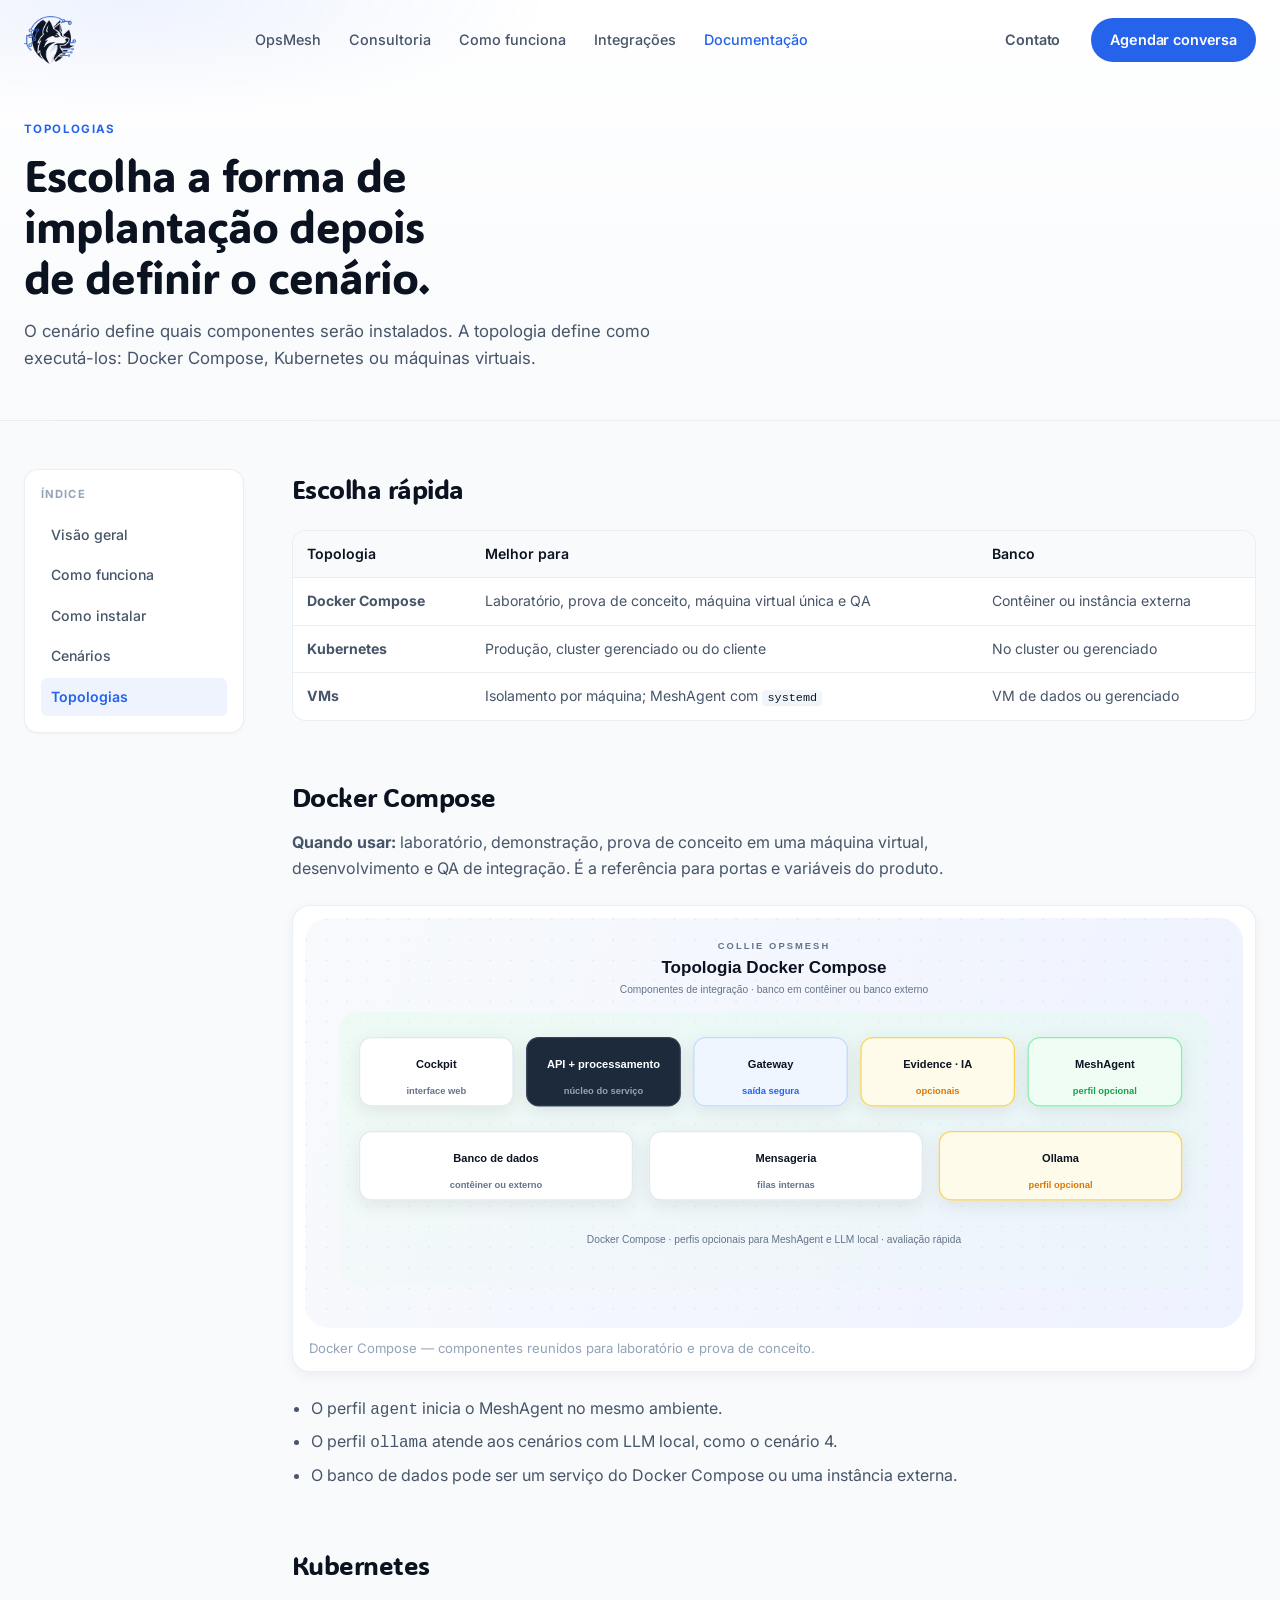
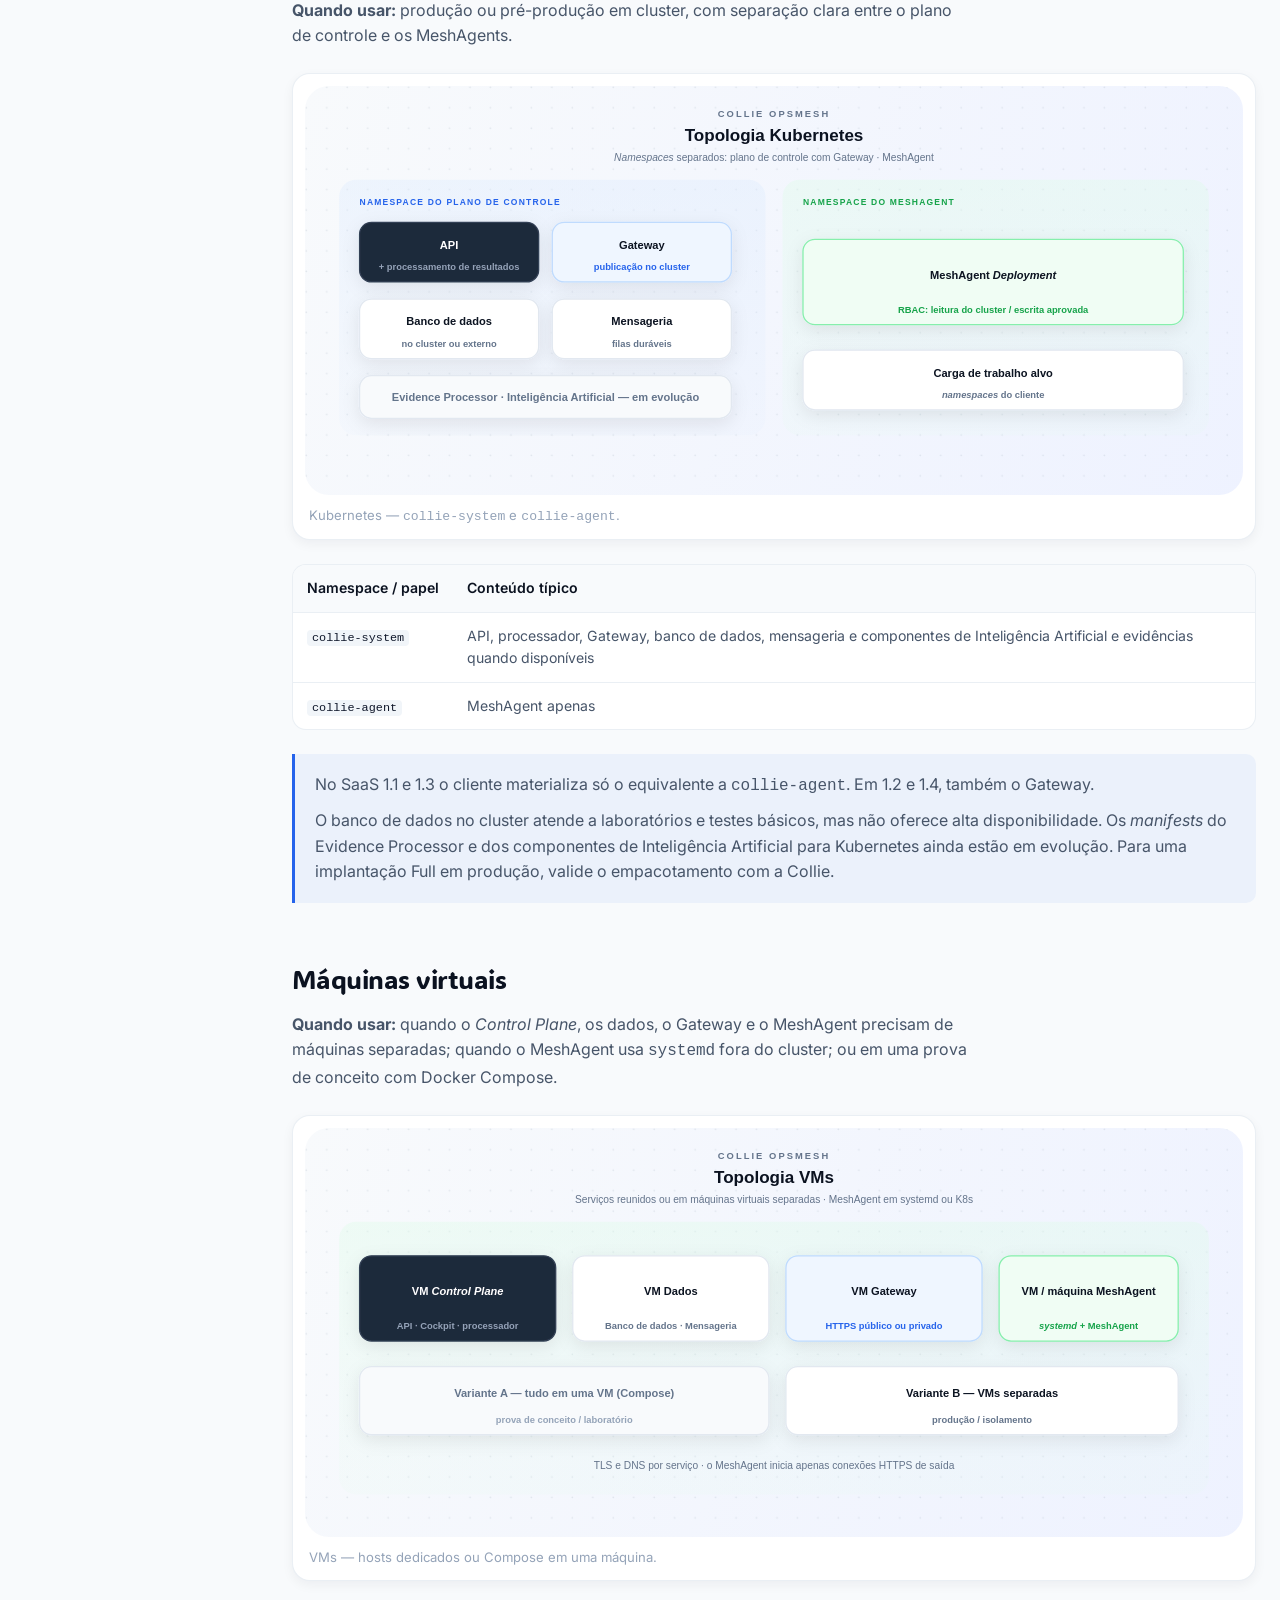
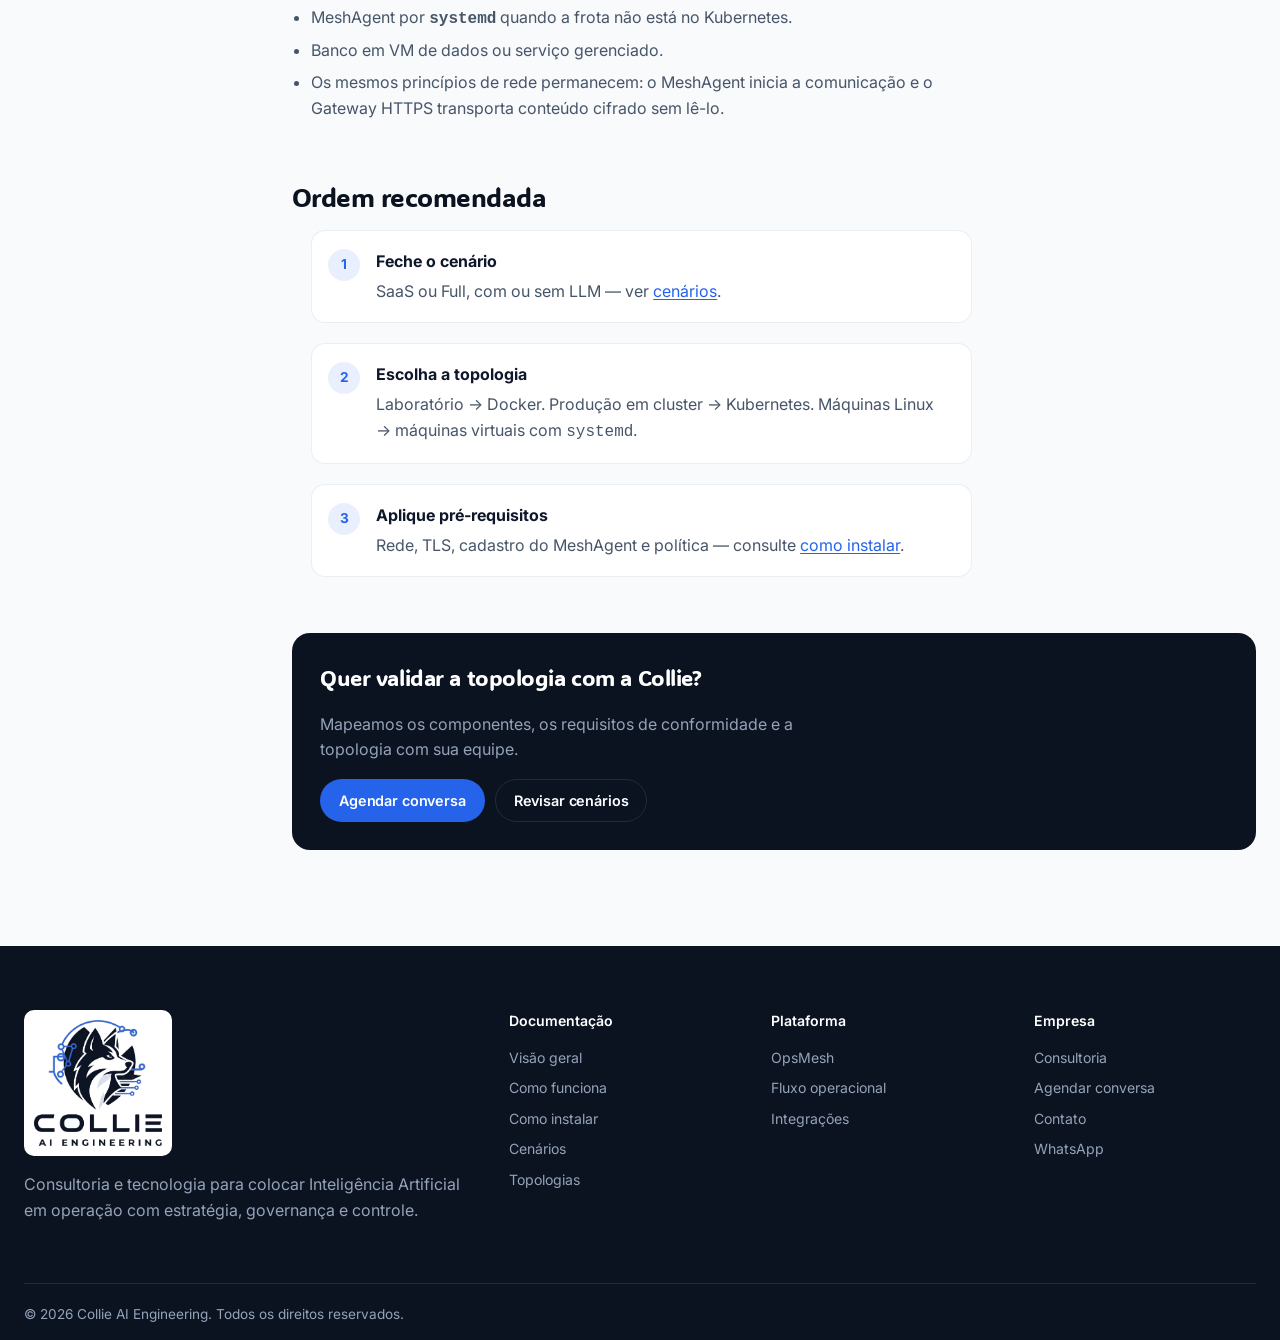
<file: docs/topologias.html>
<!DOCTYPE html>
<html lang="pt-BR">
<head>
  <meta charset="UTF-8" />
  <meta name="viewport" content="width=device-width, initial-scale=1.0" />
  <title>Topologias de implantação OpsMesh | Collie AI Engineering</title>
  <meta name="description" content="Topologias Collie OpsMesh: Docker Compose, Kubernetes ou máquinas virtuais após definir o cenário SaaS ou Full." />
  <meta name="theme-color" content="#0B1220" />
  <link rel="canonical" href="https://www.collie.ia.br/docs/topologias.html" />
  <meta property="og:title" content="Topologias de implantação Collie OpsMesh — Collie AI Engineering" />
  <meta property="og:description" content="Docker, Kubernetes ou VMs: quando usar cada empacotamento do Collie OpsMesh." />
  <meta property="og:type" content="website" />
  <meta property="og:url" content="https://www.collie.ia.br/docs/topologias.html" />
  <meta property="og:locale" content="pt_BR" />
  <meta property="og:image" content="https://www.collie.ia.br/img/collie-lockup.png" />
  <meta property="og:site_name" content="Collie AI Engineering" />
  <meta name="twitter:card" content="summary_large_image" />
  <meta name="twitter:title" content="Topologias de implantação Collie OpsMesh — Collie AI Engineering" />
  <meta name="twitter:description" content="Docker, Kubernetes ou VMs: quando usar cada empacotamento do Collie OpsMesh." />
  <meta name="twitter:image" content="https://www.collie.ia.br/img/collie-lockup.png" />
  <script type="application/ld+json">
  {
    "@context": "https://schema.org",
    "@graph": [
      {
        "@type": "Organization",
        "@id": "https://www.collie.ia.br/#organization",
        "name": "Collie AI Engineering",
        "url": "https://www.collie.ia.br/"
      },
      {
        "@type": "SoftwareApplication",
        "@id": "https://www.collie.ia.br/#opsmesh",
        "name": "Collie OpsMesh",
        "alternateName": "OpsMesh",
        "provider": { "@id": "https://www.collie.ia.br/#organization" }
      },
      {
        "@type": "WebPage",
        "name": "Topologias de implantação Collie OpsMesh",
        "url": "https://www.collie.ia.br/docs/topologias.html",
        "description": "Docker Compose, Kubernetes e VMs para o Collie OpsMesh.",
        "inLanguage": "pt-BR",
        "isPartOf": { "@type": "WebSite", "name": "Collie AI Engineering", "url": "https://www.collie.ia.br/" },
        "about": { "@id": "https://www.collie.ia.br/#opsmesh" },
        "publisher": { "@id": "https://www.collie.ia.br/#organization" },
        "breadcrumb": {
          "@type": "BreadcrumbList",
          "itemListElement": [
            { "@type": "ListItem", "position": 1, "name": "Collie", "item": "https://www.collie.ia.br/" },
            { "@type": "ListItem", "position": 2, "name": "Documentação", "item": "https://www.collie.ia.br/docs/" },
            { "@type": "ListItem", "position": 3, "name": "Topologias", "item": "https://www.collie.ia.br/docs/topologias.html" }
          ]
        }
      }
    ]
  }
  </script>
  <script defer data-domain="www.collie.ia.br" src="https://plausible.io/js/script.js"></script>
  <link rel="icon" type="image/png" href="/img/favicon.png" />
  <link rel="apple-touch-icon" href="/img/favicon.png" />
  <link rel="preconnect" href="https://fonts.googleapis.com" />
  <link rel="preconnect" href="https://fonts.gstatic.com" crossorigin />
  <link href="https://fonts.googleapis.com/css2?family=ADLaM+Display&family=Inter:wght@400;500;600;700;800&display=swap" rel="stylesheet" />
  <link rel="stylesheet" href="/style.css" />
  <link rel="stylesheet" href="/docs.css" />
</head>
<body class="docs-page">
  <a class="skip-link" href="#main">Pular para o conteúdo</a>

  <header class="navbar scrolled" id="navbar">
    <div class="container nav-container">
      <a href="/" class="brand" aria-label="Início da Collie AI Engineering">
        <img src="/img/collie-mark.png" width="52" height="48" alt="Collie AI Engineering" />
      </a>
      <button class="mobile-menu-btn" type="button" aria-label="Abrir menu de navegação" aria-controls="primary-navigation" aria-expanded="false">
        <span></span><span></span><span></span>
      </button>
      <nav class="nav-links" id="primary-navigation" aria-label="Navegação principal">
        <a href="/#opsmesh" class="nav-link">OpsMesh</a>
        <a href="/#consulting" class="nav-link">Consultoria</a>
        <a href="/#workflow" class="nav-link">Como funciona</a>
        <a href="/#integrations" class="nav-link">Integrações</a>
        <a href="/docs/" class="nav-link" aria-current="page">Documentação</a>
      </nav>
      <div class="nav-actions" aria-label="Ações do cabeçalho">
        <a href="/#demo" class="btn btn-ghost">Contato</a>
        <a href="/#demo" class="btn btn-primary">Agendar conversa</a>
      </div>
    </div>
  </header>

  <header class="docs-hero">
    <div class="container">
      <p class="eyebrow">Topologias</p>
      <h1>Escolha a forma de implantação depois de definir o cenário.</h1>
      <p class="lede">O cenário define quais componentes serão instalados. A topologia define como executá-los: Docker Compose, Kubernetes ou máquinas virtuais.</p>
    </div>
  </header>

  <main id="main" class="container docs-layout">
    <aside class="docs-nav" aria-label="Índice da documentação">
      <h2>Índice</h2>
      <ul>
        <li><a href="/docs/">Visão geral</a></li>
        <li><a href="/docs/como-funciona.html">Como funciona</a></li>
        <li><a href="/docs/instalar.html">Como instalar</a></li>
        <li><a href="/docs/cenarios.html">Cenários</a></li>
        <li><a href="/docs/topologias.html" aria-current="page">Topologias</a></li>
      </ul>
    </aside>

    <div class="docs-content">
      <section aria-labelledby="choice-title">
        <h2 id="choice-title">Escolha rápida</h2>
        <div class="docs-table-wrap">
          <table class="docs-table">
            <thead>
              <tr>
                <th>Topologia</th>
                <th>Melhor para</th>
                <th>Banco</th>
              </tr>
            </thead>
            <tbody>
              <tr>
                <td><strong>Docker Compose</strong></td>
                <td>Laboratório, prova de conceito, máquina virtual única e QA</td>
                <td>Contêiner ou instância externa</td>
              </tr>
              <tr>
                <td><strong>Kubernetes</strong></td>
                <td>Produção, cluster gerenciado ou do cliente</td>
                <td>No cluster ou gerenciado</td>
              </tr>
              <tr>
                <td><strong>VMs</strong></td>
                <td>Isolamento por máquina; MeshAgent com <code>systemd</code></td>
                <td>VM de dados ou gerenciado</td>
              </tr>
            </tbody>
          </table>
        </div>
      </section>

      <section aria-labelledby="docker-title">
        <h2 id="docker-title">Docker Compose</h2>
        <p><strong>Quando usar:</strong> laboratório, demonstração, prova de conceito em uma máquina virtual, desenvolvimento e QA de integração. É a referência para portas e variáveis do produto.</p>
        <figure class="docs-figure">
          <img src="/img/docs/topology-docker.svg" width="1100" height="520" loading="lazy" alt="Topologia Docker Compose: API, Gateway, mensageria, banco de dados e MeshAgent no mesmo ambiente." />
          <figcaption>Docker Compose — componentes reunidos para laboratório e prova de conceito.</figcaption>
        </figure>
        <ul>
          <li>O perfil <code>agent</code> inicia o MeshAgent no mesmo ambiente.</li>
          <li>O perfil <code>ollama</code> atende aos cenários com LLM local, como o cenário 4.</li>
          <li>O banco de dados pode ser um serviço do Docker Compose ou uma instância externa.</li>
        </ul>
      </section>

      <section aria-labelledby="k8s-title">
        <h2 id="k8s-title">Kubernetes</h2>
        <p><strong>Quando usar:</strong> produção ou pré-produção em cluster, com separação clara entre o plano de controle e os MeshAgents.</p>
        <figure class="docs-figure">
          <img src="/img/docs/topology-k8s.svg" width="1100" height="520" loading="lazy" alt="Topologia Kubernetes: namespaces collie-system e collie-agent." />
          <figcaption>Kubernetes — <code>collie-system</code> e <code>collie-agent</code>.</figcaption>
        </figure>
        <div class="docs-table-wrap">
          <table class="docs-table">
            <thead>
              <tr>
                <th>Namespace / papel</th>
                <th>Conteúdo típico</th>
              </tr>
            </thead>
            <tbody>
              <tr>
                <td><code>collie-system</code></td>
                <td>API, processador, Gateway, banco de dados, mensageria e componentes de Inteligência Artificial e evidências quando disponíveis</td>
              </tr>
              <tr>
                <td><code>collie-agent</code></td>
                <td>MeshAgent apenas</td>
              </tr>
            </tbody>
          </table>
        </div>
        <div class="docs-callout">
          <p>No SaaS 1.1 e 1.3 o cliente materializa só o equivalente a <code>collie-agent</code>. Em 1.2 e 1.4, também o Gateway.</p>
          <p>O banco de dados no cluster atende a laboratórios e testes básicos, mas não oferece alta disponibilidade. Os <em>manifests</em> do Evidence Processor e dos componentes de Inteligência Artificial para Kubernetes ainda estão em evolução. Para uma implantação Full em produção, valide o empacotamento com a Collie.</p>
        </div>
      </section>

      <section aria-labelledby="vms-title">
        <h2 id="vms-title">Máquinas virtuais</h2>
        <p><strong>Quando usar:</strong> quando o <em>Control Plane</em>, os dados, o Gateway e o MeshAgent precisam de máquinas separadas; quando o MeshAgent usa <code>systemd</code> fora do cluster; ou em uma prova de conceito com Docker Compose.</p>
        <figure class="docs-figure">
          <img src="/img/docs/topology-vms.svg" width="1100" height="520" loading="lazy" alt="Topologia VMs: serviços OpsMesh em hosts separados ou Compose colocalizado." />
          <figcaption>VMs — hosts dedicados ou Compose em uma máquina.</figcaption>
        </figure>
        <ul>
          <li>MeshAgent por <strong><code>systemd</code></strong> quando a frota não está no Kubernetes.</li>
          <li>Banco em VM de dados ou serviço gerenciado.</li>
          <li>Os mesmos princípios de rede permanecem: o MeshAgent inicia a comunicação e o Gateway HTTPS transporta conteúdo cifrado sem lê-lo.</li>
        </ul>
      </section>

      <section aria-labelledby="next-title">
        <h2 id="next-title">Ordem recomendada</h2>
        <ol class="docs-steps">
          <li>
            <strong>Feche o cenário</strong>
            SaaS ou Full, com ou sem LLM — ver <a href="/docs/cenarios.html">cenários</a>.
          </li>
          <li>
            <strong>Escolha a topologia</strong>
            Laboratório → Docker. Produção em cluster → Kubernetes. Máquinas Linux → máquinas virtuais com <code>systemd</code>.
          </li>
          <li>
            <strong>Aplique pré-requisitos</strong>
            Rede, TLS, cadastro do MeshAgent e política — consulte <a href="/docs/instalar.html">como instalar</a>.
          </li>
        </ol>
      </section>

      <div class="docs-cta-strip">
        <h2>Quer validar a topologia com a Collie?</h2>
        <p>Mapeamos os componentes, os requisitos de conformidade e a topologia com sua equipe.</p>
        <div class="cta-row">
          <a href="/#demo" class="btn btn-primary">Agendar conversa</a>
          <a href="/docs/cenarios.html" class="btn btn-outline">Revisar cenários</a>
        </div>
      </div>
    </div>
  </main>

  <footer class="footer" id="empresa">
    <div class="container footer-grid">
      <div class="footer-brand">
        <img src="/img/collie-lockup.png" width="150" height="148" loading="lazy" alt="Collie AI Engineering" />
        <p>Consultoria e tecnologia para colocar Inteligência Artificial em operação com estratégia, governança e controle.</p>
      </div>
      <nav aria-label="Links da documentação no rodapé">
        <h3>Documentação</h3>
        <a href="/docs/">Visão geral</a>
        <a href="/docs/como-funciona.html">Como funciona</a>
        <a href="/docs/instalar.html">Como instalar</a>
        <a href="/docs/cenarios.html">Cenários</a>
        <a href="/docs/topologias.html">Topologias</a>
      </nav>
      <nav aria-label="Links da plataforma no rodapé">
        <h3>Plataforma</h3>
        <a href="/#opsmesh">OpsMesh</a>
        <a href="/#workflow">Fluxo operacional</a>
        <a href="/#integrations">Integrações</a>
      </nav>
      <nav aria-label="Links da empresa no rodapé">
        <h3>Empresa</h3>
        <a href="/#consulting">Consultoria</a>
        <a href="/#demo">Agendar conversa</a>
        <a href="mailto:contato@collie.ia.br">Contato</a>
        <a href="https://wa.me/5561982505951" target="_blank" rel="noopener">WhatsApp</a>
      </nav>
    </div>
    <div class="container footer-bottom">
      <p>&copy; 2026 Collie AI Engineering. Todos os direitos reservados.</p>
    </div>
  </footer>

  <script src="/script.js"></script>
</body>
</html>
</file>
<file: style.css>
/* ------------------------------------------------
   Collie AI Engineering — Landing Page
   Brandbook: ADLaM Display + Inter
   Palette: Obsidian #0B1220, Royal Blue #2563EB,
            Clover Green #22C55E, White #FFFFFF
   ------------------------------------------------ */

:root {
  /* Palette — Brandbook */
  --color-white: #ffffff;
  --color-bg: #F8FAFC;
  --color-bg-alt: #F1F5F9;
  --color-bg-warm: #FAFAF9;
  --color-obsidian: #0B1220;
  --color-obsidian-soft: #1A1F2B;
  --color-accent: #2563EB;
  --color-accent-dark: #1D4ED8;
  --color-signal: #22C55E;
  --color-text: #0F172A;
  --color-text-secondary: #475569;
  --color-text-muted: #94A3B8;
  --color-border: rgba(226, 232, 240, 0.7);
  --color-border-dark: rgba(255, 255, 255, 0.1);

  /* Typography */
  --font-display: 'ADLaM Display', Georgia, serif;
  --font-body: 'Inter', system-ui, -apple-system, sans-serif;

  /* Elevation */
  --shadow-xs: 0 1px 3px rgba(15, 23, 42, 0.04);
  --shadow-sm: 0 4px 12px rgba(15, 23, 42, 0.05);
  --shadow-md: 0 8px 24px rgba(15, 23, 42, 0.06);
  --shadow-lg: 0 16px 48px -12px rgba(15, 23, 42, 0.08);

  /* Shape */
  --radius-xs: 6px;
  --radius-sm: 10px;
  --radius-md: 14px;
  --radius-lg: 18px;
  --radius-pill: 999px;

  /* Layout */
  --container: 1280px;

  /* Motion */
  --ease-out: cubic-bezier(0.16, 1, 0.3, 1);
  --ease-standard: cubic-bezier(0.4, 0, 0.2, 1);
  --duration-fast: 200ms;
  --duration-normal: 350ms;
}

* { box-sizing: border-box; }
html {
  scroll-behavior: smooth;
  /* Fluid base: stays 16px up to ~1450px, scales up to 22px on large monitors */
  font-size: clamp(16px, 8px + 0.55vw, 22px);
}

body {
  margin: 0;
  font-family: var(--font-body);
  color: var(--color-text);
  background: var(--color-white);
  line-height: 1.6;
  overflow-x: hidden;
  -webkit-font-smoothing: antialiased;
}

body.menu-open { overflow: hidden; }
img { max-width: 100%; display: block; }
a { color: inherit; }

.skip-link {
  position: fixed;
  left: 16px;
  top: -60px;
  z-index: 2000;
  padding: 10px 14px;
  border-radius: var(--radius-pill);
  background: var(--color-obsidian);
  color: var(--color-white);
  text-decoration: none;
  transition: top var(--duration-normal) var(--ease-out);
}
.skip-link:focus { top: 16px; }

:focus-visible {
  outline: 2px solid var(--color-accent);
  outline-offset: 3px;
  border-radius: 4px;
}

.container {
  width: min(100% - 48px, var(--container));
  margin-inline: auto;
}

/* Wider content band on large monitors (e.g. 27"+) */
@media (min-width: 1600px) { :root { --container: 1440px; } }
@media (min-width: 1920px) { :root { --container: 1600px; } }
@media (min-width: 2400px) { :root { --container: 1780px; } }


/* Navbar */

.navbar {
  position: fixed;
  inset: 0 0 auto 0;
  z-index: 1000;
  padding: 16px 0;
  transition: background var(--duration-normal) var(--ease-standard),
              border-color var(--duration-normal) var(--ease-standard),
              box-shadow var(--duration-normal) var(--ease-standard),
              padding var(--duration-normal) var(--ease-standard);
  border-bottom: 1px solid transparent;
}

.navbar.scrolled,
body.menu-open .navbar {
  padding: 10px 0;
  background: rgba(255, 255, 255, 0.92);
  border-bottom-color: var(--color-border);
  box-shadow: 0 1px 12px rgba(15, 23, 42, 0.06);
  backdrop-filter: blur(12px);
}

.nav-container {
  display: flex;
  align-items: center;
  justify-content: space-between;
  gap: 24px;
}

.brand {
  display: inline-flex;
  align-items: center;
  text-decoration: none;
  flex: 0 0 auto;
}
.brand img { height: 48px; width: auto; }

.nav-links {
  display: flex;
  align-items: center;
  gap: 28px;
}

.nav-link {
  color: var(--color-text-secondary);
  text-decoration: none;
  font-weight: 500;
  font-size: 0.9rem;
  transition: color var(--duration-fast) var(--ease-standard);
}
.nav-link:hover { color: var(--color-text); }

.nav-actions {
  display: flex;
  align-items: center;
  gap: 12px;
}

.mobile-menu-btn {
  display: none;
  width: 40px;
  height: 40px;
  border: 1px solid var(--color-border);
  background: var(--color-white);
  border-radius: var(--radius-sm);
  cursor: pointer;
  align-items: center;
  justify-content: center;
  flex-direction: column;
  gap: 5px;
}

.mobile-menu-btn span {
  width: 18px;
  height: 2px;
  border-radius: 1px;
  background: var(--color-obsidian);
  transition: transform var(--duration-normal) var(--ease-out),
              opacity var(--duration-fast);
}
.mobile-menu-btn.active span:nth-child(1) { transform: translateY(7px) rotate(45deg); }
.mobile-menu-btn.active span:nth-child(2) { opacity: 0; }
.mobile-menu-btn.active span:nth-child(3) { transform: translateY(-7px) rotate(-45deg); }


/* Buttons */

.btn {
  display: inline-flex;
  align-items: center;
  justify-content: center;
  gap: 8px;
  min-height: 40px;
  padding: 9px 18px;
  border-radius: var(--radius-pill);
  border: 1px solid transparent;
  font-family: var(--font-body);
  font-weight: 600;
  font-size: 0.9rem;
  text-decoration: none;
  letter-spacing: -0.01em;
  cursor: pointer;
  transition: background var(--duration-fast) var(--ease-standard),
              border-color var(--duration-fast) var(--ease-standard),
              color var(--duration-fast) var(--ease-standard),
              box-shadow var(--duration-fast) var(--ease-standard);
}

.btn-lg { min-height: 48px; padding: 12px 24px; font-size: 0.95rem; }

.btn-primary {
  background: var(--color-accent);
  color: var(--color-white);
}
.btn-primary:hover {
  background: var(--color-accent-dark);
  box-shadow: 0 2px 8px rgba(37, 99, 235, 0.25);
}

.btn-outline {
  color: var(--color-text);
  background: transparent;
  border-color: var(--color-border);
}
.btn-outline:hover {
  border-color: var(--color-text-secondary);
  background: rgba(15, 23, 42, 0.02);
}

.btn-ghost {
  color: var(--color-text-secondary);
  background: transparent;
}
.btn-ghost:hover {
  color: var(--color-text);
  background: rgba(15, 23, 42, 0.04);
}


/* Hero */

.hero {
  position: relative;
  min-height: 100dvh;
  display: grid;
  align-items: center;
  padding: 120px 0 72px;
  overflow: hidden;
  isolation: isolate;
}

.hero::after {
  content: '';
  position: absolute;
  inset: 0;
  z-index: -1;
  background:
    radial-gradient(ellipse 70% 50% at 85% 40%, rgba(37, 99, 235, 0.08), transparent 60%),
    rgba(248, 250, 252, 0.92);
}

.hero-media {
  position: absolute;
  inset: 0;
  z-index: -2;
  opacity: 0.55;
}
.hero-media img {
  width: 100%;
  height: 100%;
  object-fit: cover;
  object-position: center;
}

.hero-grid {
  display: grid;
  grid-template-columns: minmax(0, 1fr) minmax(0, 1.05fr);
  gap: 40px;
  align-items: center;
}

.hero-content {
  padding: 40px 44px;
  border: 1px solid var(--color-border);
  border-radius: var(--radius-lg);
  background: rgba(255, 255, 255, 0.94);
  box-shadow: var(--shadow-lg);
  max-width: 560px;
}

.hero-visual {
  position: relative;
  border: 1px solid var(--color-border);
  border-radius: var(--radius-lg);
  background: var(--color-white);
  box-shadow: var(--shadow-md);
  padding: 12px;
  overflow: hidden;
  animation: hero-float 7s ease-in-out infinite;
}

.hero-architecture {
  width: 100%;
  height: auto;
  display: block;
  border-radius: var(--radius-md);
}

@keyframes hero-float {
  0%, 100% { transform: translateY(0); }
  50% { transform: translateY(-8px); }
}

.eyebrow,
.section-kicker {
  margin: 0 0 12px;
  color: var(--color-text-muted);
  font-size: 0.78rem;
  font-weight: 600;
  text-transform: uppercase;
  letter-spacing: 0.08em;
}

h1, h2, h3 { margin: 0; color: var(--color-obsidian); }

h1 {
  font-family: var(--font-display);
  font-size: clamp(2.4rem, 4.6vw, 3.8rem);
  font-weight: 400;
  line-height: 1.08;
  letter-spacing: -0.02em;
  text-wrap: balance;
}

h1 span {
  display: inline-block;
  color: var(--color-accent);
}

.hero-subtitle {
  margin: 20px 0 28px;
  max-width: 58ch;
  color: var(--color-text-secondary);
  font-size: clamp(1rem, 1.3vw, 1.12rem);
  line-height: 1.7;
}

.hero-actions {
  display: flex;
  flex-wrap: wrap;
  gap: 12px;
}


/* Trust strip */

.trust-strip {
  border-block: 1px solid var(--color-border);
  background: var(--color-bg);
}

.trust-grid {
  display: grid;
  grid-template-columns: repeat(4, 1fr);
  gap: 12px;
  padding: 16px 0;
}

.trust-grid span {
  color: var(--color-text-secondary);
  font-size: 0.82rem;
  font-weight: 500;
  text-align: center;
}


/* Sections */

.section { padding: 96px 0; }
.section--lg { padding: 120px 0; }
.section--sm { padding: 72px 0; }

.section-header {
  max-width: 680px;
  margin: 0 auto 48px;
  text-align: center;
}
.section-header.align-left { text-align: left; margin: 0; }

.section-header h2,
.showcase-copy h2,
.cta-card h2 {
  font-family: var(--font-display);
  font-size: clamp(1.9rem, 3.5vw, 3rem);
  font-weight: 400;
  line-height: 1.1;
  letter-spacing: -0.015em;
}

.section-header p:not(.section-kicker),
.showcase-copy p,
.cta-card p {
  margin: 14px 0 0;
  color: var(--color-text-secondary);
  font-size: 1.02rem;
  line-height: 1.7;
}


/* Problem section */

.problem { background: var(--color-bg); }

.comparison-grid {
  display: grid;
  grid-template-columns: repeat(2, minmax(0, 1fr));
  gap: 20px;
}

.comparison-card {
  padding: 36px;
  border: 1px solid var(--color-border);
  border-radius: var(--radius-lg);
  background: var(--color-white);
  box-shadow: var(--shadow-xs);
}

.comparison-card.accent {
  background: var(--color-bg);
  border-color: rgba(37, 99, 235, 0.12);
}

.card-tag {
  display: inline-flex;
  margin-bottom: 16px;
  padding: 5px 10px;
  border-radius: var(--radius-xs);
  font-size: 0.75rem;
  font-weight: 600;
  letter-spacing: 0.02em;
}
.card-tag.danger { color: #991B1B; background: #FEF2F2; }
.card-tag.success { color: #166534; background: #F0FDF4; }

.comparison-card h3 {
  font-size: 1.25rem;
  line-height: 1.3;
  letter-spacing: -0.01em;
}
.comparison-card p {
  margin: 10px 0 0;
  color: var(--color-text-secondary);
  font-size: 0.95rem;
}

.comparison-card ul {
  margin: 18px 0 0;
  padding: 0;
  list-style: none;
}
.comparison-card li {
  position: relative;
  padding-left: 24px;
  margin-top: 10px;
  color: var(--color-text-secondary);
  font-size: 0.92rem;
}
.comparison-card li::before {
  content: '';
  position: absolute;
  left: 0;
  top: 8px;
  width: 6px;
  height: 6px;
  border-radius: 50%;
}
.comparison-card:not(.accent) li::before {
  background: #DC2626;
  opacity: 0.6;
}
.comparison-card.accent li::before {
  background: var(--color-signal);
}


/* OpsMesh */

.opsmesh {
  background: var(--color-white);
  border-block: 1px solid var(--color-border);
}

.opsmesh-grid {
  display: grid;
  grid-template-columns: 5fr 7fr;
  gap: 48px;
  align-items: center;
}

.text-link {
  display: inline-flex;
  margin-top: 20px;
  color: var(--color-accent);
  font-weight: 600;
  font-size: 0.92rem;
  text-decoration: none;
}
.text-link::after {
  content: '→';
  margin-left: 6px;
  transition: transform var(--duration-normal) var(--ease-out);
}
.text-link:hover::after { transform: translateX(4px); }

.opsmesh-pillars {
  margin: 20px 0 0;
  padding: 0;
  list-style: none;
  display: grid;
  gap: 10px;
}

.opsmesh-pillars li {
  padding: 12px 14px;
  border: 1px solid var(--color-border);
  border-radius: var(--radius-sm);
  background: var(--color-bg);
  color: var(--color-text-secondary);
  font-size: 0.92rem;
}

.opsmesh-pillars strong {
  color: var(--color-obsidian);
  font-weight: 600;
}

.opsmesh-visual,
.dashboard-card {
  padding: 8px;
  border: 1px solid var(--color-border);
  border-radius: var(--radius-lg);
  background: var(--color-bg);
  box-shadow: var(--shadow-sm);
}
.opsmesh-visual img,
.dashboard-card img {
  border-radius: calc(var(--radius-lg) - 8px);
}


/* Platform features */

.platform { background: var(--color-bg); }

.features-grid {
  display: grid;
  grid-template-columns: repeat(2, minmax(0, 1fr));
  gap: 20px;
}

.feature-card {
  padding: 36px;
  border: 1px solid var(--color-border);
  border-radius: var(--radius-lg);
  background: var(--color-white);
  box-shadow: var(--shadow-xs);
  transition: box-shadow var(--duration-normal) var(--ease-standard);
}
.feature-card:hover {
  box-shadow: var(--shadow-md);
}

.feature-card.card-wide {
  grid-column: 1 / -1;
  display: grid;
  grid-template-columns: auto 1fr;
  align-items: start;
  gap: 24px;
}

.feature-icon {
  width: 48px;
  height: 48px;
  border-radius: var(--radius-sm);
  display: inline-flex;
  align-items: center;
  justify-content: center;
  margin-bottom: 18px;
}
.feature-icon.blue {
  color: var(--color-accent);
  background: #EFF6FF;
}
.feature-icon.green {
  color: var(--color-signal);
  background: #F0FDF4;
}

.feature-card h3 {
  font-size: 1.15rem;
  line-height: 1.3;
  letter-spacing: -0.01em;
}
.feature-card p {
  margin: 8px 0 0;
  color: var(--color-text-secondary);
  font-size: 0.92rem;
}


/* Personas */

.personas {
  background: var(--color-obsidian);
  color: var(--color-white);
}
.personas .section-kicker { color: var(--color-text-muted); }
.personas h2 { color: var(--color-white); }

.personas-grid {
  display: grid;
  grid-template-columns: repeat(2, minmax(0, 1fr));
  gap: 20px;
}

.persona-card {
  padding: 36px;
  border: 1px solid var(--color-border-dark);
  border-radius: var(--radius-md);
  background: rgba(255, 255, 255, 0.03);
  transition: background var(--duration-normal) var(--ease-standard),
              border-color var(--duration-normal) var(--ease-standard);
}
.persona-card:hover {
  background: rgba(255, 255, 255, 0.05);
  border-color: rgba(255, 255, 255, 0.15);
}

.persona-card.card-wide {
  grid-column: 1 / -1;
}

.persona-icon {
  width: 48px;
  height: 48px;
  border-radius: var(--radius-sm);
  display: inline-flex;
  align-items: center;
  justify-content: center;
  margin-bottom: 18px;
  color: var(--color-white);
  background: rgba(255, 255, 255, 0.06);
  border: 1px solid rgba(255, 255, 255, 0.08);
}

.persona-card h3 {
  color: var(--color-white);
  font-size: 1.1rem;
  margin-bottom: 8px;
}
.persona-card p {
  color: #94A3B8;
  margin: 0;
  font-size: 0.92rem;
}


/* Showcase (workflow) */

.showcase {
  background: var(--color-white);
}

.showcase-grid {
  display: grid;
  grid-template-columns: 5fr 7fr;
  gap: 48px;
  align-items: center;
}

.showcase h2,
.showcase h3 { color: var(--color-obsidian); }
.showcase-copy p { color: var(--color-text-secondary); }
.showcase .section-kicker { color: var(--color-text-muted); }

.check-list {
  margin: 20px 0 0;
  padding: 0;
  list-style: none;
}

.check-list li {
  position: relative;
  padding-left: 24px;
  margin-top: 10px;
  color: var(--color-text-secondary);
  font-size: 0.92rem;
}

.check-list li::before {
  content: '';
  position: absolute;
  left: 2px;
  top: 8px;
  width: 6px;
  height: 6px;
  border-radius: 50%;
  background: var(--color-accent);
}

.dashboard-card {
  background: var(--color-white);
  border-color: var(--color-border);
  box-shadow: var(--shadow-md);
}


/* Integrations */

.integrations { background: var(--color-bg); }

.integration-groups {
  display: grid;
  grid-template-columns: repeat(4, 1fr);
  gap: 24px;
}

.integration-group h4 {
  margin: 0 0 12px;
  font-size: 0.72rem;
  font-weight: 600;
  text-transform: uppercase;
  letter-spacing: 0.08em;
  color: var(--color-text-muted);
}

.integration-group-badges {
  display: flex;
  flex-wrap: wrap;
  gap: 8px;
}

.integration-group-badges span {
  display: inline-flex;
  align-items: center;
  min-height: 36px;
  padding: 6px 14px;
  border-radius: var(--radius-xs);
  color: var(--color-text);
  background: var(--color-white);
  border: 1px solid var(--color-border);
  font-weight: 500;
  font-size: 0.84rem;
}

/* Legacy flat badges (fallback) */
.integration-badges {
  display: flex;
  flex-wrap: wrap;
  justify-content: center;
  gap: 10px;
}
.integration-badges span {
  display: inline-flex;
  align-items: center;
  min-height: 36px;
  padding: 6px 14px;
  border-radius: var(--radius-xs);
  color: var(--color-text);
  background: var(--color-white);
  border: 1px solid var(--color-border);
  font-weight: 500;
  font-size: 0.84rem;
}


/* CTA */

.cta-section { padding: 32px 0 96px; }

.cta-card {
  display: grid;
  grid-template-columns: 1.2fr 0.8fr;
  gap: 48px;
  align-items: center;
  padding: 48px;
  border-radius: var(--radius-lg);
  background: var(--color-obsidian);
  border: 1px solid var(--color-border-dark);
  color: var(--color-white);
}

.cta-card .section-kicker { color: var(--color-text-muted); }
.cta-card h2 { color: var(--color-white); }
.cta-card p { color: #94A3B8; }

.cta-actions-col {
  display: flex;
  flex-direction: column;
  gap: 12px;
  align-items: stretch;
  text-align: center;
}
.cta-actions-col .btn { width: 100%; justify-content: center; }
.cta-actions-col .btn-outline {
  color: var(--color-white);
  border-color: var(--color-border-dark);
  background: transparent;
}
.cta-actions-col .btn-outline:hover {
  border-color: var(--color-accent);
  color: var(--color-accent);
}
.cta-note {
  margin: 6px 0 0;
  font-size: 0.8rem;
  color: #64748B;
}


/* Footer */

.footer {
  padding: 64px 0 28px;
  background: var(--color-obsidian);
  color: var(--color-white);
}

.footer-grid {
  display: grid;
  grid-template-columns: 2fr 1fr 1fr 1fr;
  gap: 40px;
}

.footer-brand img {
  width: 148px;
  height: auto;
  padding: 10px;
  border-radius: var(--radius-sm);
  background: var(--color-white);
}
.footer p,
.footer a { color: #94A3B8; }

.footer h3 {
  margin-bottom: 14px;
  color: var(--color-white);
  font-family: var(--font-body);
  font-size: 0.88rem;
  font-weight: 600;
}

.footer a {
  display: block;
  margin-top: 8px;
  text-decoration: none;
  font-size: 0.88rem;
  transition: color var(--duration-fast) var(--ease-standard);
}
.footer a:hover { color: var(--color-white); }

.footer-bottom {
  display: flex;
  justify-content: space-between;
  align-items: center;
  margin-top: 44px;
  padding-top: 20px;
  border-top: 1px solid var(--color-border-dark);
  color: #64748B;
}
.footer-bottom p { margin: 0; font-size: 0.85rem; }
.footer-legal { display: flex; gap: 20px; }
.footer-legal a { margin-top: 0; font-size: 0.82rem; }


/* Fade-in animation */

.fade-in-up {
  opacity: 0;
  transform: translateY(20px);
  transition: opacity 600ms var(--ease-out),
              transform 600ms var(--ease-out);
}
.fade-in-up.visible {
  opacity: 1;
  transform: translateY(0);
}


/* Responsive */

@media (max-width: 1040px) {
  .nav-actions { display: none; }
  .hero-grid,
  .opsmesh-grid,
  .showcase-grid,
  .cta-card { grid-template-columns: 1fr; }
  .hero-content { max-width: none; }
  .hero-visual { order: -1; max-width: 640px; margin-inline: auto; }
  .features-grid,
  .comparison-grid { grid-template-columns: 1fr; }
  .feature-card.card-wide { grid-template-columns: 1fr; }
  .persona-card.card-wide { grid-column: auto; }
  .integration-groups { grid-template-columns: repeat(2, 1fr); }
  .hero { min-height: auto; }
}

@media (max-width: 820px) {
  .container { width: min(100% - 32px, var(--container)); }
  .mobile-menu-btn { display: inline-flex; }
  .nav-links {
    position: fixed;
    inset: 68px 16px auto 16px;
    display: grid;
    gap: 0;
    padding: 8px;
    border: 1px solid var(--color-border);
    border-radius: var(--radius-md);
    background: rgba(255, 255, 255, 0.96);
    box-shadow: var(--shadow-lg);
    backdrop-filter: blur(12px);
    transform: translateY(-12px);
    opacity: 0;
    pointer-events: none;
    transition: opacity var(--duration-normal) var(--ease-out),
                transform var(--duration-normal) var(--ease-out);
  }
  body.menu-open .nav-links {
    opacity: 1;
    pointer-events: auto;
    transform: translateY(0);
  }
  .nav-link { padding: 12px 10px; border-radius: var(--radius-xs); }
  .nav-link:hover { background: var(--color-bg); }
  .hero { padding-top: 100px; }
  .hero-content { padding: 24px; }
  .trust-grid,
  .personas-grid,
  .footer-grid { grid-template-columns: 1fr; }
  .trust-grid span { text-align: left; }
  .section { padding: 72px 0; }
  .section-header { margin-bottom: 32px; }
  .cta-card { padding: 28px; }
  .footer-bottom { flex-direction: column; gap: 10px; text-align: center; }
  .footer-legal { justify-content: center; }
  .integration-groups { grid-template-columns: 1fr; }
}

@media (max-width: 520px) {
  .brand img { height: 40px; width: auto; }
  h1 { font-size: 2.4rem; }
  .hero-actions .btn { width: 100%; }
  .comparison-card,
  .feature-card,
  .persona-card { padding: 24px; }
  .opsmesh-visual,
  .dashboard-card { padding: 4px; border-radius: var(--radius-md); }
}

@media (prefers-reduced-motion: reduce) {
  *, *::before, *::after {
    scroll-behavior: auto !important;
    animation-duration: 0.01ms !important;
    animation-iteration-count: 1 !important;
    transition-duration: 0.01ms !important;
  }
  .fade-in-up { opacity: 1; transform: none; }
  .hero-visual { animation: none; }
}
</file>
<file: docs.css>
/* ------------------------------------------------
   Collie — Documentação OpsMesh
   Extensão do style.css (brandbook)
   ------------------------------------------------ */

body.docs-page {
  background: var(--color-bg);
}

.docs-hero {
  padding: 120px 0 48px;
  background:
    radial-gradient(ellipse 60% 50% at 10% 0%, rgba(37, 99, 235, 0.08), transparent 55%),
    linear-gradient(180deg, #ffffff 0%, var(--color-bg) 100%);
  border-bottom: 1px solid var(--color-border);
}

.docs-hero .eyebrow {
  margin: 0 0 12px;
  font-size: 0.72rem;
  font-weight: 700;
  letter-spacing: 0.12em;
  text-transform: uppercase;
  color: var(--color-accent);
}

.docs-hero h1 {
  margin: 0 0 16px;
  font-family: var(--font-display);
  font-weight: 400;
  font-size: clamp(2rem, 3.5vw, 2.75rem);
  line-height: 1.15;
  letter-spacing: -0.02em;
  color: var(--color-obsidian);
  max-width: 22ch;
}

.docs-hero .lede {
  margin: 0;
  max-width: 58ch;
  font-size: 1.05rem;
  color: var(--color-text-secondary);
}

.docs-layout {
  display: grid;
  grid-template-columns: 220px minmax(0, 1fr);
  gap: 48px;
  align-items: start;
  padding: 48px 0 96px;
}

.docs-nav {
  position: sticky;
  top: 88px;
  padding: 16px;
  border: 1px solid var(--color-border);
  border-radius: var(--radius-md);
  background: var(--color-white);
  box-shadow: var(--shadow-xs);
}

.docs-nav h2 {
  margin: 0 0 12px;
  font-family: var(--font-body);
  font-size: 0.7rem;
  font-weight: 700;
  letter-spacing: 0.1em;
  text-transform: uppercase;
  color: var(--color-text-muted);
}

.docs-nav ul {
  list-style: none;
  margin: 0;
  padding: 0;
  display: grid;
  gap: 2px;
}

.docs-nav a {
  display: block;
  padding: 8px 10px;
  border-radius: var(--radius-xs);
  text-decoration: none;
  font-size: 0.88rem;
  font-weight: 500;
  color: var(--color-text-secondary);
  transition: background var(--duration-fast), color var(--duration-fast);
}

.docs-nav a:hover {
  color: var(--color-text);
  background: var(--color-bg);
}

.docs-nav a[aria-current="page"] {
  color: var(--color-accent);
  background: rgba(37, 99, 235, 0.08);
  font-weight: 600;
}

.docs-content {
  min-width: 0;
}

.docs-content > section + section {
  margin-top: 56px;
}

.docs-content h2 {
  margin: 0 0 12px;
  font-family: var(--font-display);
  font-weight: 400;
  font-size: clamp(1.45rem, 2vw, 1.75rem);
  letter-spacing: -0.02em;
  color: var(--color-obsidian);
  scroll-margin-top: 96px;
}

.docs-content h3 {
  margin: 28px 0 10px;
  font-family: var(--font-body);
  font-size: 1.05rem;
  font-weight: 700;
  color: var(--color-obsidian);
}

.docs-content p {
  margin: 0 0 14px;
  color: var(--color-text-secondary);
  max-width: 68ch;
}

.docs-content ul,
.docs-content ol {
  margin: 0 0 16px;
  padding-left: 1.2em;
  color: var(--color-text-secondary);
  max-width: 68ch;
}

.docs-content li + li {
  margin-top: 6px;
}

.docs-content a:not(.btn):not(.docs-card) {
  color: var(--color-accent);
  text-decoration: underline;
  text-underline-offset: 2px;
}

.docs-content a:not(.btn):not(.docs-card):hover {
  color: var(--color-accent-dark);
}


.docs-figure {
  margin: 24px 0;
  padding: 12px;
  border: 1px solid var(--color-border);
  border-radius: var(--radius-lg);
  background: var(--color-white);
  box-shadow: var(--shadow-sm);
  overflow: hidden;
}

.docs-figure img {
  width: 100%;
  height: auto;
  border-radius: var(--radius-md);
}

.docs-figure figcaption {
  margin-top: 10px;
  padding: 0 4px;
  font-size: 0.82rem;
  color: var(--color-text-muted);
}

.docs-cards {
  display: grid;
  grid-template-columns: repeat(2, minmax(0, 1fr));
  gap: 16px;
  margin: 24px 0;
}

.docs-card {
  display: flex;
  flex-direction: column;
  gap: 8px;
  padding: 22px;
  border: 1px solid var(--color-border);
  border-radius: var(--radius-md);
  background: var(--color-white);
  text-decoration: none;
  color: inherit;
  transition: border-color var(--duration-fast), box-shadow var(--duration-fast);
}

a.docs-card:hover {
  border-color: rgba(37, 99, 235, 0.35);
  box-shadow: var(--shadow-sm);
}

.docs-card .card-kicker {
  font-size: 0.7rem;
  font-weight: 700;
  letter-spacing: 0.08em;
  text-transform: uppercase;
  color: var(--color-accent);
}

.docs-card h3 {
  margin: 0;
  font-size: 1.05rem;
}

.docs-card p {
  margin: 0;
  font-size: 0.92rem;
}

.docs-card .card-cta {
  margin-top: auto;
  padding-top: 8px;
  font-size: 0.88rem;
  font-weight: 600;
  color: var(--color-accent);
}

.docs-card ul {
  margin: 4px 0 0;
  padding-left: 1.15em;
  font-size: 0.88rem;
  color: var(--color-text-secondary);
  max-width: none;
}

.docs-card ul li + li {
  margin-top: 4px;
}

.docs-card.docs-card--warn .card-kicker {
  color: #B45309;
}

.docs-callouts-row {
  display: grid;
  grid-template-columns: repeat(3, minmax(0, 1fr));
  gap: 12px;
  margin: 20px 0 8px;
}

.docs-mini-callout {
  margin: 0;
  padding: 14px 16px;
  border-radius: var(--radius-sm);
  border: 1px solid var(--color-border);
  background: var(--color-white);
  font-size: 0.88rem;
  color: var(--color-text-secondary);
}

.docs-mini-callout strong {
  display: block;
  margin-bottom: 4px;
  font-size: 0.78rem;
  font-weight: 700;
  letter-spacing: 0.04em;
  text-transform: uppercase;
  color: var(--color-text);
}

.docs-mini-callout--ok {
  border-color: #86EFAC;
  background: #F0FDF4;
}

.docs-mini-callout--ok strong {
  color: #15803D;
}

.docs-mini-callout--warn {
  border-color: #FCD34D;
  background: #FFFBEB;
}

.docs-mini-callout--warn strong {
  color: #B45309;
}

.docs-mini-callout--alert {
  border-color: #FCA5A5;
  background: #FEF2F2;
}

.docs-mini-callout--alert strong {
  color: #B91C1C;
}

.docs-steps {
  counter-reset: docs-step;
  list-style: none;
  margin: 20px 0;
  padding: 0;
  display: grid;
  gap: 14px;
  max-width: none;
}

.docs-steps li {
  position: relative;
  padding: 18px 18px 18px 64px;
  border: 1px solid var(--color-border);
  border-radius: var(--radius-md);
  background: var(--color-white);
  color: var(--color-text-secondary);
}

.docs-steps li::before {
  counter-increment: docs-step;
  content: counter(docs-step);
  position: absolute;
  left: 16px;
  top: 18px;
  width: 32px;
  height: 32px;
  border-radius: 50%;
  display: grid;
  place-items: center;
  background: rgba(37, 99, 235, 0.1);
  color: var(--color-accent);
  font-weight: 700;
  font-size: 0.85rem;
}

.docs-steps strong {
  display: block;
  margin-bottom: 4px;
  color: var(--color-text);
}

.docs-table-wrap {
  margin: 20px 0;
  overflow-x: auto;
  border: 1px solid var(--color-border);
  border-radius: var(--radius-md);
  background: var(--color-white);
}

.docs-table {
  width: 100%;
  border-collapse: collapse;
  font-size: 0.88rem;
}

.docs-table th,
.docs-table td {
  padding: 12px 14px;
  text-align: left;
  vertical-align: top;
  border-bottom: 1px solid var(--color-border);
}

.docs-table th {
  background: var(--color-bg);
  font-weight: 600;
  color: var(--color-obsidian);
  white-space: nowrap;
}

.docs-table td {
  color: var(--color-text-secondary);
}

.docs-table tr:last-child td {
  border-bottom: none;
}

.docs-table code {
  font-size: 0.84em;
  padding: 1px 5px;
  border-radius: 4px;
  background: var(--color-bg-alt);
  color: var(--color-text);
}

.scenario-block {
  margin: 28px 0;
  padding: 24px;
  border: 1px solid var(--color-border);
  border-radius: var(--radius-md);
  background: var(--color-white);
  box-shadow: var(--shadow-xs);
  scroll-margin-top: 96px;
}

.scenario-block:target {
  border-color: rgba(37, 99, 235, 0.35);
  box-shadow: var(--shadow-sm);
}

.scenario-block header {
  display: flex;
  flex-wrap: wrap;
  align-items: baseline;
  gap: 10px 16px;
  margin-bottom: 12px;
}

.scenario-block .scenario-id {
  display: inline-flex;
  align-items: center;
  min-height: 28px;
  padding: 2px 10px;
  border-radius: var(--radius-pill);
  background: rgba(37, 99, 235, 0.1);
  color: var(--color-accent);
  font-size: 0.78rem;
  font-weight: 700;
}

.scenario-block h3 {
  margin: 0;
  font-size: 1.05rem;
}

.scenario-meta {
  display: flex;
  flex-wrap: wrap;
  gap: 8px;
  margin: 0 0 14px;
}

.scenario-meta span {
  display: inline-flex;
  align-items: center;
  min-height: 28px;
  padding: 2px 10px;
  border-radius: var(--radius-xs);
  border: 1px solid var(--color-border);
  background: var(--color-bg);
  font-size: 0.78rem;
  font-weight: 500;
  color: var(--color-text-secondary);
}

.docs-callout {
  margin: 24px 0;
  padding: 18px 20px;
  border-left: 3px solid var(--color-accent);
  border-radius: 0 var(--radius-sm) var(--radius-sm) 0;
  background: rgba(37, 99, 235, 0.06);
}

.docs-callout p {
  margin: 0;
  max-width: none;
}

.docs-callout p + p {
  margin-top: 8px;
}

.docs-principles {
  display: grid;
  gap: 10px;
  margin: 16px 0;
}

.docs-principles li {
  list-style: none;
  margin: 0;
  padding: 14px 16px;
  border: 1px solid var(--color-border);
  border-radius: var(--radius-sm);
  background: var(--color-white);
  color: var(--color-text-secondary);
}

.docs-principles {
  list-style: none;
  padding: 0;
  max-width: none;
}

.docs-cta-strip {
  margin-top: 56px;
  padding: 28px;
  border-radius: var(--radius-lg);
  background: var(--color-obsidian);
  color: var(--color-white);
  display: grid;
  gap: 16px;
}

.docs-cta-strip h2 {
  margin: 0;
  color: var(--color-white);
  font-size: 1.35rem;
}

.docs-cta-strip p {
  margin: 0;
  color: #94A3B8;
  max-width: 50ch;
}

.docs-cta-strip .cta-row {
  display: flex;
  flex-wrap: wrap;
  gap: 10px;
}

.docs-cta-strip .btn-outline {
  color: var(--color-white);
  border-color: var(--color-border-dark);
}

.docs-cta-strip .btn-outline:hover {
  border-color: var(--color-accent);
  color: var(--color-accent);
}

.nav-link[aria-current="page"] {
  color: var(--color-accent);
}

@media (max-width: 960px) {
  .docs-layout {
    grid-template-columns: 1fr;
    gap: 28px;
  }

  .docs-nav {
    position: static;
  }

  .docs-nav ul {
    display: flex;
    flex-wrap: wrap;
    gap: 4px;
  }

  .docs-cards {
    grid-template-columns: 1fr;
  }

  .docs-callouts-row {
    grid-template-columns: 1fr;
  }
}

@media (max-width: 520px) {
  .docs-hero {
    padding-top: 100px;
  }

  .scenario-block {
    padding: 18px;
  }

  .docs-steps li {
    padding-left: 56px;
  }
}
</file>
